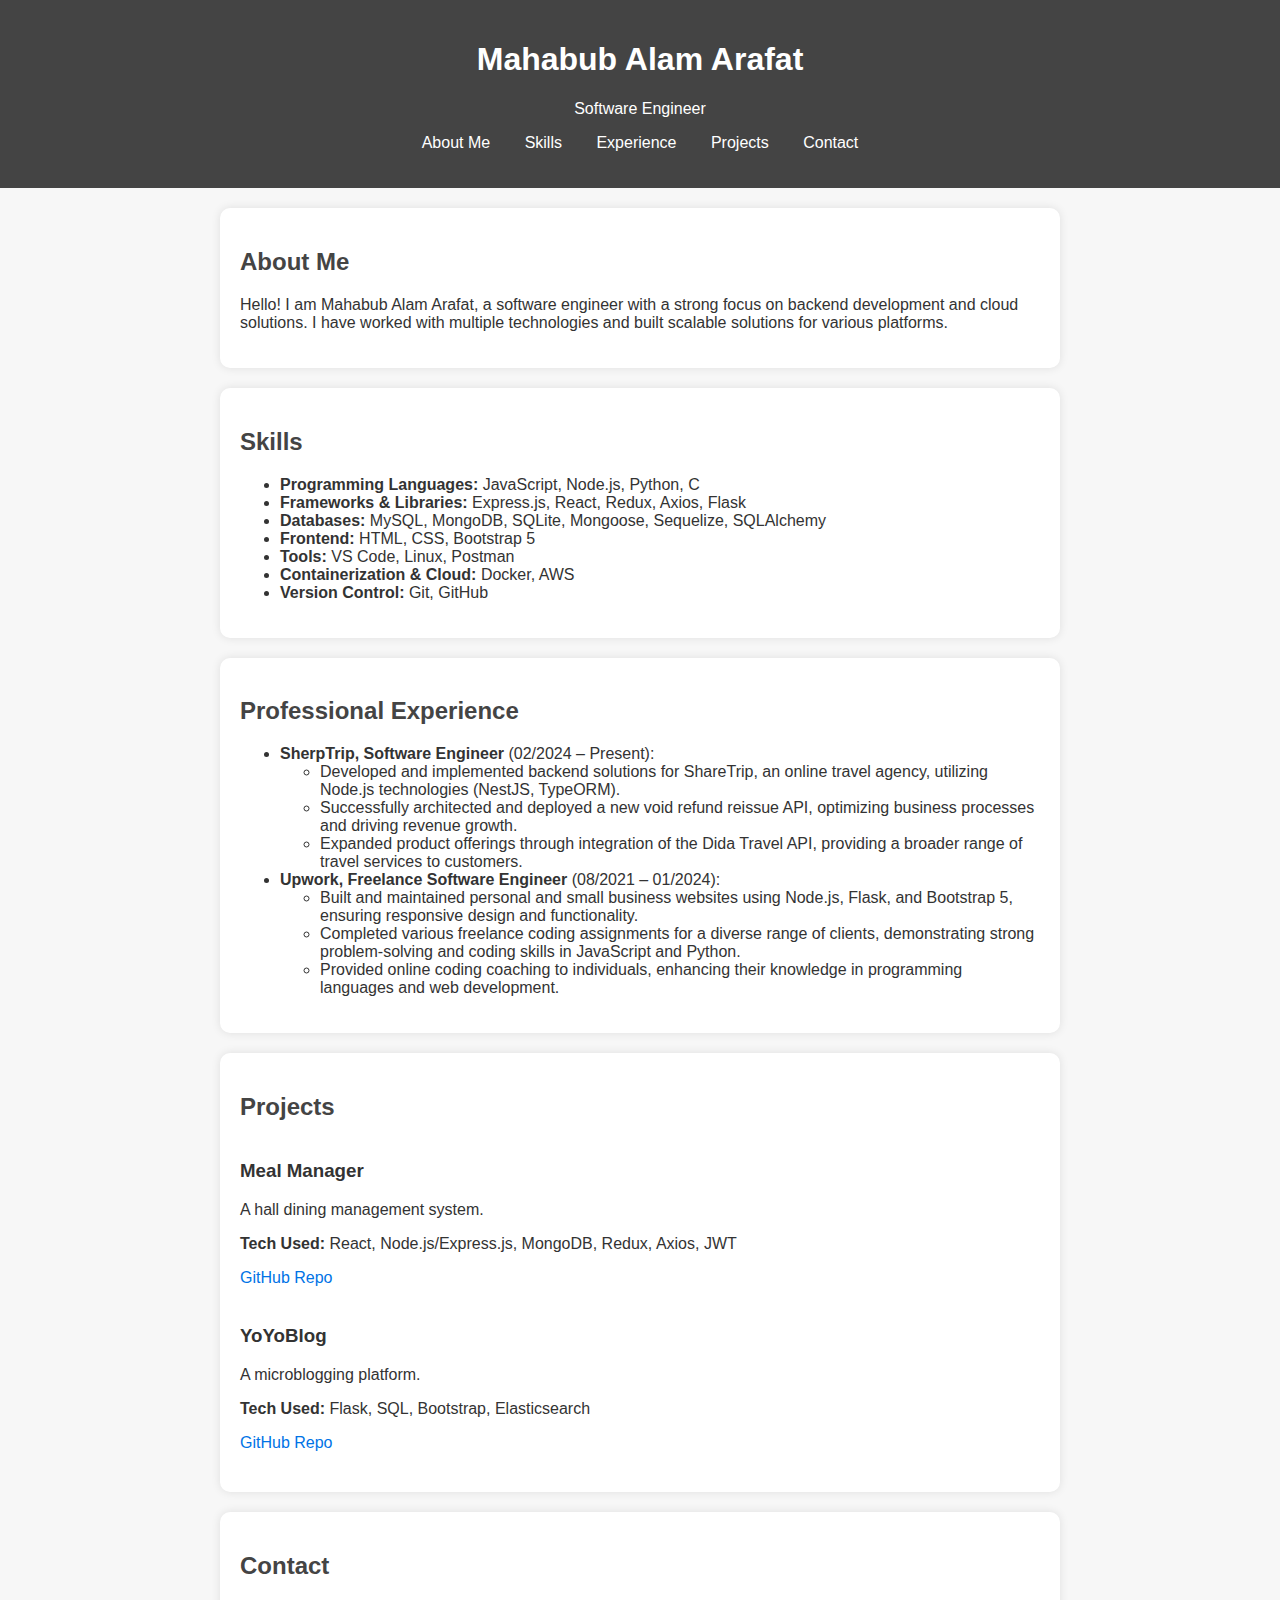
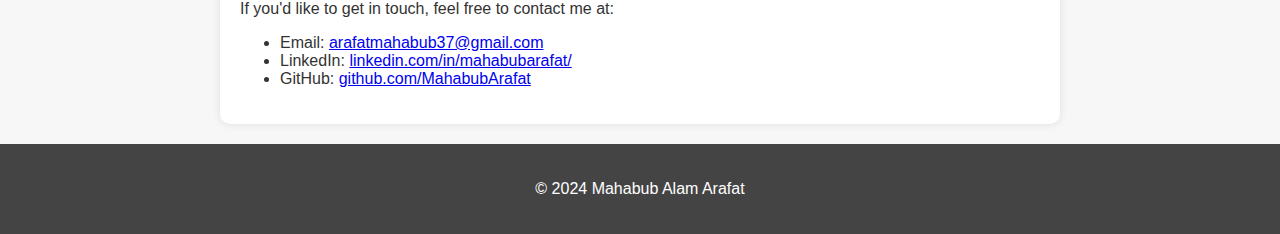
<file: index.html>
<!DOCTYPE html>
<html lang="en">
<head>
    <meta charset="UTF-8">
    <meta name="viewport" content="width=device-width, initial-scale=1.0">
    <meta name="description" content="Mahabub Alam Arafat's Portfolio">
    <title>Mahabub Alam Arafat - Portfolio</title>
    <link rel="stylesheet" href="style.css">
</head>
<body>
    <header>
        <h1>Mahabub Alam Arafat</h1>
        <p>Software Engineer</p>
        <nav>
            <ul>
                <li><a href="#about">About Me</a></li>
                <li><a href="#skills">Skills</a></li>
                <li><a href="#experience">Experience</a></li>
                <li><a href="#projects">Projects</a></li>
                <li><a href="#contact">Contact</a></li>
            </ul>
        </nav>
    </header>

    <section id="about">
        <h2>About Me</h2>
        <p>Hello! I am Mahabub Alam Arafat, a software engineer with a strong focus on backend development and cloud solutions. I have worked with multiple technologies and built scalable solutions for various platforms.</p>
    </section>

    <section id="skills">
        <h2>Skills</h2>
        <ul>
            <li><strong>Programming Languages:</strong> JavaScript, Node.js, Python, C</li>
            <li><strong>Frameworks & Libraries:</strong> Express.js, React, Redux, Axios, Flask</li>
            <li><strong>Databases:</strong> MySQL, MongoDB, SQLite, Mongoose, Sequelize, SQLAlchemy</li>
            <li><strong>Frontend:</strong> HTML, CSS, Bootstrap 5</li>
            <li><strong>Tools:</strong> VS Code, Linux, Postman</li>
            <li><strong>Containerization & Cloud:</strong> Docker, AWS</li>
            <li><strong>Version Control:</strong> Git, GitHub</li>
        </ul>
    </section>

    <!-- <section id="experience">
        <h2>Professional Experience</h2>
        <ul>
            <li><strong>SherpTrip</strong> (02/2024 – Present): Developed and deployed backend solutions, including a void refund API using Node.js, NestJS, and TypeORM.</li>
            <li><strong>Upwork</strong> (08/2021 – 01/2024): Freelanced, building websites and offering coding services using Node.js, Flask, and Bootstrap 5.</li>
        </ul>
    </section> -->
    <section id="experience">
        <h2>Professional Experience</h2>
        <ul>
            <li>
                <strong>SherpTrip, Software Engineer</strong> (02/2024 – Present):
                <ul>
                    <li>Developed and implemented backend solutions for ShareTrip, an online travel agency, utilizing Node.js technologies (NestJS, TypeORM).</li>
                    <li>Successfully architected and deployed a new void refund reissue API, optimizing business processes and driving revenue growth.</li>
                    <li>Expanded product offerings through integration of the Dida Travel API, providing a broader range of travel services to customers.</li>
                </ul>
            </li>
            <li>
                <strong>Upwork, Freelance Software Engineer</strong> (08/2021 – 01/2024):
                <ul>
                    <li>Built and maintained personal and small business websites using Node.js, Flask, and Bootstrap 5, ensuring responsive design and functionality.</li>
                    <li>Completed various freelance coding assignments for a diverse range of clients, demonstrating strong problem-solving and coding skills in JavaScript and Python.</li>
                    <li>Provided online coding coaching to individuals, enhancing their knowledge in programming languages and web development.</li>
                </ul>
            </li>
        </ul>
    </section>
    

    <section id="projects">
        <h2>Projects</h2>
        <div class="project-list">
            <div class="project">
                <h3>Meal Manager</h3>
                <p>A hall dining management system.</p>
                <p><strong>Tech Used:</strong> React, Node.js/Express.js, MongoDB, Redux, Axios, JWT</p>
                <a href="https://github.com/MahabubArafat/meal_manager" target="_blank">GitHub Repo</a>
                <!-- Add project image or more details here later -->
            </div>
            <div class="project">
                <h3>YoYoBlog</h3>
                <p>A microblogging platform.</p>
                <p><strong>Tech Used:</strong> Flask, SQL, Bootstrap, Elasticsearch</p>
                <a href="https://github.com/MahabubArafat/YoYoBlog" target="_blank">GitHub Repo</a>
                <!-- Add project image or more details here later -->
            </div>
            <!-- Additional projects can be added here -->
        </div>
    </section>

    <section id="contact">
        <h2>Contact</h2>
        <p>If you'd like to get in touch, feel free to contact me at:</p>
        <ul>
            <li>Email: <a href="mailto:arafatmahabub37@gmail.com">arafatmahabub37@gmail.com</a></li>
            <li>LinkedIn: <a href="https://www.linkedin.com/in/mahabubarafat/" target="_blank">linkedin.com/in/mahabubarafat/</a></li>
            <li>GitHub: <a href="https://github.com/MahabubArafat" target="_blank">github.com/MahabubArafat</a></li>
        </ul>
    </section>

    <footer>
        <p>© 2024 Mahabub Alam Arafat</p>
    </footer>
</body>
</html>
</file>
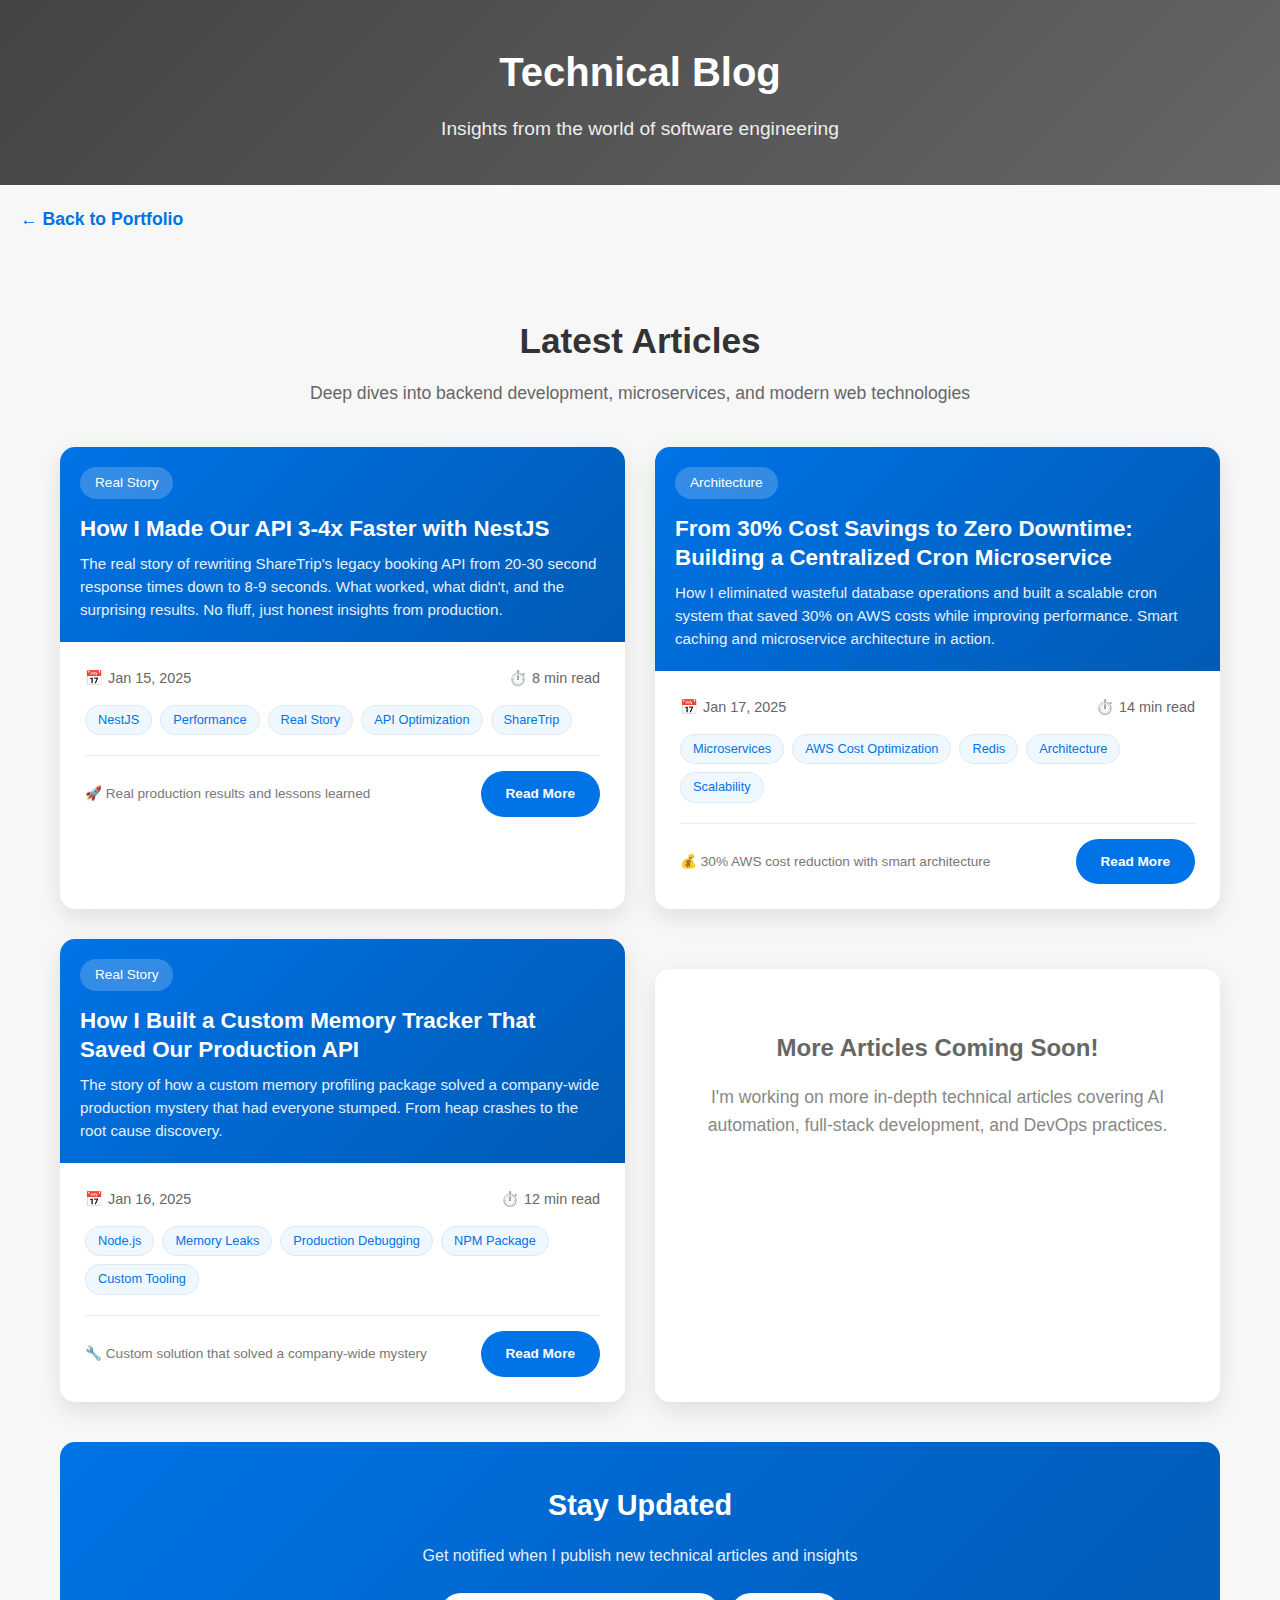
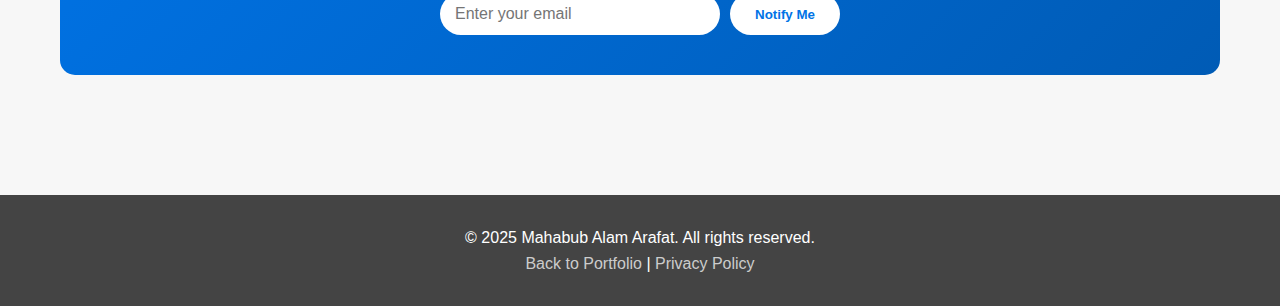
<file: blog/index.html>
<!DOCTYPE html>
<html lang="en">
<head>
    <meta charset="UTF-8">
    <meta name="viewport" content="width=device-width, initial-scale=1.0">
    <meta name="description" content="Technical blog by Mahabub Alam Arafat - Software Engineer. Deep dives into backend development, microservices, NestJS, Python, and modern web technologies.">
    <meta name="keywords" content="Mahabub Arafat blog, software engineering blog, backend development, NestJS, TypeScript, microservices, Python, Node.js">
    <meta name="author" content="Mahabub Alam Arafat">
    <meta name="robots" content="index, follow">
    
    <!-- Open Graph Meta Tags -->
    <meta property="og:title" content="Technical Blog | Mahabub Alam Arafat">
    <meta property="og:description" content="Technical blog covering backend development, microservices, and modern web technologies by Software Engineer Mahabub Alam Arafat.">
    <meta property="og:type" content="website">
    <meta property="og:url" content="https://mahabubarafat.online/blog/">
    <meta property="og:site_name" content="Mahabub Alam Arafat - Portfolio">
    
    <!-- Twitter Card Meta Tags -->
    <meta name="twitter:card" content="summary_large_image">
    <meta name="twitter:title" content="Technical Blog | Mahabub Alam Arafat">
    <meta name="twitter:description" content="Technical blog covering backend development, microservices, and modern web technologies.">
    
    <!-- Structured Data -->
    <script type="application/ld+json">
    {
      "@context": "https://schema.org",
      "@type": "Blog",
      "name": "Mahabub Alam Arafat's Technical Blog",
      "description": "Technical blog covering backend development, microservices, and modern web technologies",
      "url": "https://mahabubarafat.online/blog/",
      "author": {
        "@type": "Person",
        "name": "Mahabub Alam Arafat",
        "url": "https://mahabubarafat.online",
        "jobTitle": "Software Engineer",
        "worksFor": {
          "@type": "Organization",
          "name": "ShareTrip"
        }
      },
      "publisher": {
        "@type": "Person",
        "name": "Mahabub Alam Arafat"
      }
    }
    </script>
    
    <title>Technical Blog | Mahabub Alam Arafat - Software Engineer</title>
    <link rel="canonical" href="https://mahabubarafat.online/blog/">
    
    <!-- Google AdSense Code -->
    <meta name="google-adsense-account" content="ca-pub-6705222517983610">
    <script async src="https://pagead2.googlesyndication.com/pagead/js/adsbygoogle.js?client=ca-pub-6705222517983610"
            crossorigin="anonymous"></script>
    
    <link rel="stylesheet" href="blog_styling.css">
    

</head>
<body>
    <header>
        <div class="header-content">
            <h1>Technical Blog</h1>
            <p>Insights from the world of software engineering</p>
        </div>
    </header>

    <a href="../index.html#blog" class="back-link">← Back to Portfolio</a>

    <div class="container">
        <div class="section-title">
            <h2>Latest Articles</h2>
            <p>Deep dives into backend development, microservices, and modern web technologies</p>
        </div>

        <!-- Display Ad - Above Blog Articles -->
        <div style="text-align: center; margin: 30px 0;">
            <ins class="adsbygoogle"
                 style="display:block"
                 data-ad-client="ca-pub-6705222517983610"
                 data-ad-slot="3215730742"
                 data-ad-format="auto"
                 data-full-width-responsive="true"></ins>
            <script>
                 (adsbygoogle = window.adsbygoogle || []).push({});
            </script>
        </div>

        <div class="blog-grid">
            <!-- NestJS Performance Story -->
            <article class="blog-card" onclick="location.href='nestjs-performance-story.html'">
                <div class="blog-card-header">
                    <div class="blog-category">Real Story</div>
                    <h2>How I Made Our API 3-4x Faster with NestJS</h2>
                    <p class="blog-excerpt">The real story of rewriting ShareTrip's legacy booking API from 20-30 second response times down to 8-9 seconds. What worked, what didn't, and the surprising results. No fluff, just honest insights from production.</p>
                </div>
                <div class="blog-card-body">
                    <div class="blog-meta">
                        <div class="blog-date">
                            <span>📅</span>
                            <time datetime="2025-01-15">Jan 15, 2025</time>
                        </div>
                        <div class="read-time">
                            <span>⏱️</span>
                            <span>8 min read</span>
                        </div>
                    </div>
                    
                    <div class="blog-tags">
                        <span class="tag">NestJS</span>
                        <span class="tag">Performance</span>
                        <span class="tag">Real Story</span>
                        <span class="tag">API Optimization</span>
                        <span class="tag">ShareTrip</span>
                    </div>
                    
                    <div class="blog-stats">
                        <span>🚀 Real production results and lessons learned</span>
                        <a href="nestjs-performance-story.html" class="read-more-btn">Read More</a>
                    </div>
                </div>
            </article>

            <!-- Cron Microservice Story -->
            <article class="blog-card" onclick="location.href='cron-microservice-cost-optimization.html'">
                <div class="blog-card-header">
                    <div class="blog-category">Architecture</div>
                    <h2>From 30% Cost Savings to Zero Downtime: Building a Centralized Cron Microservice</h2>
                    <p class="blog-excerpt">How I eliminated wasteful database operations and built a scalable cron system that saved 30% on AWS costs while improving performance. Smart caching and microservice architecture in action.</p>
                </div>
                <div class="blog-card-body">
                    <div class="blog-meta">
                        <div class="blog-date">
                            <span>📅</span>
                            <time datetime="2025-01-17">Jan 17, 2025</time>
                        </div>
                        <div class="read-time">
                            <span>⏱️</span>
                            <span>14 min read</span>
                        </div>
                    </div>
                    
                    <div class="blog-tags">
                        <span class="tag">Microservices</span>
                        <span class="tag">AWS Cost Optimization</span>
                        <span class="tag">Redis</span>
                        <span class="tag">Architecture</span>
                        <span class="tag">Scalability</span>
                    </div>
                    
                    <div class="blog-stats">
                        <span>💰 30% AWS cost reduction with smart architecture</span>
                        <a href="cron-microservice-cost-optimization.html" class="read-more-btn">Read More</a>
                    </div>
                </div>
            </article>

            <!-- Memory Tracker Story -->
            <article class="blog-card" onclick="location.href='memory-tracker-production-story.html'">
                <div class="blog-card-header">
                    <div class="blog-category">Real Story</div>
                    <h2>How I Built a Custom Memory Tracker That Saved Our Production API</h2>
                    <p class="blog-excerpt">The story of how a custom memory profiling package solved a company-wide production mystery that had everyone stumped. From heap crashes to the root cause discovery.</p>
                </div>
                <div class="blog-card-body">
                    <div class="blog-meta">
                        <div class="blog-date">
                            <span>📅</span>
                            <time datetime="2025-01-16">Jan 16, 2025</time>
                        </div>
                        <div class="read-time">
                            <span>⏱️</span>
                            <span>12 min read</span>
                        </div>
                    </div>
                    
                    <div class="blog-tags">
                        <span class="tag">Node.js</span>
                        <span class="tag">Memory Leaks</span>
                        <span class="tag">Production Debugging</span>
                        <span class="tag">NPM Package</span>
                        <span class="tag">Custom Tooling</span>
                    </div>
                    
                    <div class="blog-stats">
                        <span>🔧 Custom solution that solved a company-wide mystery</span>
                        <a href="memory-tracker-production-story.html" class="read-more-btn">Read More</a>
                    </div>
                </div>
            </article>

            <!-- Placeholder for upcoming articles -->
            <div class="coming-soon">
                <h3>More Articles Coming Soon!</h3>
                <p>I'm working on more in-depth technical articles covering AI automation, full-stack development, and DevOps practices.</p>
            </div>
        </div>

        <div class="newsletter-signup">
            <h3>Stay Updated</h3>
            <p>Get notified when I publish new technical articles and insights</p>
            <form class="newsletter-form" onsubmit="handleNewsletterSignup(event)">
                <input type="email" class="newsletter-input" placeholder="Enter your email" required>
                <button type="submit" class="newsletter-btn">Notify Me</button>
            </form>
        </div>
    </div>

    <footer>
        <p>© 2025 Mahabub Alam Arafat. All rights reserved.</p>
        <p><a href="../index.html" style="color: #ccc;">Back to Portfolio</a> | <a href="../privacy-policy.html" style="color: #ccc;">Privacy Policy</a></p>
    </footer>

    <script>
        function handleNewsletterSignup(event) {
            event.preventDefault();
            const email = event.target.querySelector('input[type="email"]').value;
            
            // For now, just show an alert. In production, you'd integrate with a newsletter service
            alert(`Thanks for your interest! I'll notify you at ${email} when new articles are published. For now, feel free to connect with me on LinkedIn or follow my GitHub for updates.`);
            
            // Reset form
            event.target.reset();
        }

        // Add some interactivity for better UX
        document.addEventListener('DOMContentLoaded', function() {
            // Add smooth scrolling
            document.querySelectorAll('a[href^="#"]').forEach(anchor => {
                anchor.addEventListener('click', function (e) {
                    e.preventDefault();
                    document.querySelector(this.getAttribute('href')).scrollIntoView({
                        behavior: 'smooth'
                    });
                });
            });

            // Add loading animation for blog cards
            const blogCards = document.querySelectorAll('.blog-card');
            blogCards.forEach((card, index) => {
                card.style.opacity = '0';
                card.style.transform = 'translateY(20px)';
                
                setTimeout(() => {
                    card.style.transition = 'opacity 0.6s ease, transform 0.6s ease';
                    card.style.opacity = '1';
                    card.style.transform = 'translateY(0)';
                }, index * 200);
            });
        });
    </script>
</body>
</html>
</file>
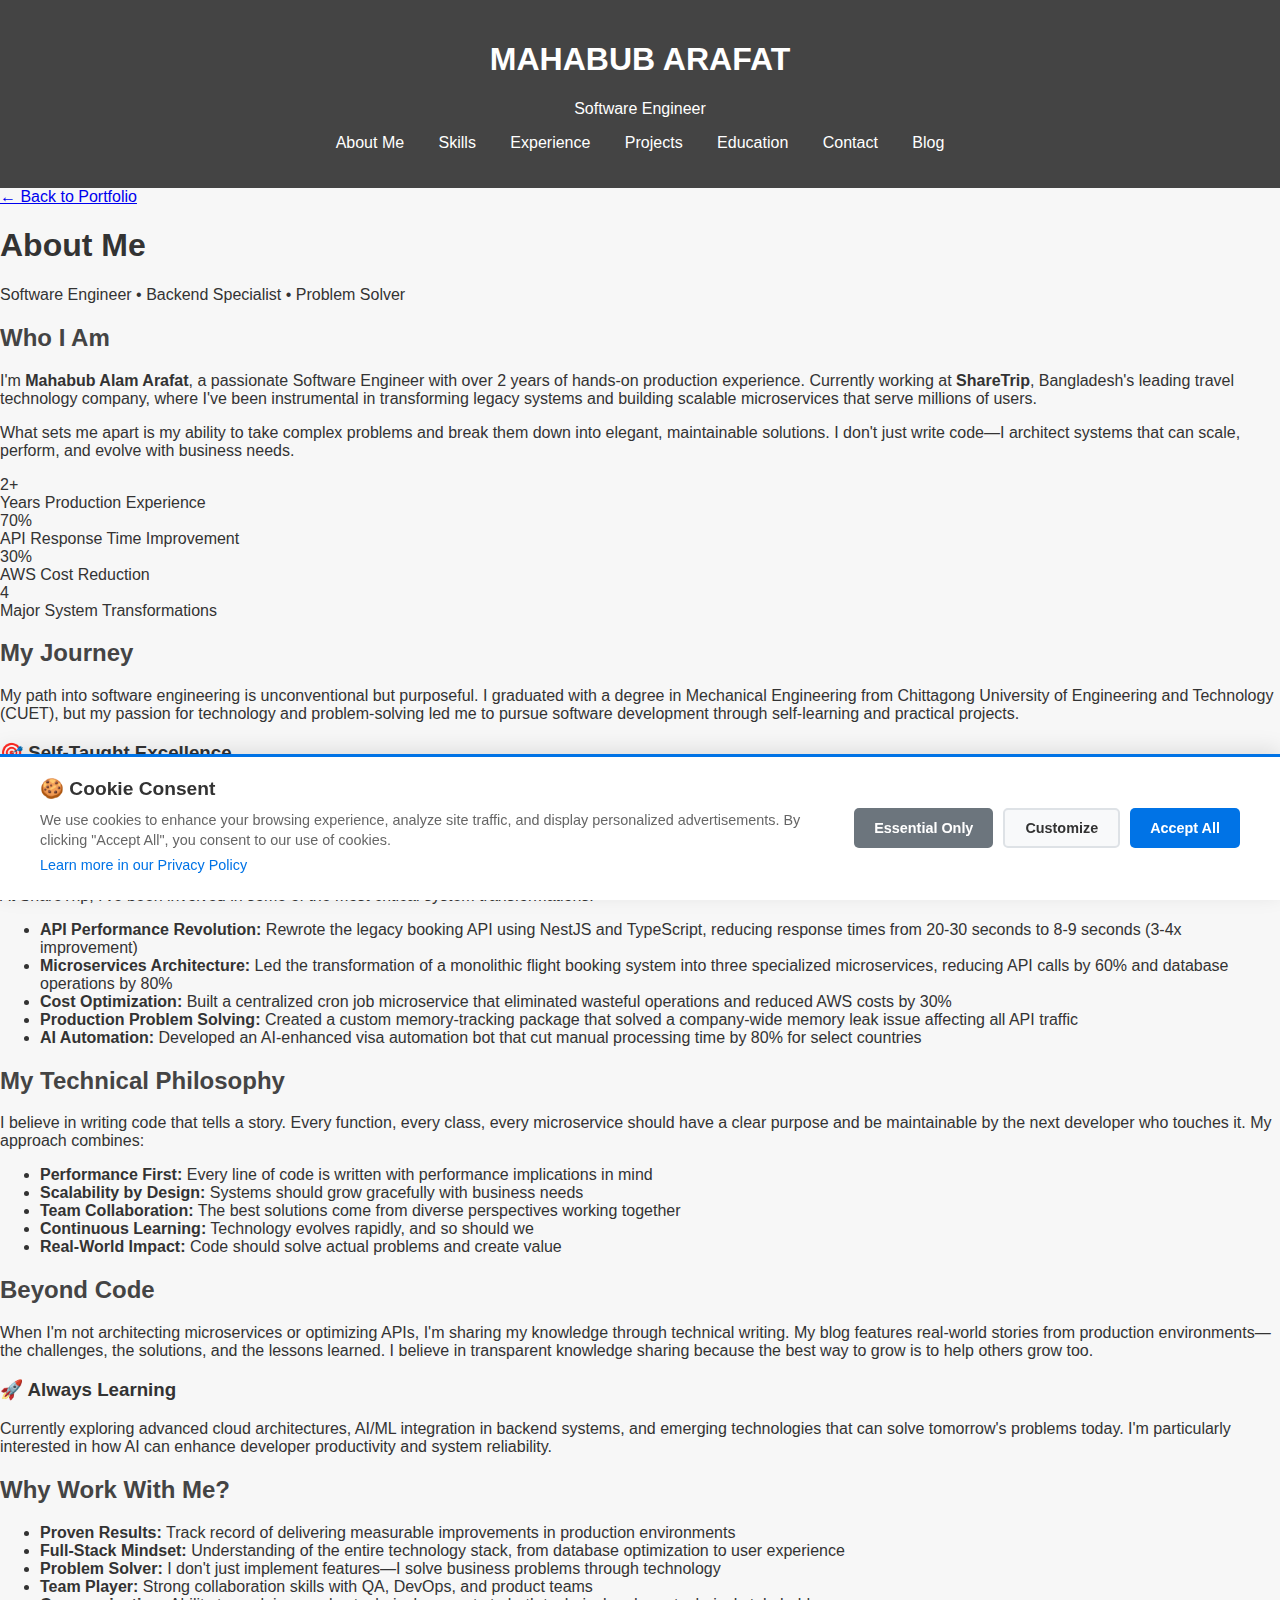
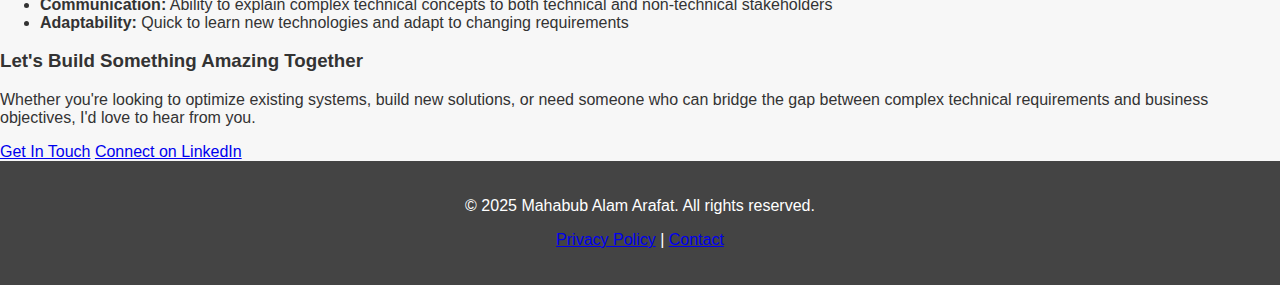
<file: about.html>
<!DOCTYPE html>
<html lang="en">
<head>
    <meta charset="UTF-8">
    <meta name="viewport" content="width=device-width, initial-scale=1.0">
    <meta name="description" content="About Mahabub Alam Arafat - Software Engineer with 2+ years of production experience at ShareTrip. Learn about my journey, expertise, and passion for backend development.">
    <meta name="keywords" content="About Mahabub Arafat, Software Engineer, Backend Developer, ShareTrip, NestJS expert, Full Stack Developer, Dhaka Bangladesh">
    <meta name="author" content="Mahabub Alam Arafat">
    <meta name="robots" content="index, follow">
    
    <!-- Open Graph Meta Tags -->
    <meta property="og:title" content="About Mahabub Alam Arafat - Software Engineer">
    <meta property="og:description" content="Learn about Mahabub Alam Arafat, Software Engineer with 2+ years of production experience specializing in backend development and microservices.">
    <meta property="og:type" content="website">
    <meta property="og:url" content="https://mahabubarafat.online/about.html">
    <meta property="og:site_name" content="Mahabub Alam Arafat - Portfolio">
    
    <title>About Me | Mahabub Alam Arafat - Software Engineer</title>
    <link rel="canonical" href="https://mahabubarafat.online/about.html">
    
    <!-- Google AdSense Code -->
    <meta name="google-adsense-account" content="ca-pub-6705222517983610">
    <script async src="https://pagead2.googlesyndication.com/pagead/js/adsbygoogle.js?client=ca-pub-6705222517983610"
            crossorigin="anonymous"></script>
    
    <link rel="stylesheet" href="style.css">
    

</head>
<body>
    <header role="banner">
        <h1>MAHABUB ARAFAT</h1>
        <p>Software Engineer</p>
        <nav role="navigation" aria-label="Main navigation">
            <ul>                
                <li><a href="index.html#about" aria-label="About Mahabub Alam Arafat">About Me</a></li>
                <li><a href="index.html#skills" aria-label="Technical skills and expertise">Skills</a></li>
                <li><a href="index.html#experience" aria-label="Professional work experience">Experience</a></li>
                <li><a href="index.html#projects" aria-label="Portfolio projects">Projects</a></li>
                <li><a href="index.html#education" aria-label="Educational background">Education</a></li>
                <li><a href="contact.html" aria-label="Contact information">Contact</a></li>
                <li><a href="blog/" aria-label="Technical blog posts">Blog</a></li>
            </ul>
        </nav>
    </header>

    <main role="main">
        <div class="page-container">
            <a href="index.html" class="back-link">← Back to Portfolio</a>
            
            <div class="page-header">
                <h1>About Me</h1>
                <p class="subtitle">Software Engineer • Backend Specialist • Problem Solver</p>
            </div>

            <div class="page-content">
                <h2>Who I Am</h2>
                <p>I'm <strong>Mahabub Alam Arafat</strong>, a passionate Software Engineer with over 2 years of hands-on production experience. Currently working at <strong>ShareTrip</strong>, Bangladesh's leading travel technology company, where I've been instrumental in transforming legacy systems and building scalable microservices that serve millions of users.</p>

                <p>What sets me apart is my ability to take complex problems and break them down into elegant, maintainable solutions. I don't just write code—I architect systems that can scale, perform, and evolve with business needs.</p>

                <div class="stats-grid">
                    <div class="stat-item">
                        <div class="stat-number">2+</div>
                        <div class="stat-label">Years Production Experience</div>
                    </div>
                    <div class="stat-item">
                        <div class="stat-number">70%</div>
                        <div class="stat-label">API Response Time Improvement</div>
                    </div>
                    <div class="stat-item">
                        <div class="stat-number">30%</div>
                        <div class="stat-label">AWS Cost Reduction</div>
                    </div>
                    <div class="stat-item">
                        <div class="stat-number">4</div>
                        <div class="stat-label">Major System Transformations</div>
                    </div>
                </div>

                <h2>My Journey</h2>
                <p>My path into software engineering is unconventional but purposeful. I graduated with a degree in Mechanical Engineering from Chittagong University of Engineering and Technology (CUET), but my passion for technology and problem-solving led me to pursue software development through self-learning and practical projects.</p>

                <div class="highlight-box">
                    <h3>🎯 Self-Taught Excellence</h3>
                    <p>I believe in learning by doing. Every skill I've acquired, from NestJS to microservices architecture, came from diving deep into real-world problems and building solutions that matter. This approach has given me a unique perspective on software development—I understand not just the "how" but the "why" behind every technical decision.</p>
                </div>

                <h2>What I Do</h2>
                <p>At ShareTrip, I've been involved in some of the most critical system transformations:</p>

                <ul>
                    <li><strong>API Performance Revolution:</strong> Rewrote the legacy booking API using NestJS and TypeScript, reducing response times from 20-30 seconds to 8-9 seconds (3-4x improvement)</li>
                    <li><strong>Microservices Architecture:</strong> Led the transformation of a monolithic flight booking system into three specialized microservices, reducing API calls by 60% and database operations by 80%</li>
                    <li><strong>Cost Optimization:</strong> Built a centralized cron job microservice that eliminated wasteful operations and reduced AWS costs by 30%</li>
                    <li><strong>Production Problem Solving:</strong> Created a custom memory-tracking package that solved a company-wide memory leak issue affecting all API traffic</li>
                    <li><strong>AI Automation:</strong> Developed an AI-enhanced visa automation bot that cut manual processing time by 80% for select countries</li>
                </ul>

                <h2>My Technical Philosophy</h2>
                <p>I believe in writing code that tells a story. Every function, every class, every microservice should have a clear purpose and be maintainable by the next developer who touches it. My approach combines:</p>

                <ul>
                    <li><strong>Performance First:</strong> Every line of code is written with performance implications in mind</li>
                    <li><strong>Scalability by Design:</strong> Systems should grow gracefully with business needs</li>
                    <li><strong>Team Collaboration:</strong> The best solutions come from diverse perspectives working together</li>
                    <li><strong>Continuous Learning:</strong> Technology evolves rapidly, and so should we</li>
                    <li><strong>Real-World Impact:</strong> Code should solve actual problems and create value</li>
                </ul>

                <h2>Beyond Code</h2>
                <p>When I'm not architecting microservices or optimizing APIs, I'm sharing my knowledge through technical writing. My blog features real-world stories from production environments—the challenges, the solutions, and the lessons learned. I believe in transparent knowledge sharing because the best way to grow is to help others grow too.</p>

                <div class="highlight-box">
                    <h3>🚀 Always Learning</h3>
                    <p>Currently exploring advanced cloud architectures, AI/ML integration in backend systems, and emerging technologies that can solve tomorrow's problems today. I'm particularly interested in how AI can enhance developer productivity and system reliability.</p>
                </div>

                <h2>Why Work With Me?</h2>
                <ul>
                    <li><strong>Proven Results:</strong> Track record of delivering measurable improvements in production environments</li>
                    <li><strong>Full-Stack Mindset:</strong> Understanding of the entire technology stack, from database optimization to user experience</li>
                    <li><strong>Problem Solver:</strong> I don't just implement features—I solve business problems through technology</li>
                    <li><strong>Team Player:</strong> Strong collaboration skills with QA, DevOps, and product teams</li>
                    <li><strong>Communication:</strong> Ability to explain complex technical concepts to both technical and non-technical stakeholders</li>
                    <li><strong>Adaptability:</strong> Quick to learn new technologies and adapt to changing requirements</li>
                </ul>

                <div class="contact-cta">
                    <h3>Let's Build Something Amazing Together</h3>
                    <p>Whether you're looking to optimize existing systems, build new solutions, or need someone who can bridge the gap between complex technical requirements and business objectives, I'd love to hear from you.</p>
                    <div class="cta-buttons">
                        <a href="contact.html" class="cta-btn primary">Get In Touch</a>
                        <a href="https://linkedin.com/in/mahabubarafat" target="_blank" class="cta-btn primary">Connect on LinkedIn</a>
                    </div>
                </div>
            </div>
        </div>
    </main>

    <footer role="contentinfo">
        <p>© 2025 Mahabub Alam Arafat. All rights reserved.</p>
        <p><a href="privacy-policy.html" class="footer-link">Privacy Policy</a> | <a href="contact.html" class="footer-link">Contact</a></p>
    </footer>

    <script src="cookie-consent.js"></script>
</body>
</html>
</file>
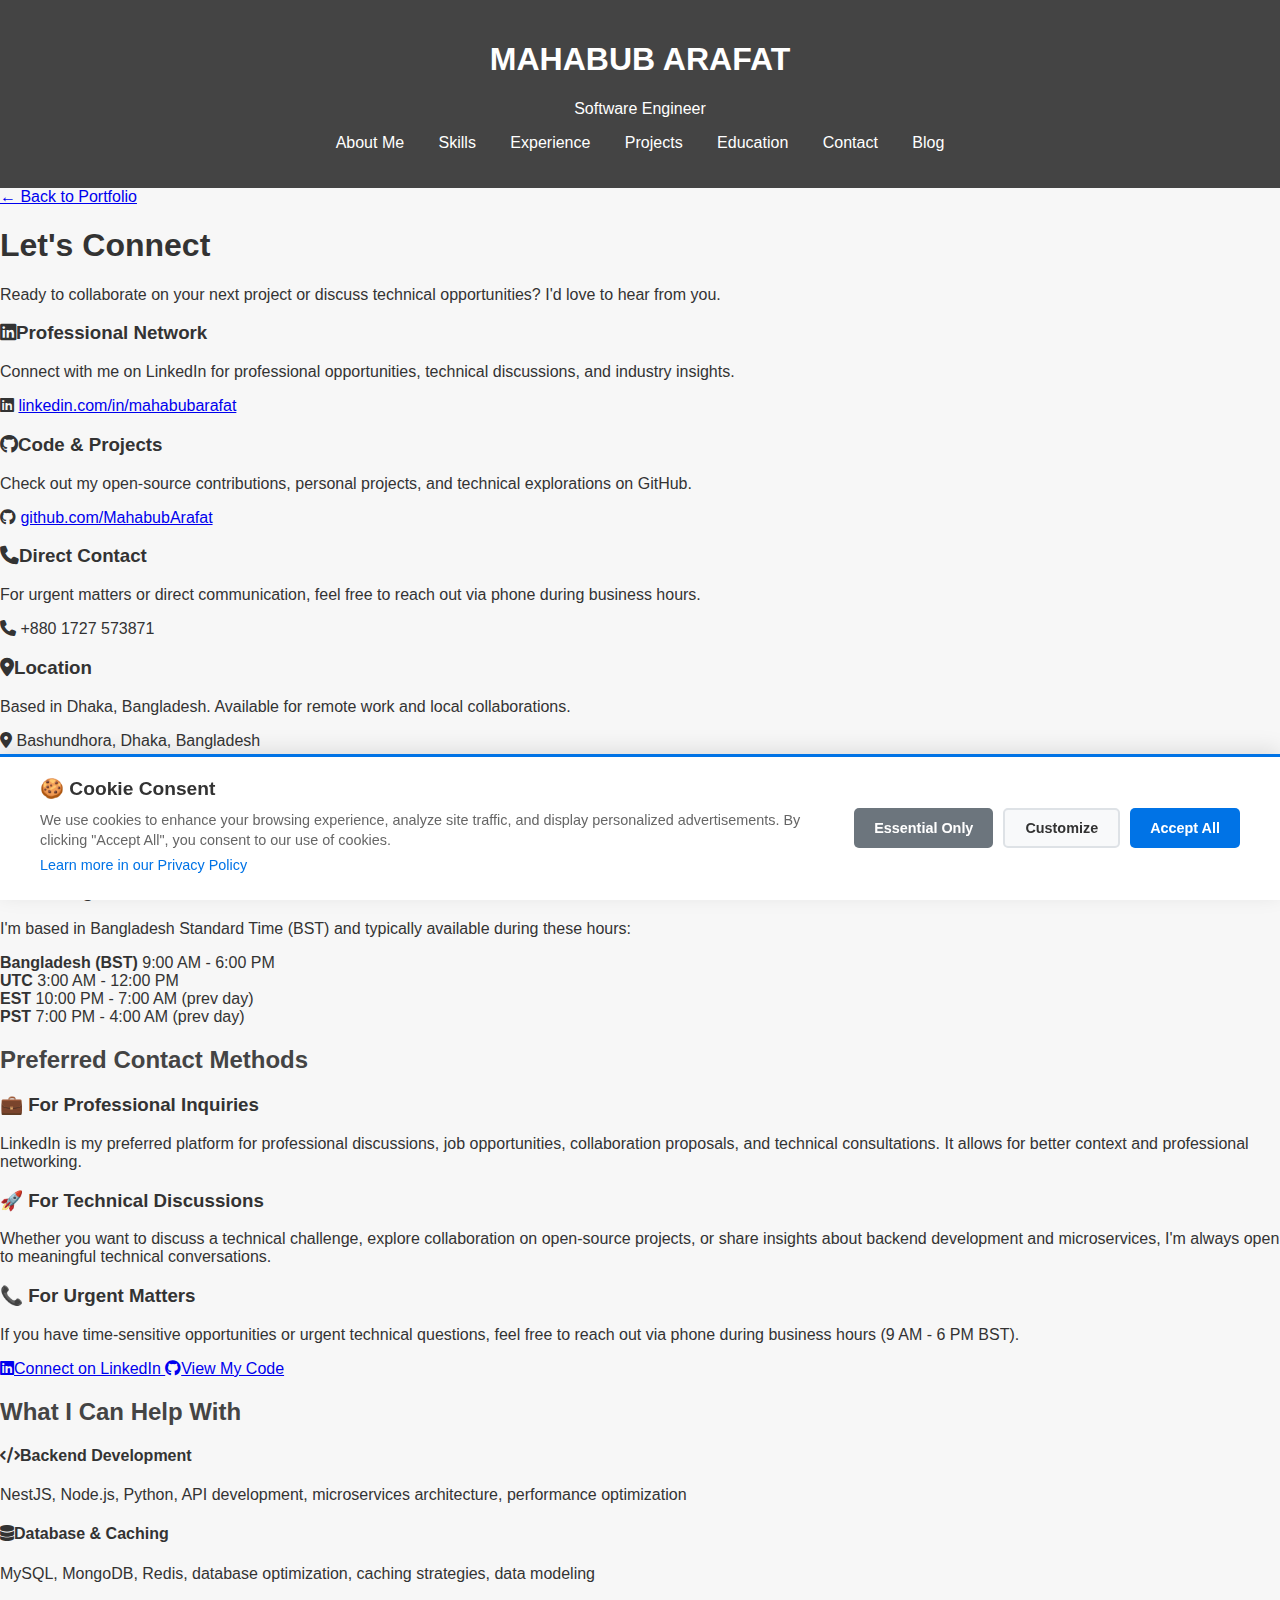
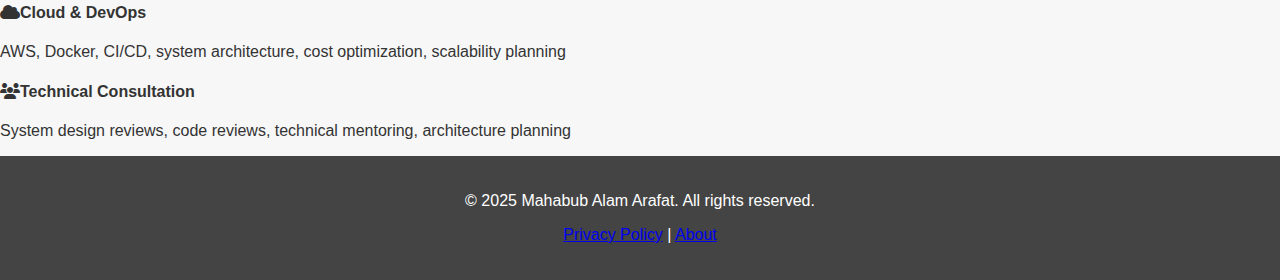
<file: contact.html>
<!DOCTYPE html>
<html lang="en">
<head>
    <meta charset="UTF-8">
    <meta name="viewport" content="width=device-width, initial-scale=1.0">
    <meta name="description" content="Contact Mahabub Alam Arafat - Software Engineer. Get in touch for collaboration opportunities, technical consultation, or professional inquiries.">
    <meta name="keywords" content="Contact Mahabub Arafat, Software Engineer contact, backend developer hire, NestJS consultant, technical consultation">
    <meta name="author" content="Mahabub Alam Arafat">
    <meta name="robots" content="index, follow">
    
    <!-- Open Graph Meta Tags -->
    <meta property="og:title" content="Contact Mahabub Alam Arafat - Software Engineer">
    <meta property="og:description" content="Get in touch with Mahabub Alam Arafat for collaboration opportunities, technical consultation, or professional inquiries.">
    <meta property="og:type" content="website">
    <meta property="og:url" content="https://mahabubarafat.online/contact.html">
    <meta property="og:site_name" content="Mahabub Alam Arafat - Portfolio">
    
    <title>Contact Me | Mahabub Alam Arafat - Software Engineer</title>
    <link rel="canonical" href="https://mahabubarafat.online/contact.html">
    
    <!-- Google AdSense Code -->
    <meta name="google-adsense-account" content="ca-pub-6705222517983610">
    <script async src="https://pagead2.googlesyndication.com/pagead/js/adsbygoogle.js?client=ca-pub-6705222517983610"
            crossorigin="anonymous"></script>
    
    <link rel="stylesheet" href="style.css">
    

    
    <!-- Font Awesome Icons -->
    <link rel="stylesheet" href="https://cdnjs.cloudflare.com/ajax/libs/font-awesome/6.5.0/css/all.min.css">
</head>
<body>
    <header role="banner">
        <h1>MAHABUB ARAFAT</h1>
        <p>Software Engineer</p>
        <nav role="navigation" aria-label="Main navigation">
            <ul>                
                <li><a href="index.html#about" aria-label="About Mahabub Alam Arafat">About Me</a></li>
                <li><a href="index.html#skills" aria-label="Technical skills and expertise">Skills</a></li>
                <li><a href="index.html#experience" aria-label="Professional work experience">Experience</a></li>
                <li><a href="index.html#projects" aria-label="Portfolio projects">Projects</a></li>
                <li><a href="index.html#education" aria-label="Educational background">Education</a></li>
                <li><a href="contact.html" aria-label="Contact information">Contact</a></li>
                <li><a href="blog/" aria-label="Technical blog posts">Blog</a></li>
            </ul>
        </nav>
    </header>

    <main role="main">
        <div class="page-container">
            <a href="index.html" class="back-link">← Back to Portfolio</a>
            
            <div class="page-header">
                <h1>Let's Connect</h1>
                <p class="subtitle">Ready to collaborate on your next project or discuss technical opportunities? I'd love to hear from you.</p>
            </div>

            <div class="contact-grid">
                <div class="contact-card">
                    <h3><i class="fab fa-linkedin icon-linkedin icon-margin"></i>Professional Network</h3>
                    <p>Connect with me on LinkedIn for professional opportunities, technical discussions, and industry insights.</p>
                    
                    <div class="contact-method">
                        <i class="fab fa-linkedin"></i>
                        <a href="https://linkedin.com/in/mahabubarafat" target="_blank">linkedin.com/in/mahabubarafat</a>
                    </div>
                </div>

                <div class="contact-card">
                    <h3><i class="fab fa-github icon-github icon-margin"></i>Code & Projects</h3>
                    <p>Check out my open-source contributions, personal projects, and technical explorations on GitHub.</p>
                    
                    <div class="contact-method">
                        <i class="fab fa-github"></i>
                        <a href="https://github.com/MahabubArafat" target="_blank">github.com/MahabubArafat</a>
                    </div>
                </div>

                <div class="contact-card">
                    <h3><i class="fas fa-phone icon-phone icon-margin"></i>Direct Contact</h3>
                    <p>For urgent matters or direct communication, feel free to reach out via phone during business hours.</p>
                    
                    <div class="contact-method">
                        <i class="fas fa-phone"></i>
                        <span>+880 1727 573871</span>
                    </div>
                </div>

                <div class="contact-card">
                    <h3><i class="fas fa-map-marker-alt icon-location icon-margin"></i>Location</h3>
                    <p>Based in Dhaka, Bangladesh. Available for remote work and local collaborations.</p>
                    
                    <div class="contact-method">
                        <i class="fas fa-map-marker-alt"></i>
                        <span>Bashundhora, Dhaka, Bangladesh</span>
                    </div>
                </div>

                <div class="contact-card availability-card">
                    <h3><i class="fas fa-clock icon-margin"></i>Availability Status</h3>
                    
                    <div class="availability-status">
                        <div class="status-dot"></div>
                        <span>Currently Available for New Opportunities</span>
                    </div>
                    
                    <div class="response-time">
                        <p><strong>Response Time:</strong> I typically respond to professional inquiries within 24-48 hours during weekdays.</p>
                    </div>
                </div>
            </div>

            <div class="location-info">
                <h3><i class="fas fa-globe icon-globe icon-margin"></i>Working Hours & Time Zone</h3>
                <p>I'm based in Bangladesh Standard Time (BST) and typically available during these hours:</p>
                
                <div class="timezone-info">
                    <div class="timezone-item">
                        <strong>Bangladesh (BST)</strong>
                        <span>9:00 AM - 6:00 PM</span>
                    </div>
                    <div class="timezone-item">
                        <strong>UTC</strong>
                        <span>3:00 AM - 12:00 PM</span>
                    </div>
                    <div class="timezone-item">
                        <strong>EST</strong>
                        <span>10:00 PM - 7:00 AM (prev day)</span>
                    </div>
                    <div class="timezone-item">
                        <strong>PST</strong>
                        <span>7:00 PM - 4:00 AM (prev day)</span>
                    </div>
                </div>
            </div>

            <div class="page-content">
                <h2>Preferred Contact Methods</h2>
                
                <div class="highlight-box">
                    <h3>💼 For Professional Inquiries</h3>
                    <p>LinkedIn is my preferred platform for professional discussions, job opportunities, collaboration proposals, and technical consultations. It allows for better context and professional networking.</p>
                    
                    <h3>🚀 For Technical Discussions</h3>
                    <p>Whether you want to discuss a technical challenge, explore collaboration on open-source projects, or share insights about backend development and microservices, I'm always open to meaningful technical conversations.</p>
                    
                    <h3>📞 For Urgent Matters</h3>
                    <p>If you have time-sensitive opportunities or urgent technical questions, feel free to reach out via phone during business hours (9 AM - 6 PM BST).</p>
                </div>

                <div class="cta-buttons">
                    <a href="https://linkedin.com/in/mahabubarafat" target="_blank" class="contact-btn primary">
                        <i class="fab fa-linkedin icon-margin-small"></i>Connect on LinkedIn
                    </a>
                    <a href="https://github.com/MahabubArafat" target="_blank" class="contact-btn secondary">
                        <i class="fab fa-github icon-margin-small"></i>View My Code
                    </a>
                </div>
            </div>

            <!-- Display Ad -->
            <div class="ad-container">
                <ins class="adsbygoogle"
                     style="display:block"
                     data-ad-client="ca-pub-6705222517983610"
                     data-ad-slot="3215730742"
                     data-ad-format="auto"
                     data-full-width-responsive="true"></ins>
                <script>
                     (adsbygoogle = window.adsbygoogle || []).push({});
                </script>
            </div>

            <div class="page-content">
                <h2>What I Can Help With</h2>
                
                <div class="stats-grid">
                    <div class="stat-item">
                        <h4 class="icon-code"><i class="fas fa-code icon-margin-small"></i>Backend Development</h4>
                        <p>NestJS, Node.js, Python, API development, microservices architecture, performance optimization</p>
                    </div>
                    
                    <div class="stat-item">
                        <h4 class="icon-database"><i class="fas fa-database icon-margin-small"></i>Database & Caching</h4>
                        <p>MySQL, MongoDB, Redis, database optimization, caching strategies, data modeling</p>
                    </div>
                    
                    <div class="stat-item">
                        <h4 class="icon-cloud"><i class="fas fa-cloud icon-margin-small"></i>Cloud & DevOps</h4>
                        <p>AWS, Docker, CI/CD, system architecture, cost optimization, scalability planning</p>
                    </div>
                    
                    <div class="stat-item">
                        <h4 class="icon-users"><i class="fas fa-users icon-margin-small"></i>Technical Consultation</h4>
                        <p>System design reviews, code reviews, technical mentoring, architecture planning</p>
                    </div>
                </div>
            </div>
        </div>
    </main>

    <footer role="contentinfo">
        <p>© 2025 Mahabub Alam Arafat. All rights reserved.</p>
        <p><a href="privacy-policy.html" class="footer-link">Privacy Policy</a> | <a href="about.html" class="footer-link">About</a></p>
    </footer>

    <script src="cookie-consent.js"></script>
</body>
</html>
</file>
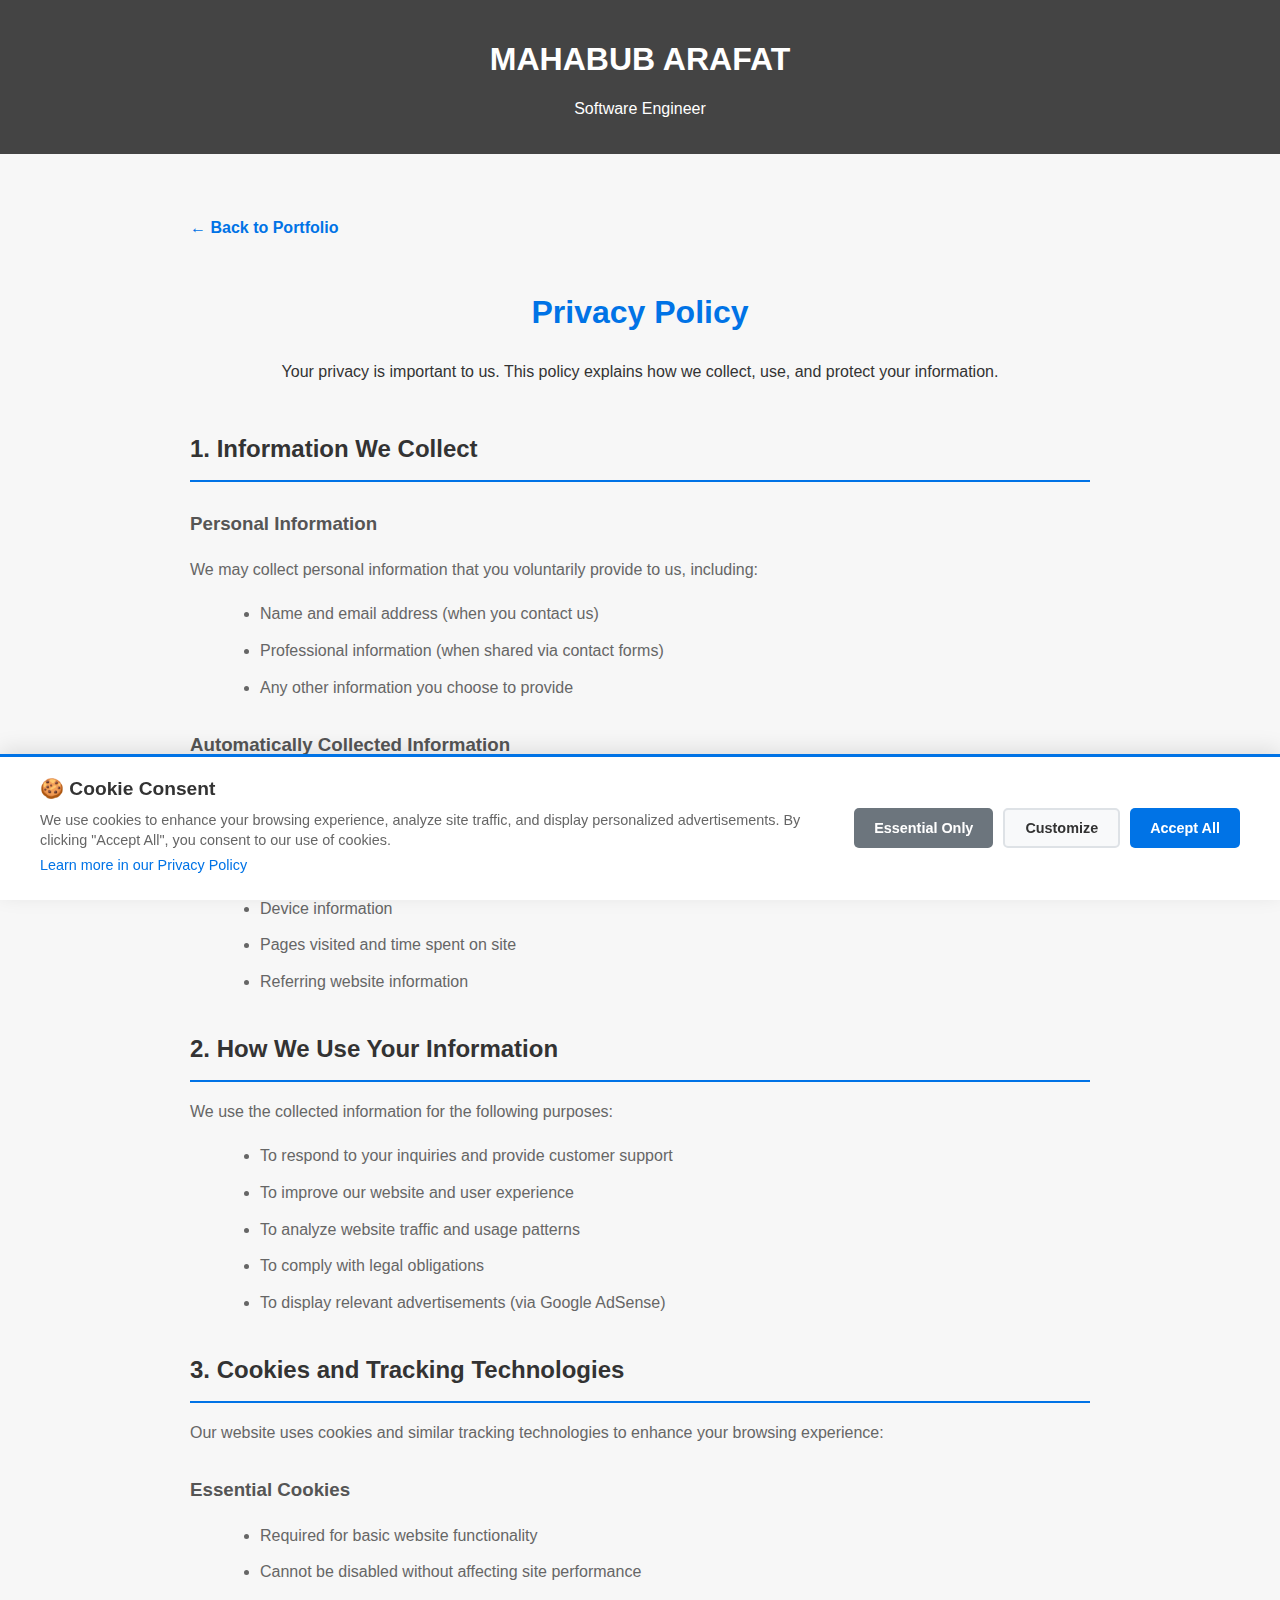
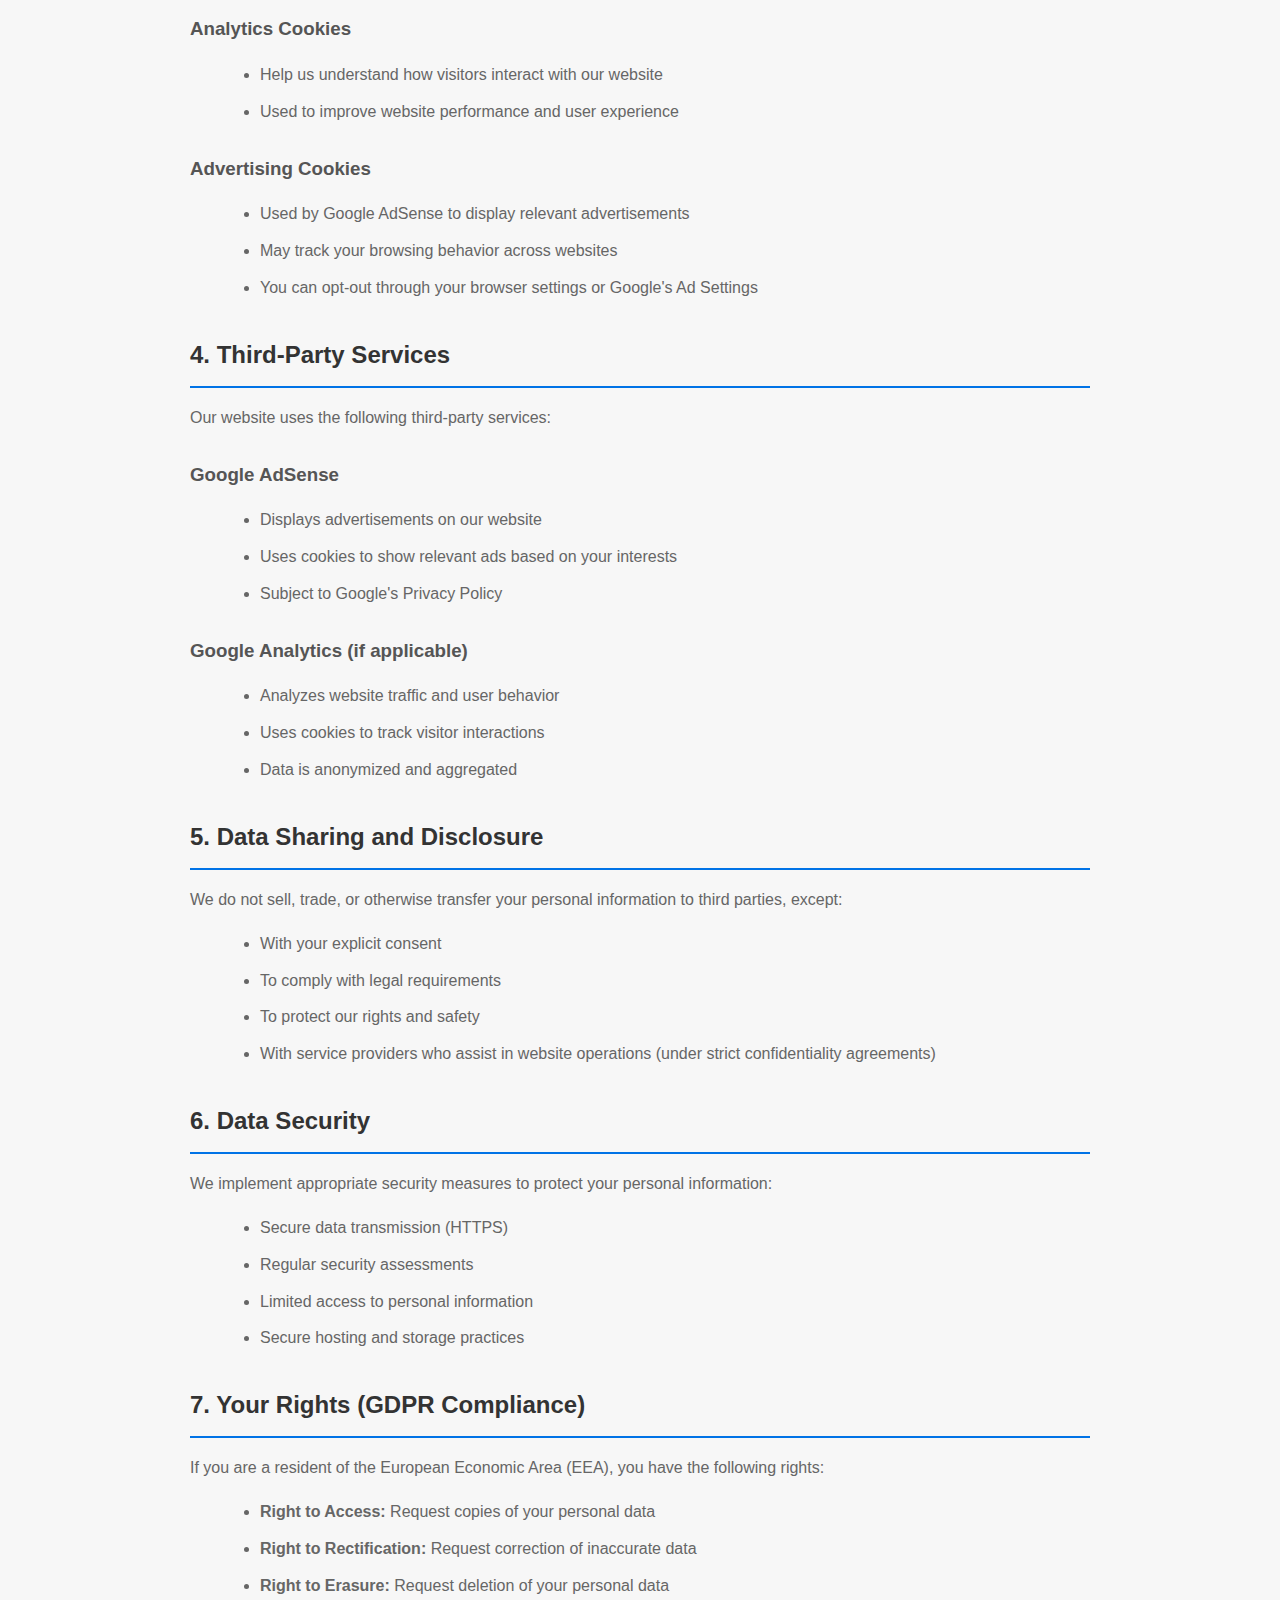
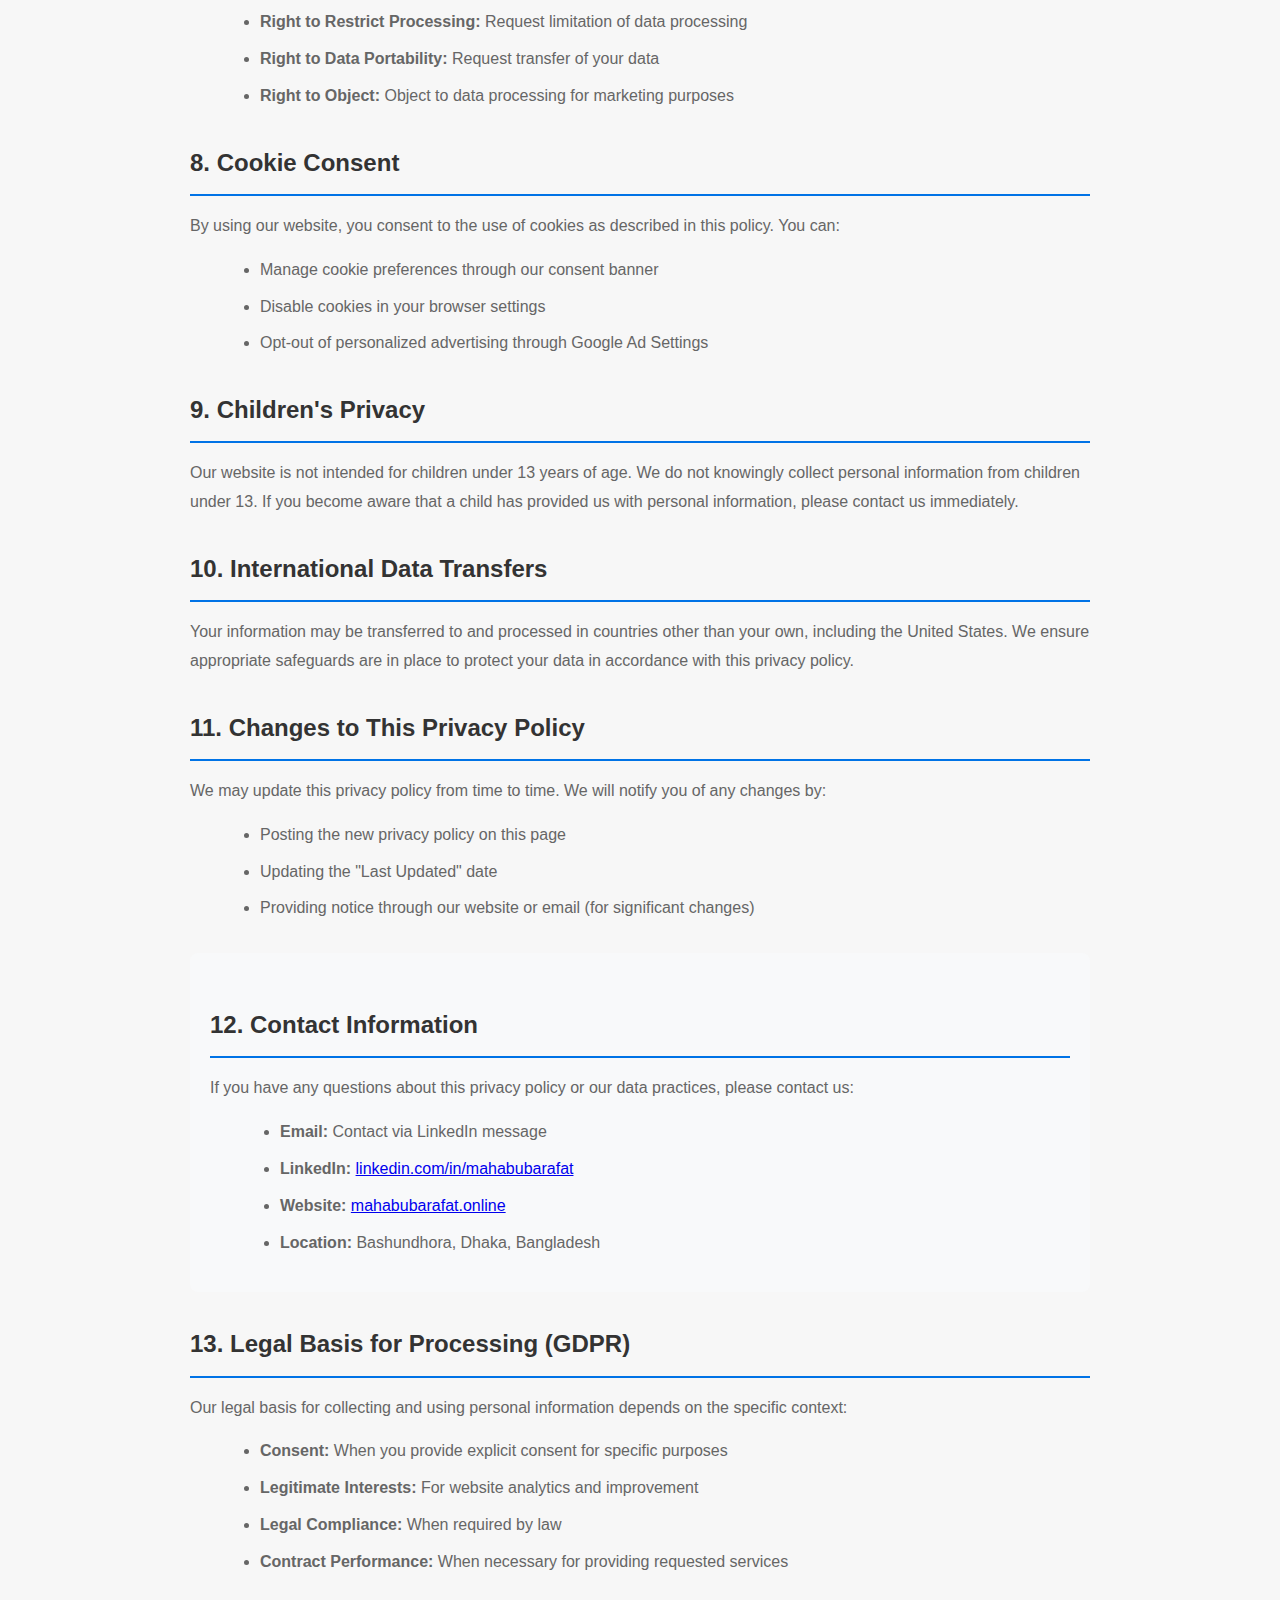
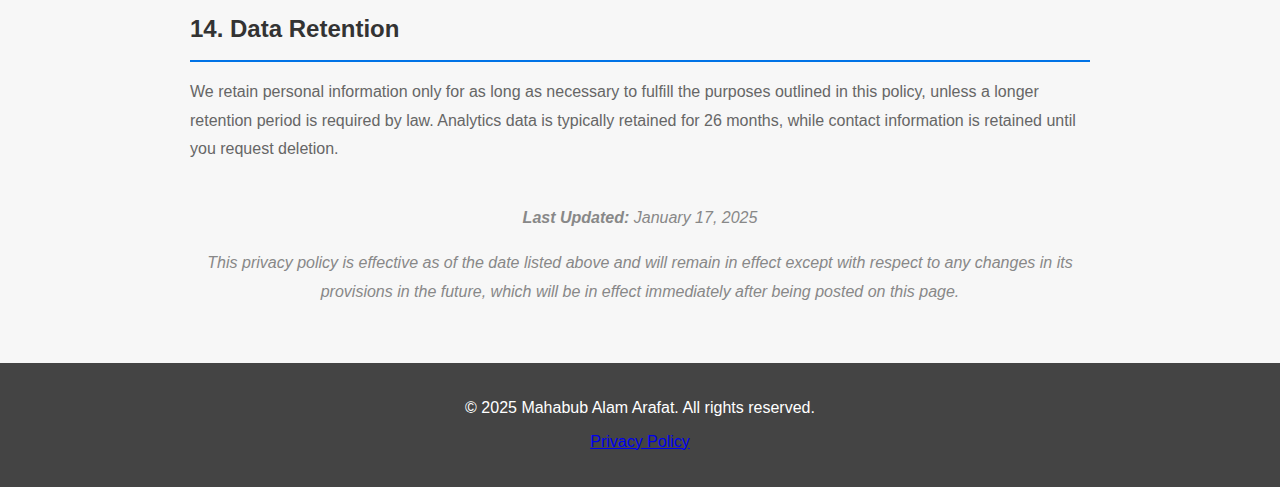
<file: privacy-policy.html>
<!DOCTYPE html>
<html lang="en">
<head>
    <meta charset="UTF-8">
    <meta name="viewport" content="width=device-width, initial-scale=1.0">
    <meta name="description" content="Privacy Policy for Mahabub Alam Arafat's portfolio website. Learn how we collect, use, and protect your personal information.">
    <meta name="keywords" content="privacy policy, data protection, cookies, GDPR, personal information">
    <meta name="author" content="Mahabub Alam Arafat">
    <meta name="robots" content="index, follow">
    
    <!-- Open Graph Meta Tags -->
    <meta property="og:title" content="Privacy Policy | Mahabub Alam Arafat">
    <meta property="og:description" content="Privacy Policy for Mahabub Alam Arafat's portfolio website.">
    <meta property="og:type" content="website">
    <meta property="og:url" content="https://mahabubarafat.online/privacy-policy.html">
    <meta property="og:site_name" content="Mahabub Alam Arafat - Portfolio">
    
    <title>Privacy Policy | Mahabub Alam Arafat</title>
    <link rel="canonical" href="https://mahabubarafat.online/privacy-policy.html">
    
    <!-- Google AdSense Code -->
    <meta name="google-adsense-account" content="ca-pub-6705222517983610">
    <script async src="https://pagead2.googlesyndication.com/pagead/js/adsbygoogle.js?client=ca-pub-6705222517983610"
            crossorigin="anonymous"></script>
    
    <link rel="stylesheet" href="style.css">
    
    <style>
        .privacy-container {
            max-width: 900px;
            margin: 0 auto;
            padding: 40px 20px;
            line-height: 1.8;
        }
        
        .privacy-header {
            text-align: center;
            margin-bottom: 40px;
        }
        
        .privacy-header h1 {
            color: #0073e6;
            margin-bottom: 10px;
        }
        
        .privacy-content h2 {
            color: #333;
            margin: 30px 0 15px 0;
            padding-bottom: 10px;
            border-bottom: 2px solid #0073e6;
        }
        
        .privacy-content h3 {
            color: #555;
            margin: 25px 0 10px 0;
        }
        
        .privacy-content p {
            margin-bottom: 15px;
            color: #666;
        }
        
        .privacy-content ul {
            margin: 15px 0 15px 30px;
        }
        
        .privacy-content li {
            margin-bottom: 8px;
            color: #666;
        }
        
        .contact-info {
            background: #f8f9fa;
            padding: 20px;
            border-radius: 8px;
            margin: 30px 0;
        }
        
        .last-updated {
            font-style: italic;
            color: #888;
            text-align: center;
            margin-top: 40px;
        }
        
        .back-link {
            display: inline-block;
            margin: 20px 0;
            color: #0073e6;
            text-decoration: none;
            font-weight: bold;
        }
        
        .back-link:hover {
            text-decoration: underline;
        }
    </style>
</head>
<body>
    <header role="banner">
        <h1>MAHABUB ARAFAT</h1>
        <p>Software Engineer</p>
    </header>

    <main role="main">
        <div class="privacy-container">
            <a href="index.html" class="back-link">← Back to Portfolio</a>
            
            <div class="privacy-header">
                <h1>Privacy Policy</h1>
                <p>Your privacy is important to us. This policy explains how we collect, use, and protect your information.</p>
            </div>

            <div class="privacy-content">
                <h2>1. Information We Collect</h2>
                
                <h3>Personal Information</h3>
                <p>We may collect personal information that you voluntarily provide to us, including:</p>
                <ul>
                    <li>Name and email address (when you contact us)</li>
                    <li>Professional information (when shared via contact forms)</li>
                    <li>Any other information you choose to provide</li>
                </ul>

                <h3>Automatically Collected Information</h3>
                <p>When you visit our website, we automatically collect certain information, including:</p>
                <ul>
                    <li>IP address and location data</li>
                    <li>Browser type and version</li>
                    <li>Device information</li>
                    <li>Pages visited and time spent on site</li>
                    <li>Referring website information</li>
                </ul>

                <h2>2. How We Use Your Information</h2>
                <p>We use the collected information for the following purposes:</p>
                <ul>
                    <li>To respond to your inquiries and provide customer support</li>
                    <li>To improve our website and user experience</li>
                    <li>To analyze website traffic and usage patterns</li>
                    <li>To comply with legal obligations</li>
                    <li>To display relevant advertisements (via Google AdSense)</li>
                </ul>

                <h2>3. Cookies and Tracking Technologies</h2>
                <p>Our website uses cookies and similar tracking technologies to enhance your browsing experience:</p>
                
                <h3>Essential Cookies</h3>
                <ul>
                    <li>Required for basic website functionality</li>
                    <li>Cannot be disabled without affecting site performance</li>
                </ul>

                <h3>Analytics Cookies</h3>
                <ul>
                    <li>Help us understand how visitors interact with our website</li>
                    <li>Used to improve website performance and user experience</li>
                </ul>

                <h3>Advertising Cookies</h3>
                <ul>
                    <li>Used by Google AdSense to display relevant advertisements</li>
                    <li>May track your browsing behavior across websites</li>
                    <li>You can opt-out through your browser settings or Google's Ad Settings</li>
                </ul>

                <h2>4. Third-Party Services</h2>
                <p>Our website uses the following third-party services:</p>

                <h3>Google AdSense</h3>
                <ul>
                    <li>Displays advertisements on our website</li>
                    <li>Uses cookies to show relevant ads based on your interests</li>
                    <li>Subject to Google's Privacy Policy</li>
                </ul>

                <h3>Google Analytics (if applicable)</h3>
                <ul>
                    <li>Analyzes website traffic and user behavior</li>
                    <li>Uses cookies to track visitor interactions</li>
                    <li>Data is anonymized and aggregated</li>
                </ul>

                <h2>5. Data Sharing and Disclosure</h2>
                <p>We do not sell, trade, or otherwise transfer your personal information to third parties, except:</p>
                <ul>
                    <li>With your explicit consent</li>
                    <li>To comply with legal requirements</li>
                    <li>To protect our rights and safety</li>
                    <li>With service providers who assist in website operations (under strict confidentiality agreements)</li>
                </ul>

                <h2>6. Data Security</h2>
                <p>We implement appropriate security measures to protect your personal information:</p>
                <ul>
                    <li>Secure data transmission (HTTPS)</li>
                    <li>Regular security assessments</li>
                    <li>Limited access to personal information</li>
                    <li>Secure hosting and storage practices</li>
                </ul>

                <h2>7. Your Rights (GDPR Compliance)</h2>
                <p>If you are a resident of the European Economic Area (EEA), you have the following rights:</p>
                <ul>
                    <li><strong>Right to Access:</strong> Request copies of your personal data</li>
                    <li><strong>Right to Rectification:</strong> Request correction of inaccurate data</li>
                    <li><strong>Right to Erasure:</strong> Request deletion of your personal data</li>
                    <li><strong>Right to Restrict Processing:</strong> Request limitation of data processing</li>
                    <li><strong>Right to Data Portability:</strong> Request transfer of your data</li>
                    <li><strong>Right to Object:</strong> Object to data processing for marketing purposes</li>
                </ul>

                <h2>8. Cookie Consent</h2>
                <p>By using our website, you consent to the use of cookies as described in this policy. You can:</p>
                <ul>
                    <li>Manage cookie preferences through our consent banner</li>
                    <li>Disable cookies in your browser settings</li>
                    <li>Opt-out of personalized advertising through Google Ad Settings</li>
                </ul>

                <h2>9. Children's Privacy</h2>
                <p>Our website is not intended for children under 13 years of age. We do not knowingly collect personal information from children under 13. If you become aware that a child has provided us with personal information, please contact us immediately.</p>

                <h2>10. International Data Transfers</h2>
                <p>Your information may be transferred to and processed in countries other than your own, including the United States. We ensure appropriate safeguards are in place to protect your data in accordance with this privacy policy.</p>

                <h2>11. Changes to This Privacy Policy</h2>
                <p>We may update this privacy policy from time to time. We will notify you of any changes by:</p>
                <ul>
                    <li>Posting the new privacy policy on this page</li>
                    <li>Updating the "Last Updated" date</li>
                    <li>Providing notice through our website or email (for significant changes)</li>
                </ul>

                <div class="contact-info">
                    <h2>12. Contact Information</h2>
                    <p>If you have any questions about this privacy policy or our data practices, please contact us:</p>
                    <ul>
                        <li><strong>Email:</strong> Contact via LinkedIn message</li>
                        <li><strong>LinkedIn:</strong> <a href="https://linkedin.com/in/mahabubarafat" target="_blank">linkedin.com/in/mahabubarafat</a></li>
                        <li><strong>Website:</strong> <a href="https://mahabubarafat.online">mahabubarafat.online</a></li>
                        <li><strong>Location:</strong> Bashundhora, Dhaka, Bangladesh</li>
                    </ul>
                </div>

                <h2>13. Legal Basis for Processing (GDPR)</h2>
                <p>Our legal basis for collecting and using personal information depends on the specific context:</p>
                <ul>
                    <li><strong>Consent:</strong> When you provide explicit consent for specific purposes</li>
                    <li><strong>Legitimate Interests:</strong> For website analytics and improvement</li>
                    <li><strong>Legal Compliance:</strong> When required by law</li>
                    <li><strong>Contract Performance:</strong> When necessary for providing requested services</li>
                </ul>

                <h2>14. Data Retention</h2>
                <p>We retain personal information only for as long as necessary to fulfill the purposes outlined in this policy, unless a longer retention period is required by law. Analytics data is typically retained for 26 months, while contact information is retained until you request deletion.</p>
            </div>

            <div class="last-updated">
                <p><strong>Last Updated:</strong> January 17, 2025</p>
                <p>This privacy policy is effective as of the date listed above and will remain in effect except with respect to any changes in its provisions in the future, which will be in effect immediately after being posted on this page.</p>
            </div>
        </div>
    </main>

    <footer role="contentinfo">
        <p>© 2025 Mahabub Alam Arafat. All rights reserved.</p>
        <p><a href="privacy-policy.html" class="footer-link">Privacy Policy</a></p>
    </footer>
    <script src="cookie-consent.js"></script>
</body>
</html>
</file>
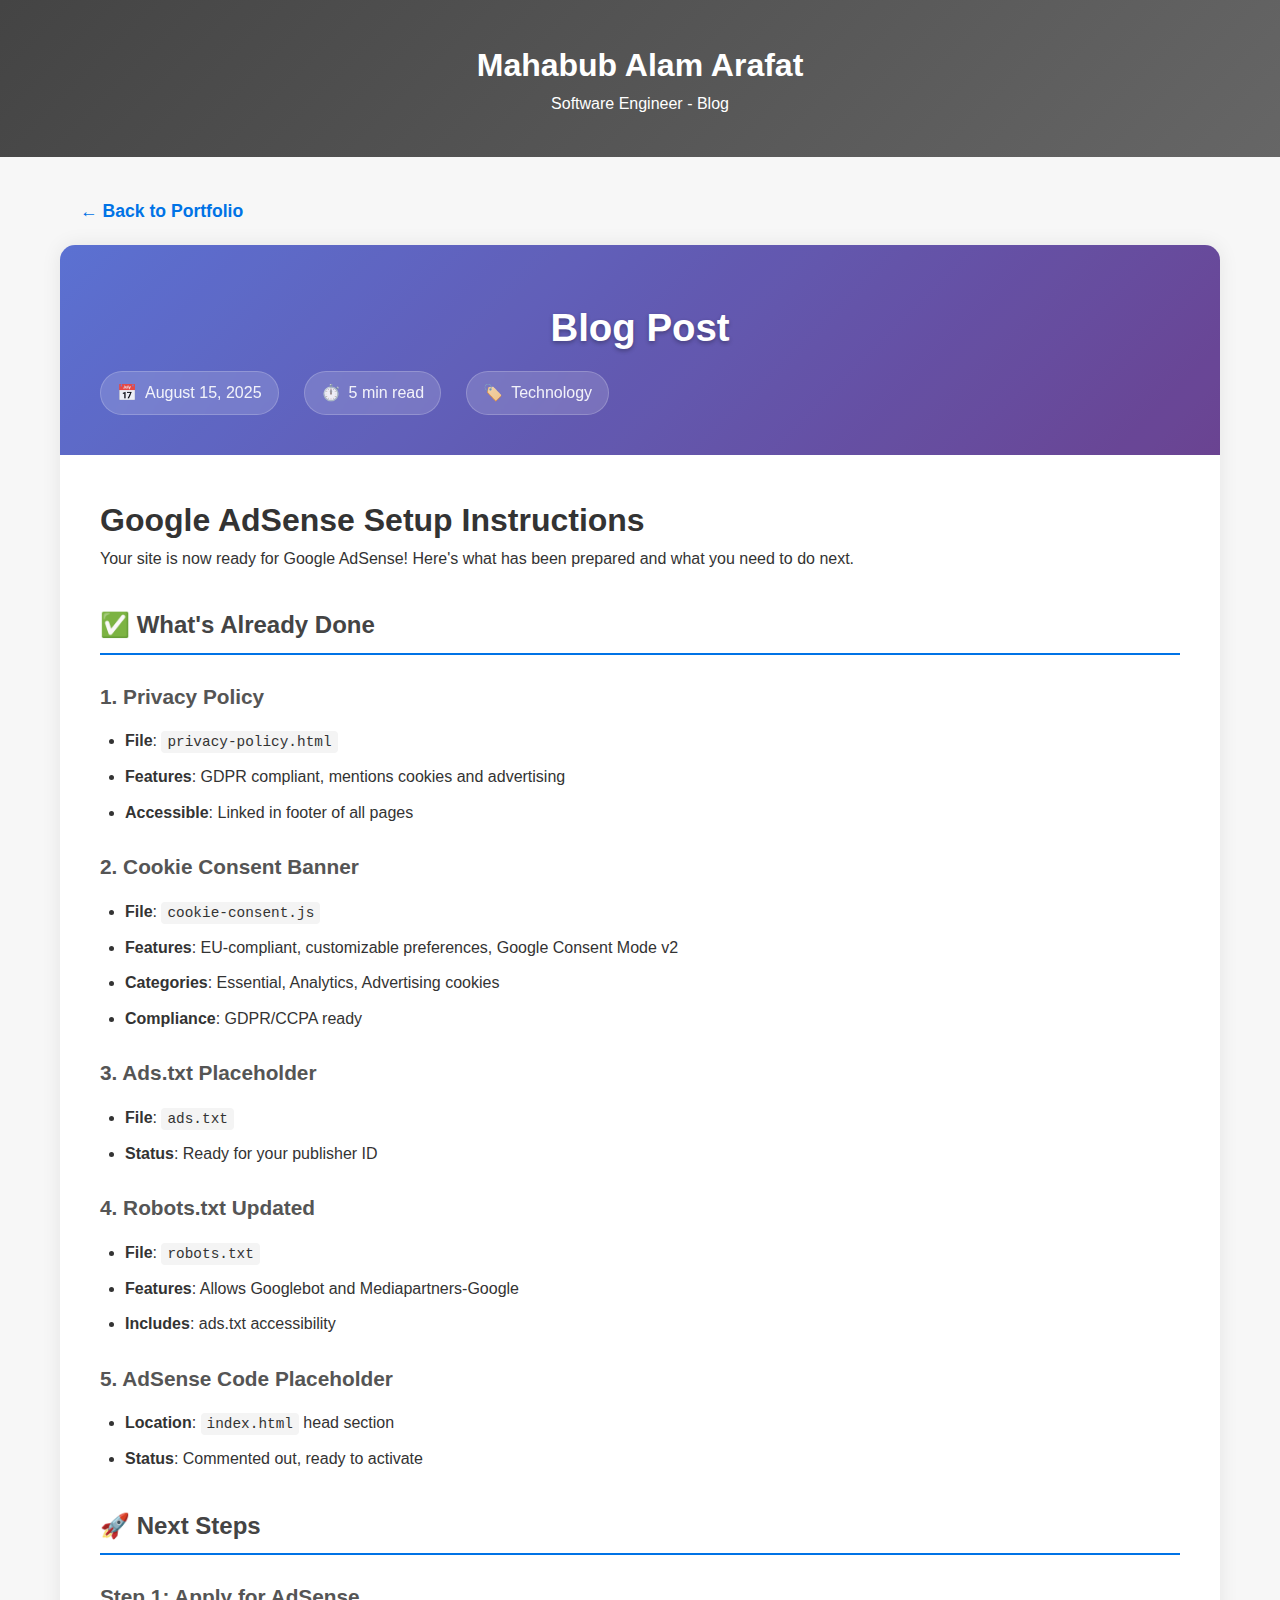
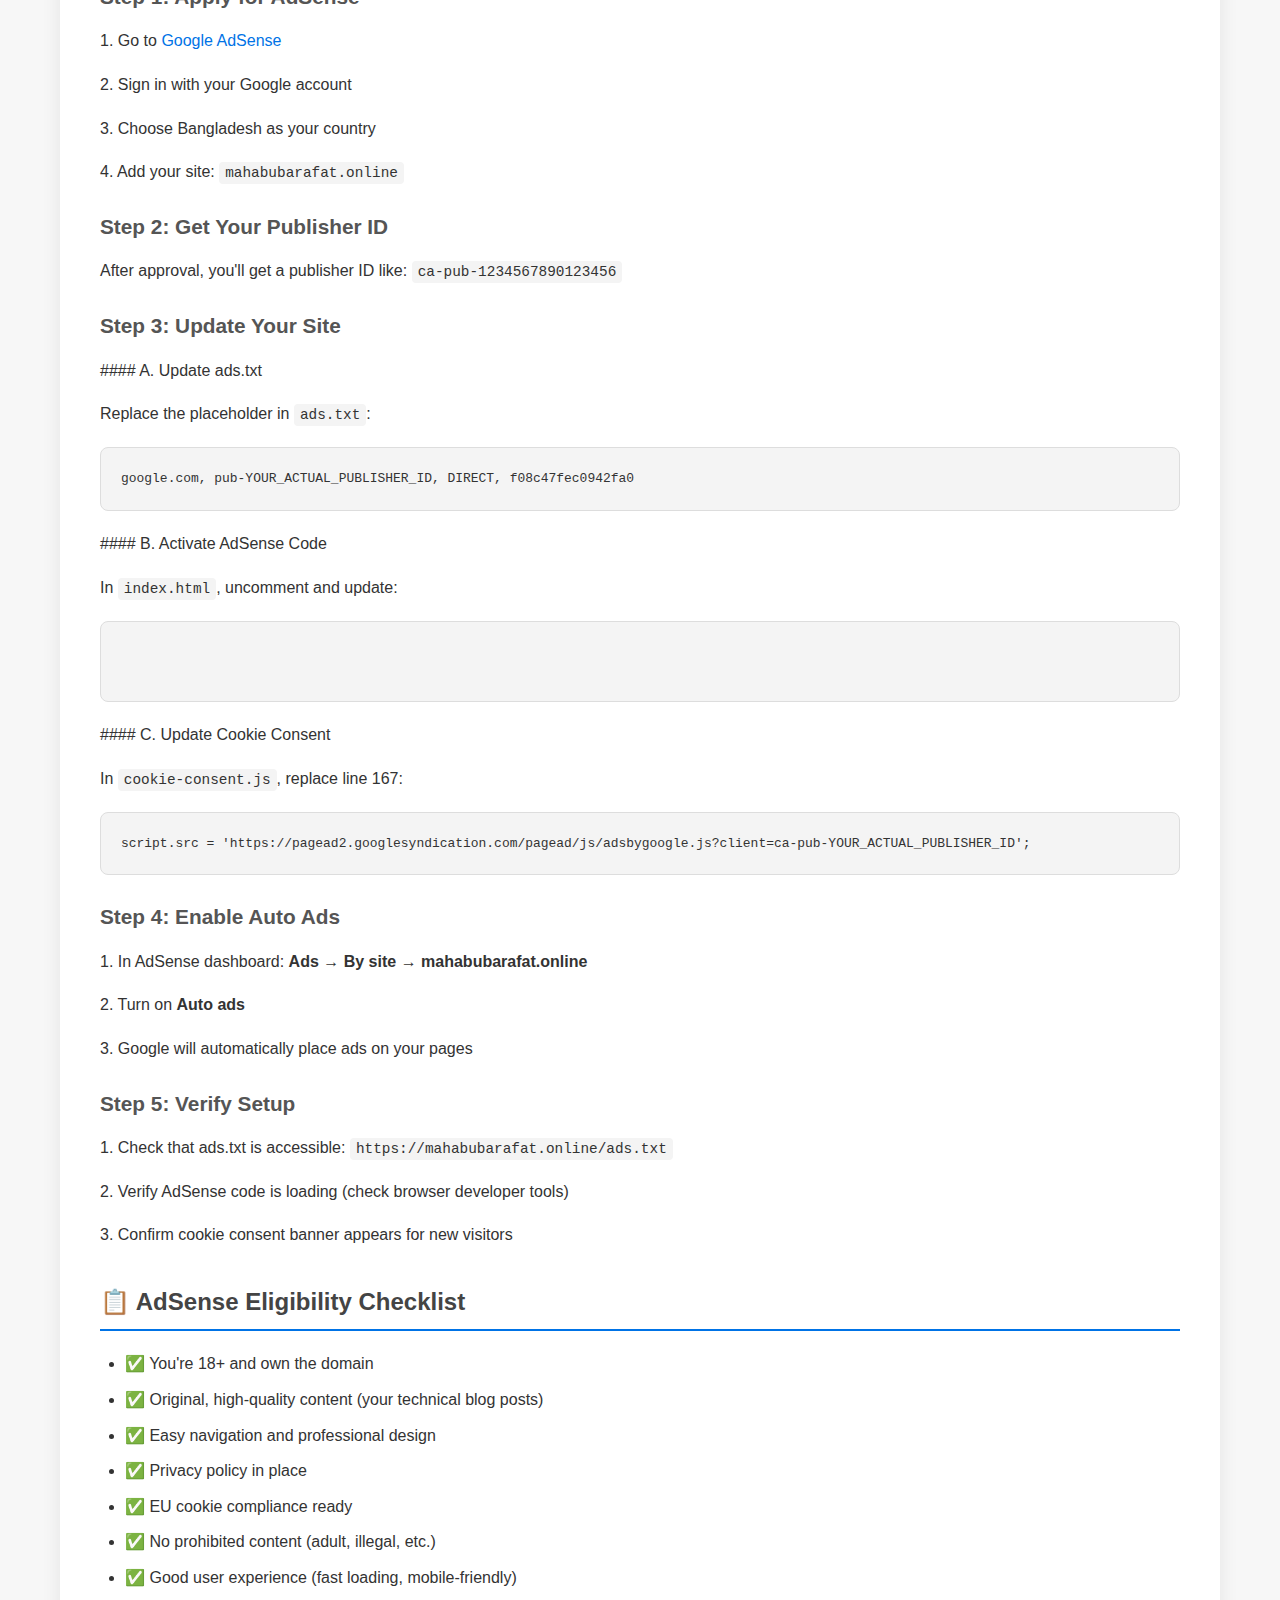
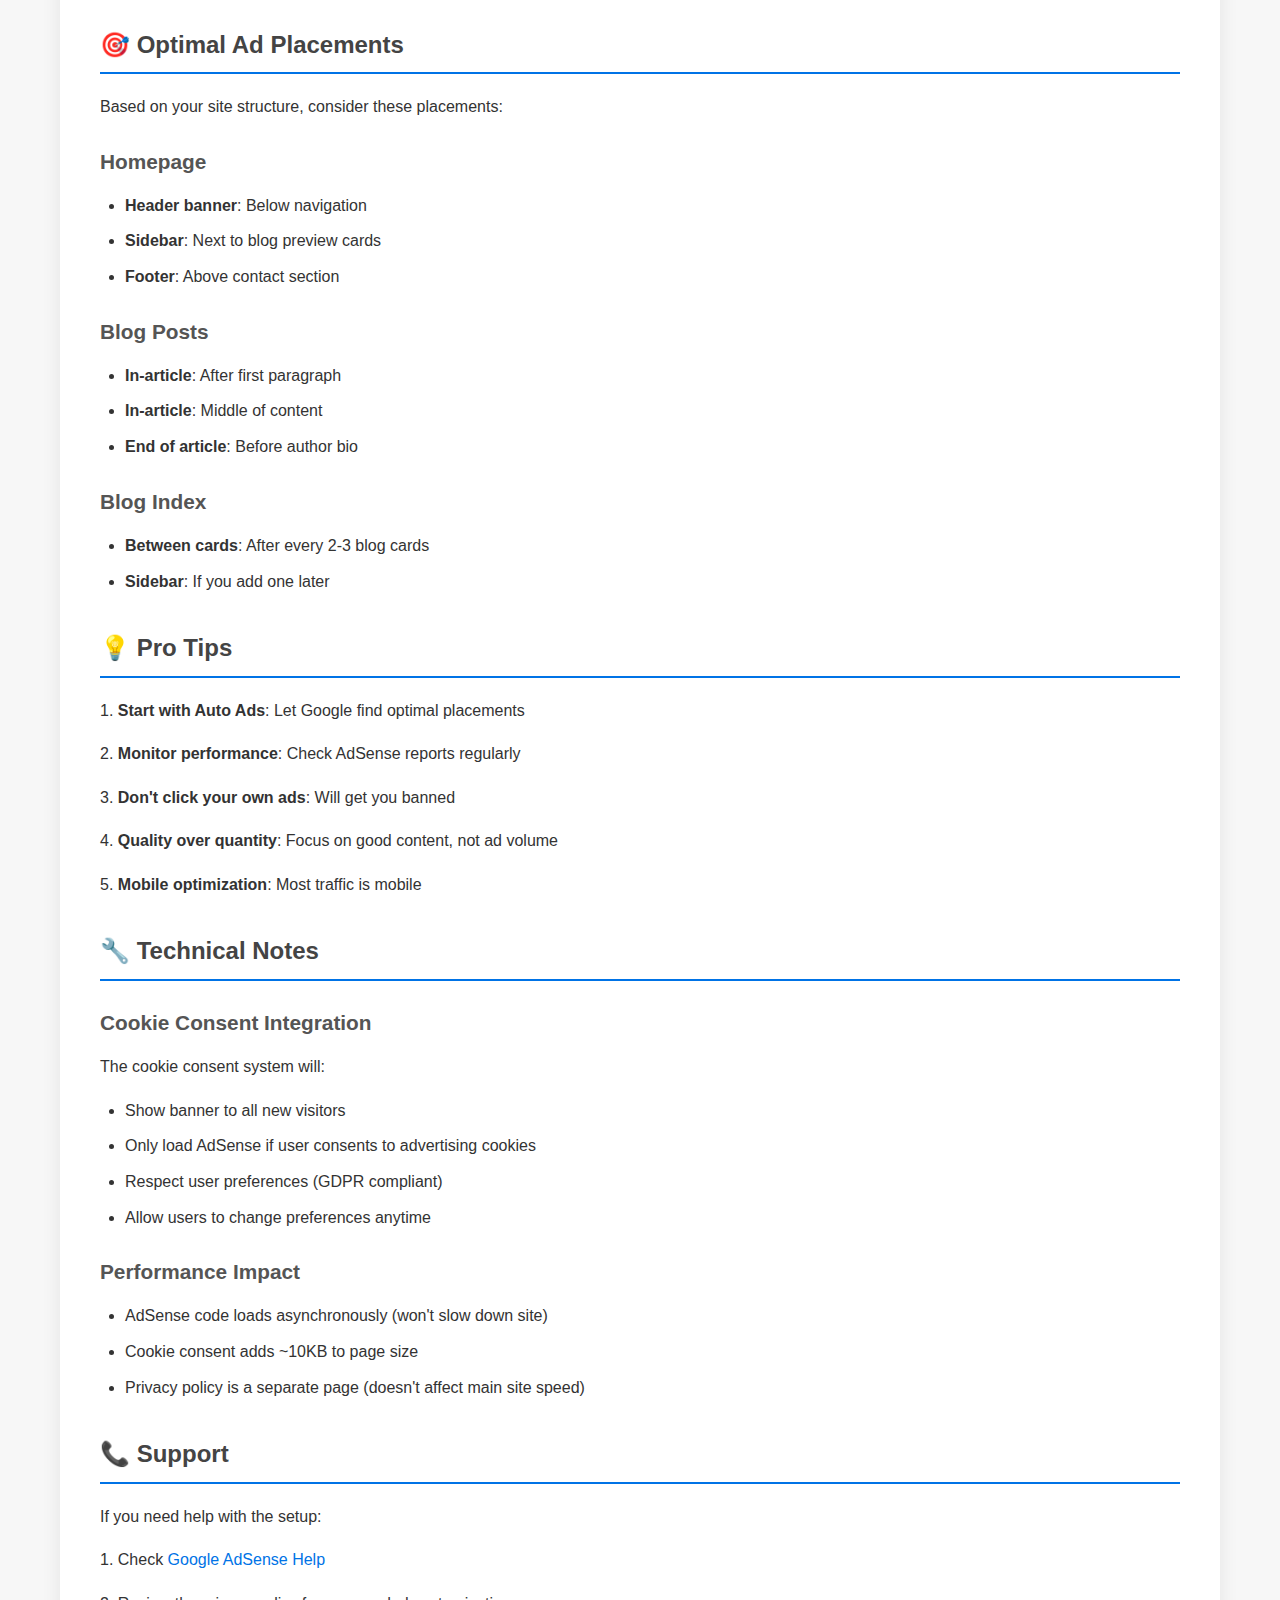
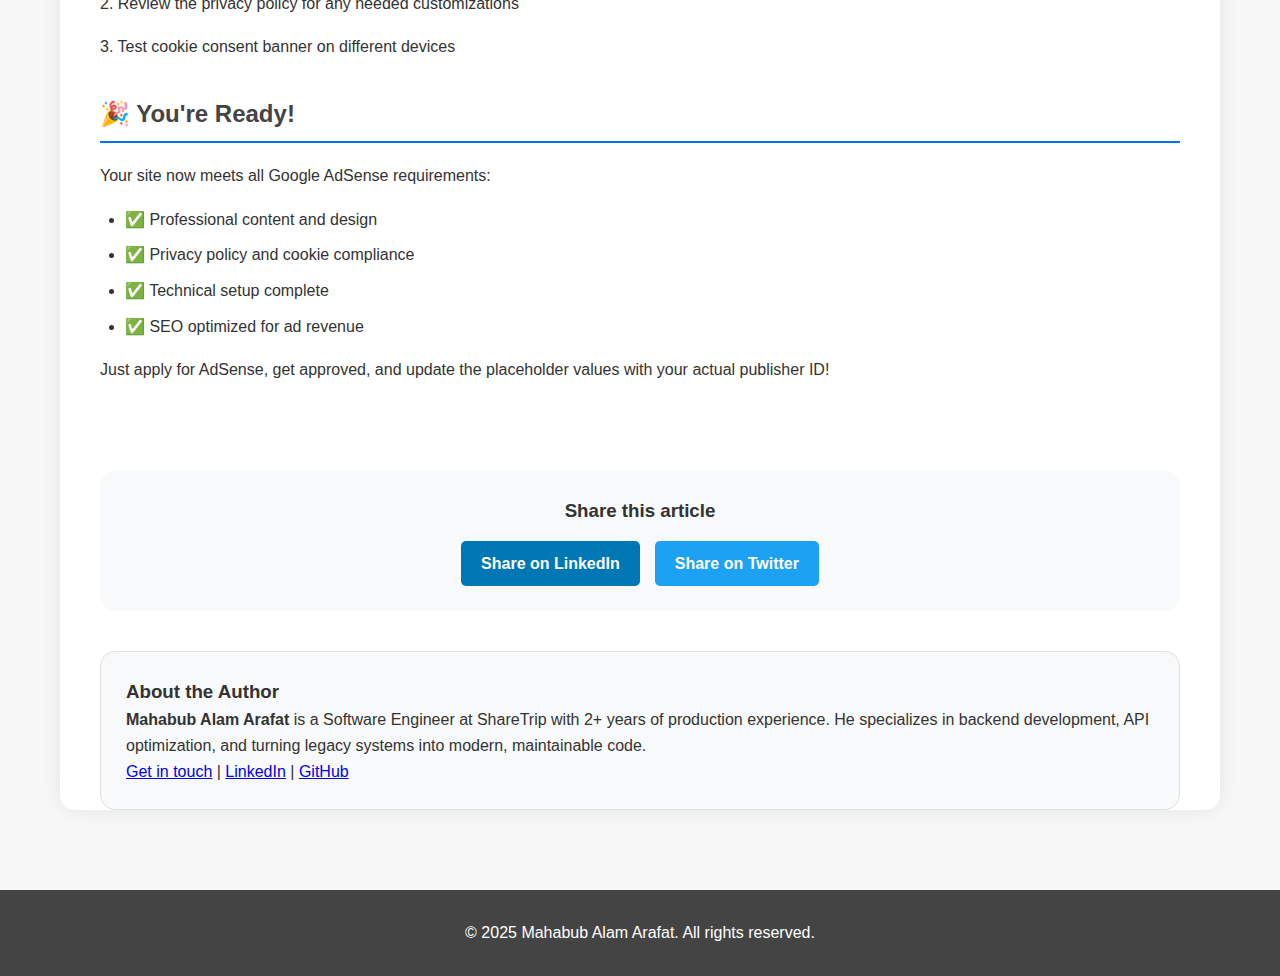
<file: blog/ADSENSE_SETUP.html>
<!DOCTYPE html>
<html lang="en">
<head>
    <meta charset="UTF-8">
    <meta name="viewport" content="width=device-width, initial-scale=1.0">
    <meta name="description" content="A blog post by Mahabub Alam Arafat">
    <meta name="keywords" content="">
    <meta name="author" content="Mahabub Alam Arafat">
    <meta name="robots" content="index, follow, max-snippet:-1, max-image-preview:large, max-video-preview:-1">
    
    <!-- Open Graph Meta Tags -->
    <meta property="og:title" content="Blog Post">
    <meta property="og:description" content="A blog post by Mahabub Alam Arafat">
    <meta property="og:type" content="article">
    <meta property="og:url" content="https://mahabubarafat.online/blog/blog-post.html">
    <meta property="og:site_name" content="Mahabub Alam Arafat - Portfolio">
    
    <!-- Twitter Card Meta Tags -->
    <meta name="twitter:card" content="summary_large_image">
    <meta name="twitter:title" content="Blog Post">
    <meta name="twitter:description" content="A blog post by Mahabub Alam Arafat">
    
    <!-- Structured Data -->
    <script type="application/ld+json">
    {
      "@context": "https://schema.org",
      "@type": "BlogPosting",
      "headline": "Blog Post",
      "description": "A blog post by Mahabub Alam Arafat",
      "author": {
        "@type": "Person",
        "name": "Mahabub Alam Arafat"
      },
      "datePublished": "2025-08-15",
      "dateModified": "2025-08-15",
      "publisher": {
        "@type": "Person",
        "name": "Mahabub Alam Arafat"
      },
      "mainEntityOfPage": {
        "@type": "WebPage",
        "@id": "https://mahabubarafat.online/blog/blog-post.html"
      },
      "keywords": []
    }
    </script>
    
    <title>Blog Post | Mahabub Alam Arafat</title>
    <link rel="canonical" href="https://mahabubarafat.online/blog/blog-post.html">
    
    <!-- Google AdSense Code -->
    <meta name="google-adsense-account" content="ca-pub-6705222517983610">
    <script async src="https://pagead2.googlesyndication.com/pagead/js/adsbygoogle.js?client=ca-pub-6705222517983610"
            crossorigin="anonymous"></script>
    
    <link rel="stylesheet" href="blog_styling.css">
</head>
<body>
    <header>
        <h1>Mahabub Alam Arafat</h1>
        <p>Software Engineer - Blog</p>
    </header>

    <div class="container">
        <a href="../index.html#blog" class="back-link">← Back to Portfolio</a>
        
        <article>
            <header class="article-header">
                <h1 class="article-title">Blog Post</h1>
                <div class="article-meta">
                    <div class="meta-item">
                        <span>📅</span>
                        <time datetime="2025-08-15">August 15, 2025</time>
                    </div>
                    <div class="meta-item">
                        <span>⏱️</span>
                        <span>5 min read</span>
                    </div>
                    <div class="meta-item">
                        <span>🏷️</span>
                        <span>Technology</span>
                    </div>
                </div>
            </header>

            <div class="content">
                <h1>Google AdSense Setup Instructions</h1>

<p>Your site is now ready for Google AdSense! Here's what has been prepared and what you need to do next.</p>

<h2>✅ What's Already Done</h2>

<h3>1. Privacy Policy</h3>
<ul>
<li><strong>File</strong>: <code>privacy-policy.html</code></li>
<li><strong>Features</strong>: GDPR compliant, mentions cookies and advertising</li>
<li><strong>Accessible</strong>: Linked in footer of all pages</li>
</ul>

<h3>2. Cookie Consent Banner</h3>
<ul>
<li><strong>File</strong>: <code>cookie-consent.js</code></li>
<li><strong>Features</strong>: EU-compliant, customizable preferences, Google Consent Mode v2</li>
<li><strong>Categories</strong>: Essential, Analytics, Advertising cookies</li>
<li><strong>Compliance</strong>: GDPR/CCPA ready</li>
</ul>

<h3>3. Ads.txt Placeholder</h3>
<ul>
<li><strong>File</strong>: <code>ads.txt</code></li>
<li><strong>Status</strong>: Ready for your publisher ID</li>
</ul>

<h3>4. Robots.txt Updated</h3>
<ul>
<li><strong>File</strong>: <code>robots.txt</code></li>
<li><strong>Features</strong>: Allows Googlebot and Mediapartners-Google</li>
<li><strong>Includes</strong>: ads.txt accessibility</li>
</ul>

<h3>5. AdSense Code Placeholder</h3>
<ul>
<li><strong>Location</strong>: <code>index.html</code> head section</li>
<li><strong>Status</strong>: Commented out, ready to activate</li>
</ul>

<h2>🚀 Next Steps</h2>

<h3>Step 1: Apply for AdSense</h3>
<p>1. Go to <a href="https://www.google.com/adsense/">Google AdSense</a></p>
<p>2. Sign in with your Google account</p>
<p>3. Choose Bangladesh as your country</p>
<p>4. Add your site: <code>mahabubarafat.online</code></p>

<h3>Step 2: Get Your Publisher ID</h3>
<p>After approval, you'll get a publisher ID like: <code>ca-pub-1234567890123456</code></p>

<h3>Step 3: Update Your Site</h3>

<p>#### A. Update ads.txt</p>
<p>Replace the placeholder in <code>ads.txt</code>:</p>
<pre><code>google.com, pub-YOUR_ACTUAL_PUBLISHER_ID, DIRECT, f08c47fec0942fa0
</code></pre>

<p>#### B. Activate AdSense Code</p>
<p>In <code>index.html</code>, uncomment and update:</p>
<pre><code><script async src="https://pagead2.googlesyndication.com/pagead/js/adsbygoogle.js?client=ca-pub-YOUR_ACTUAL_PUBLISHER_ID"
<p>crossorigin="anonymous"></script></p>
</code></pre>

<p>#### C. Update Cookie Consent</p>
<p>In <code>cookie-consent.js</code>, replace line 167:</p>
<pre><code>script.src = 'https://pagead2.googlesyndication.com/pagead/js/adsbygoogle.js?client=ca-pub-YOUR_ACTUAL_PUBLISHER_ID';
</code></pre>

<h3>Step 4: Enable Auto Ads</h3>
<p>1. In AdSense dashboard: <strong>Ads → By site → mahabubarafat.online</strong></p>
<p>2. Turn on <strong>Auto ads</strong></p>
<p>3. Google will automatically place ads on your pages</p>

<h3>Step 5: Verify Setup</h3>
<p>1. Check that ads.txt is accessible: <code>https://mahabubarafat.online/ads.txt</code></p>
<p>2. Verify AdSense code is loading (check browser developer tools)</p>
<p>3. Confirm cookie consent banner appears for new visitors</p>

<h2>📋 AdSense Eligibility Checklist</h2>

<ul>
<li>✅ You're 18+ and own the domain</li>
<li>✅ Original, high-quality content (your technical blog posts)</li>
<li>✅ Easy navigation and professional design</li>
<li>✅ Privacy policy in place</li>
<li>✅ EU cookie compliance ready</li>
<li>✅ No prohibited content (adult, illegal, etc.)</li>
<li>✅ Good user experience (fast loading, mobile-friendly)</li>
</ul>

<h2>🎯 Optimal Ad Placements</h2>

<p>Based on your site structure, consider these placements:</p>

<h3>Homepage</h3>
<ul>
<li><strong>Header banner</strong>: Below navigation</li>
<li><strong>Sidebar</strong>: Next to blog preview cards</li>
<li><strong>Footer</strong>: Above contact section</li>
</ul>

<h3>Blog Posts</h3>
<ul>
<li><strong>In-article</strong>: After first paragraph</li>
<li><strong>In-article</strong>: Middle of content</li>
<li><strong>End of article</strong>: Before author bio</li>
</ul>

<h3>Blog Index</h3>
<ul>
<li><strong>Between cards</strong>: After every 2-3 blog cards</li>
<li><strong>Sidebar</strong>: If you add one later</li>
</ul>

<h2>💡 Pro Tips</h2>

<p>1. <strong>Start with Auto Ads</strong>: Let Google find optimal placements</p>
<p>2. <strong>Monitor performance</strong>: Check AdSense reports regularly</p>
<p>3. <strong>Don't click your own ads</strong>: Will get you banned</p>
<p>4. <strong>Quality over quantity</strong>: Focus on good content, not ad volume</p>
<p>5. <strong>Mobile optimization</strong>: Most traffic is mobile</p>

<h2>🔧 Technical Notes</h2>

<h3>Cookie Consent Integration</h3>
<p>The cookie consent system will:</p>
<ul>
<li>Show banner to all new visitors</li>
<li>Only load AdSense if user consents to advertising cookies</li>
<li>Respect user preferences (GDPR compliant)</li>
<li>Allow users to change preferences anytime</li>
</ul>

<h3>Performance Impact</h3>
<ul>
<li>AdSense code loads asynchronously (won't slow down site)</li>
<li>Cookie consent adds ~10KB to page size</li>
<li>Privacy policy is a separate page (doesn't affect main site speed)</li>
</ul>

<h2>📞 Support</h2>

<p>If you need help with the setup:</p>
<p>1. Check <a href="https://support.google.com/adsense/">Google AdSense Help</a></p>
<p>2. Review the privacy policy for any needed customizations</p>
<p>3. Test cookie consent banner on different devices</p>

<h2>🎉 You're Ready!</h2>

<p>Your site now meets all Google AdSense requirements:</p>
<ul>
<li>✅ Professional content and design</li>
<li>✅ Privacy policy and cookie compliance</li>
<li>✅ Technical setup complete</li>
<li>✅ SEO optimized for ad revenue</li>
</ul>

<p>Just apply for AdSense, get approved, and update the placeholder values with your actual publisher ID!</p>

            </div>

            <div class="social-share">
                <h3>Share this article</h3>
                <div class="share-buttons">
                    <a href="https://linkedin.com/shareArticle?mini=true&url=https://mahabubarafat.online/blog/blog-post.html&title=Blog%20Post" target="_blank" class="share-btn share-linkedin">Share on LinkedIn</a>
                    <a href="https://twitter.com/intent/tweet?url=https://mahabubarafat.online/blog/blog-post.html&text=Blog%20Post" target="_blank" class="share-btn share-twitter">Share on Twitter</a>
                </div>
            </div>

            <div class="author-bio">
                <h3>About the Author</h3>
                <p><strong>Mahabub Alam Arafat</strong> is a Software Engineer at ShareTrip with 2+ years of production experience. He specializes in backend development, API optimization, and turning legacy systems into modern, maintainable code.</p>
                <p><a href="../index.html#contact">Get in touch</a> | <a href="https://linkedin.com/in/mahabubarafat" target="_blank">LinkedIn</a> | <a href="https://github.com/MahabubArafat" target="_blank">GitHub</a></p>
            </div>
        </article>
    </div>

    <footer>
        <p>© 2025 Mahabub Alam Arafat. All rights reserved.</p>
    </footer>
</body>
</html>
</file>
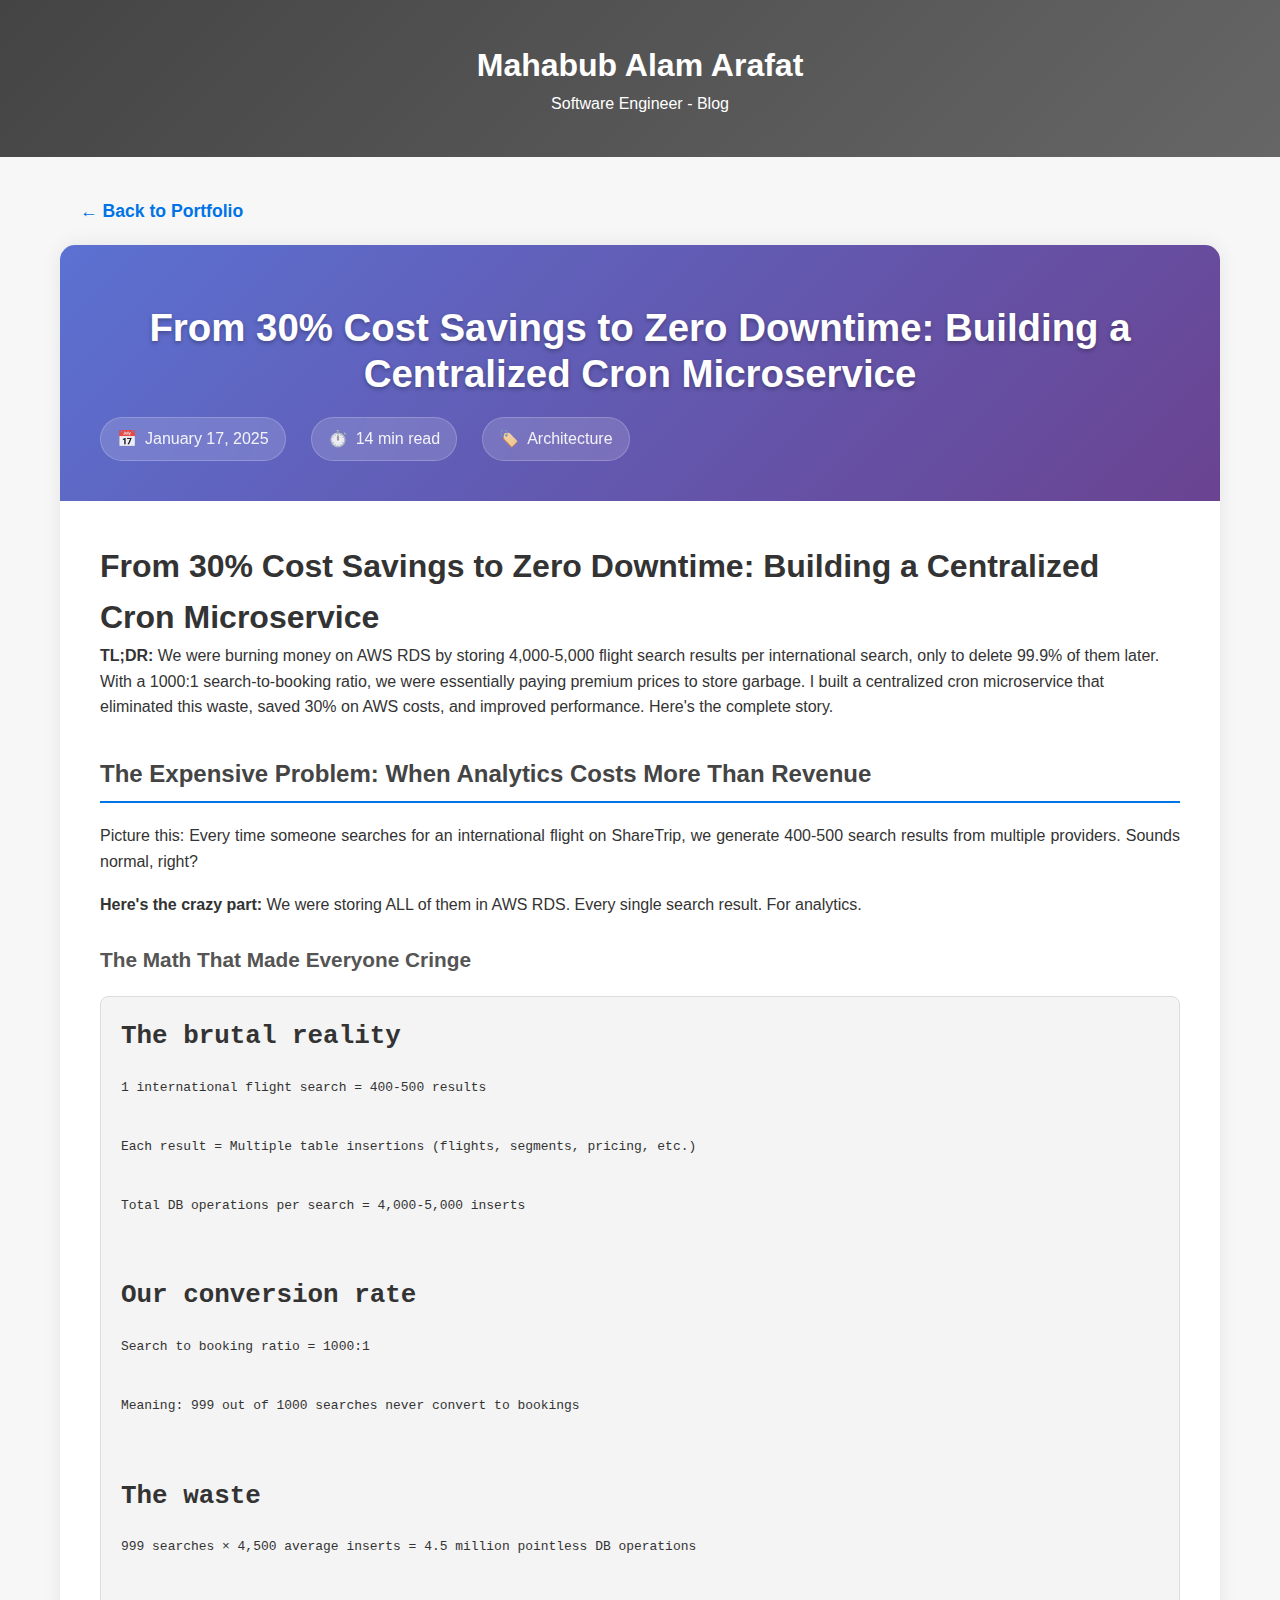
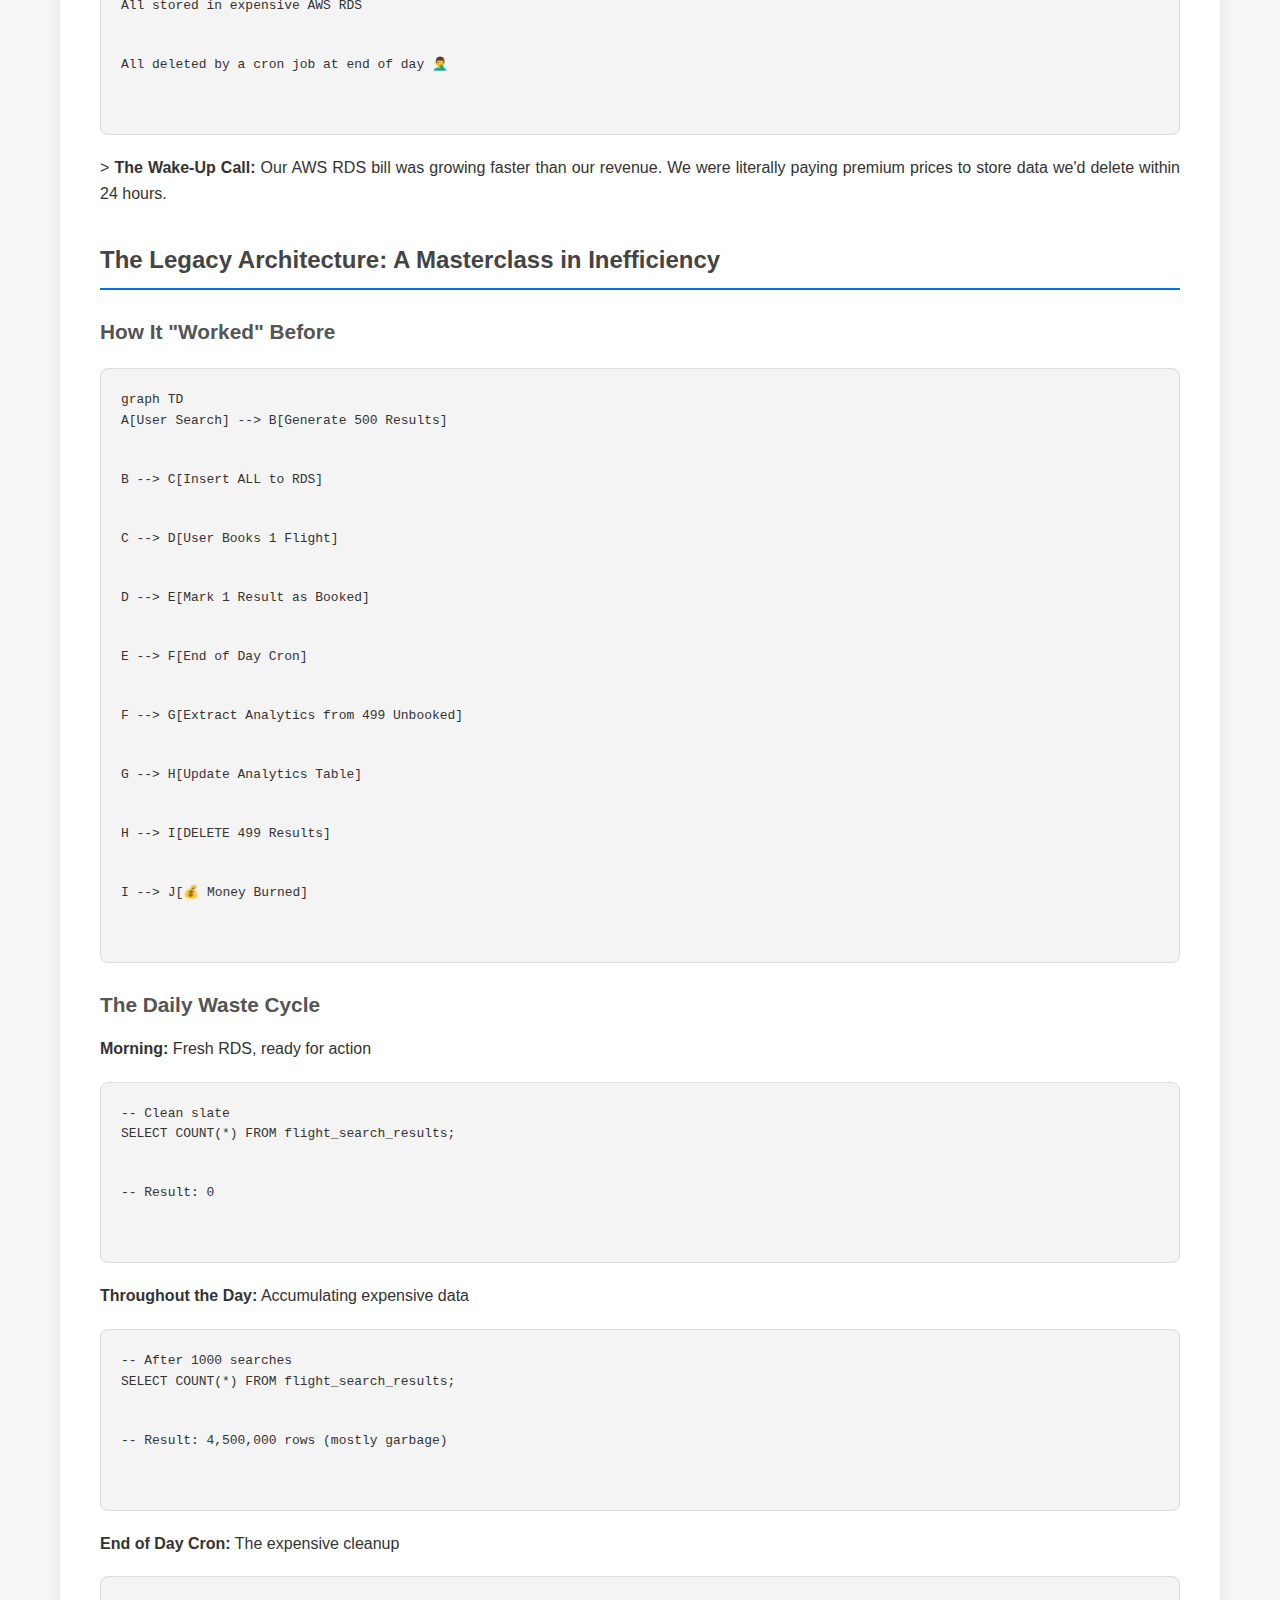
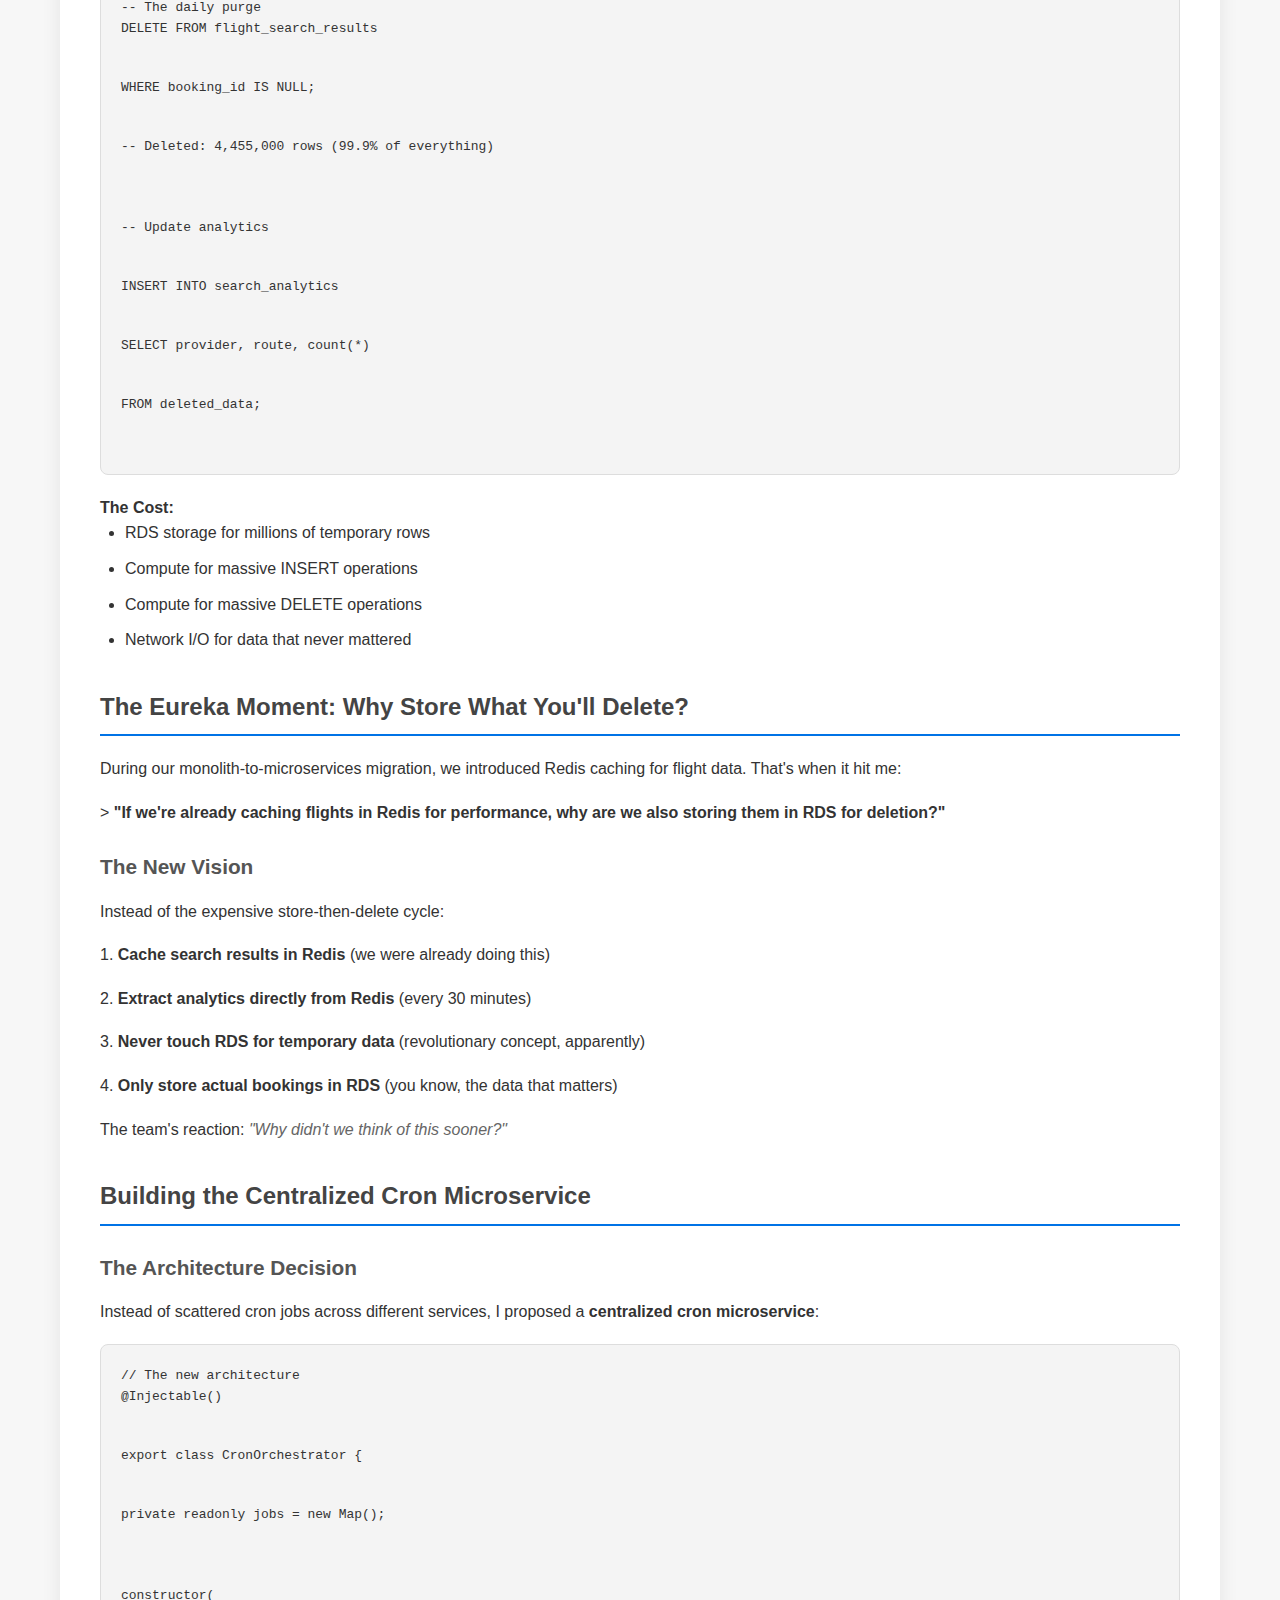
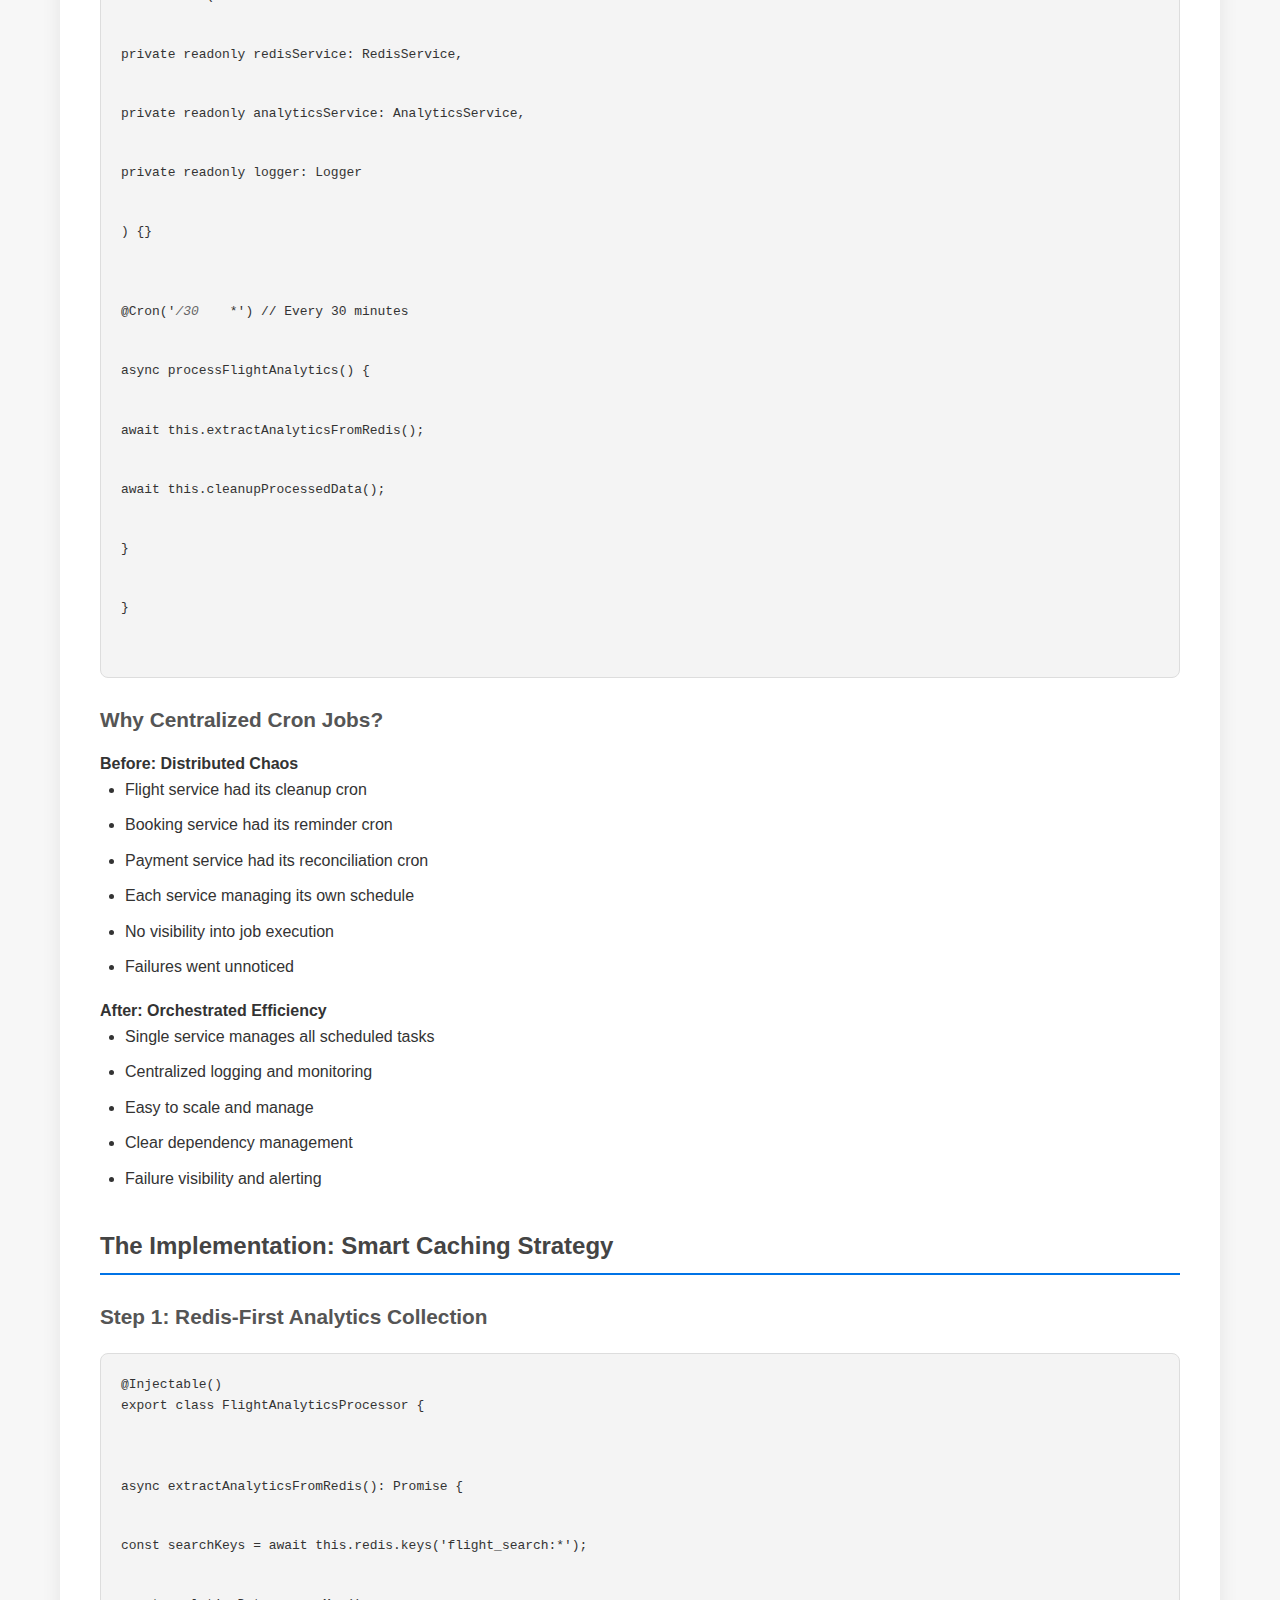
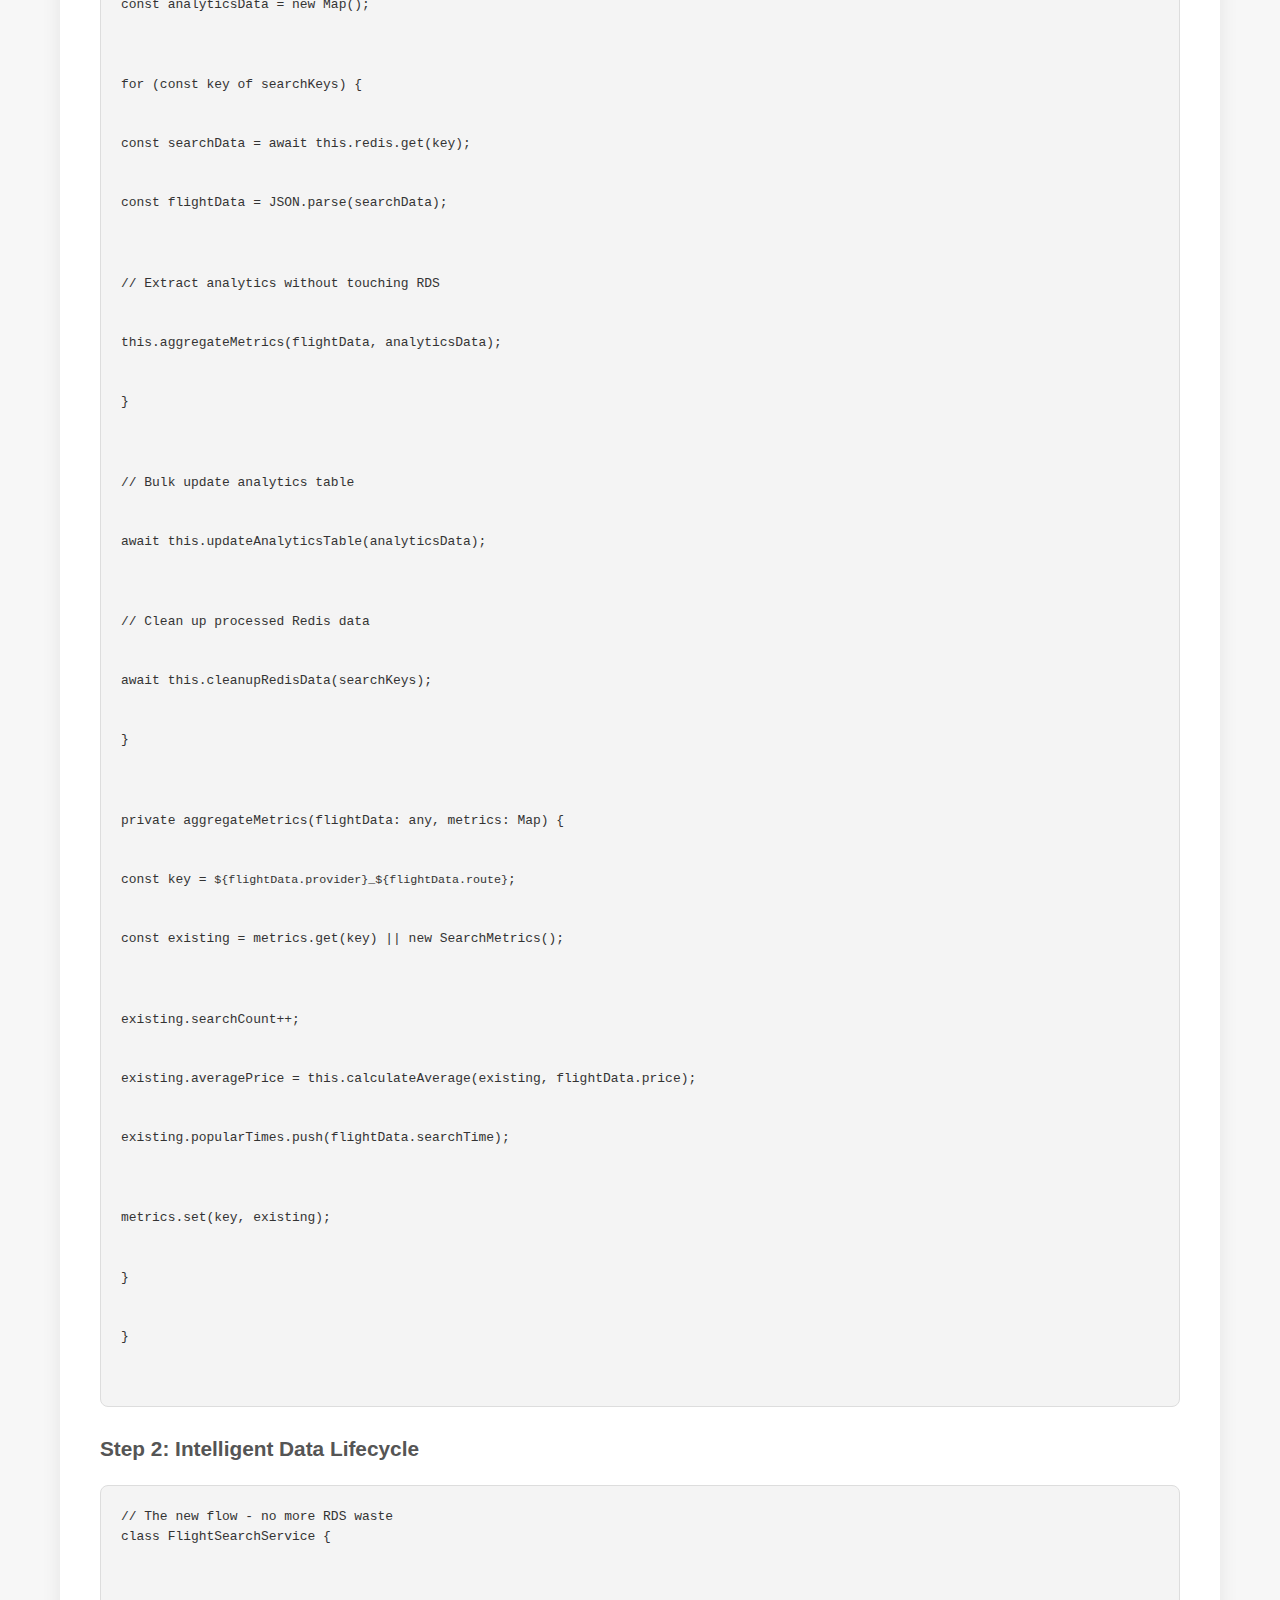
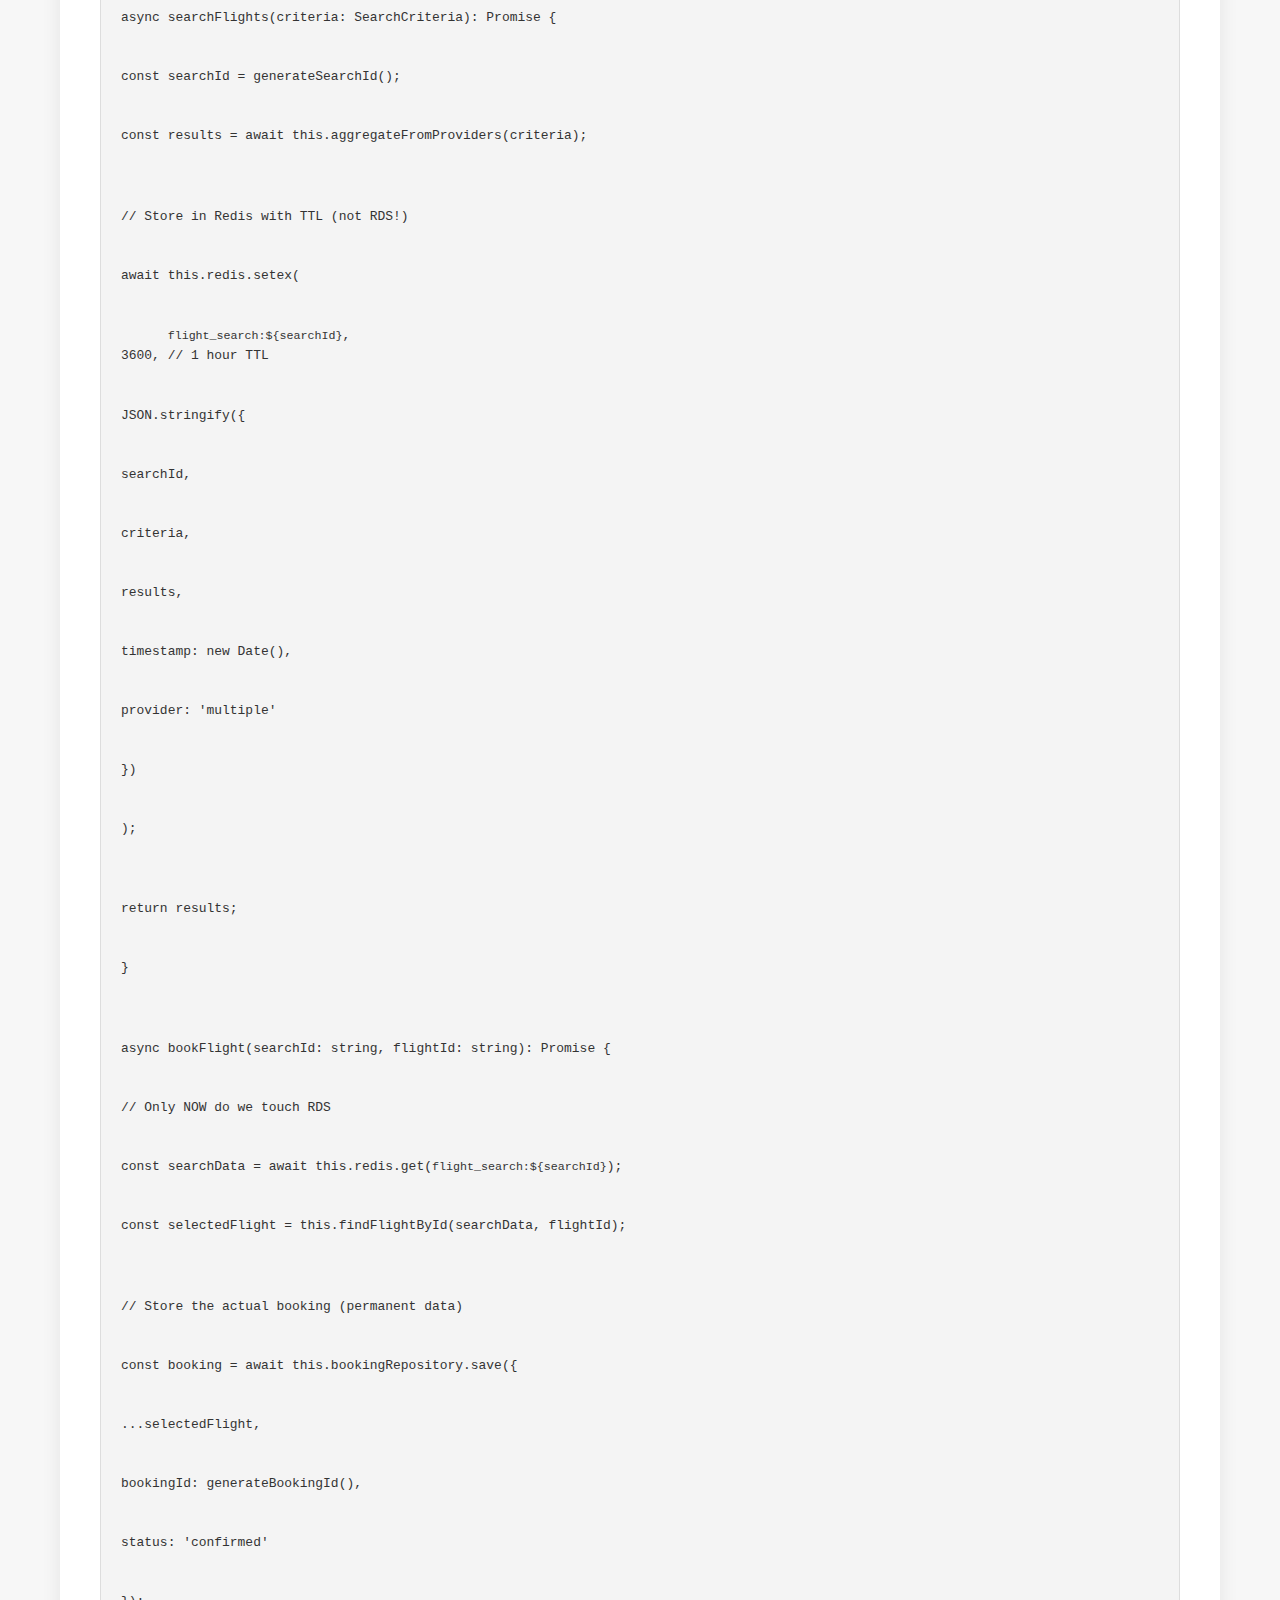
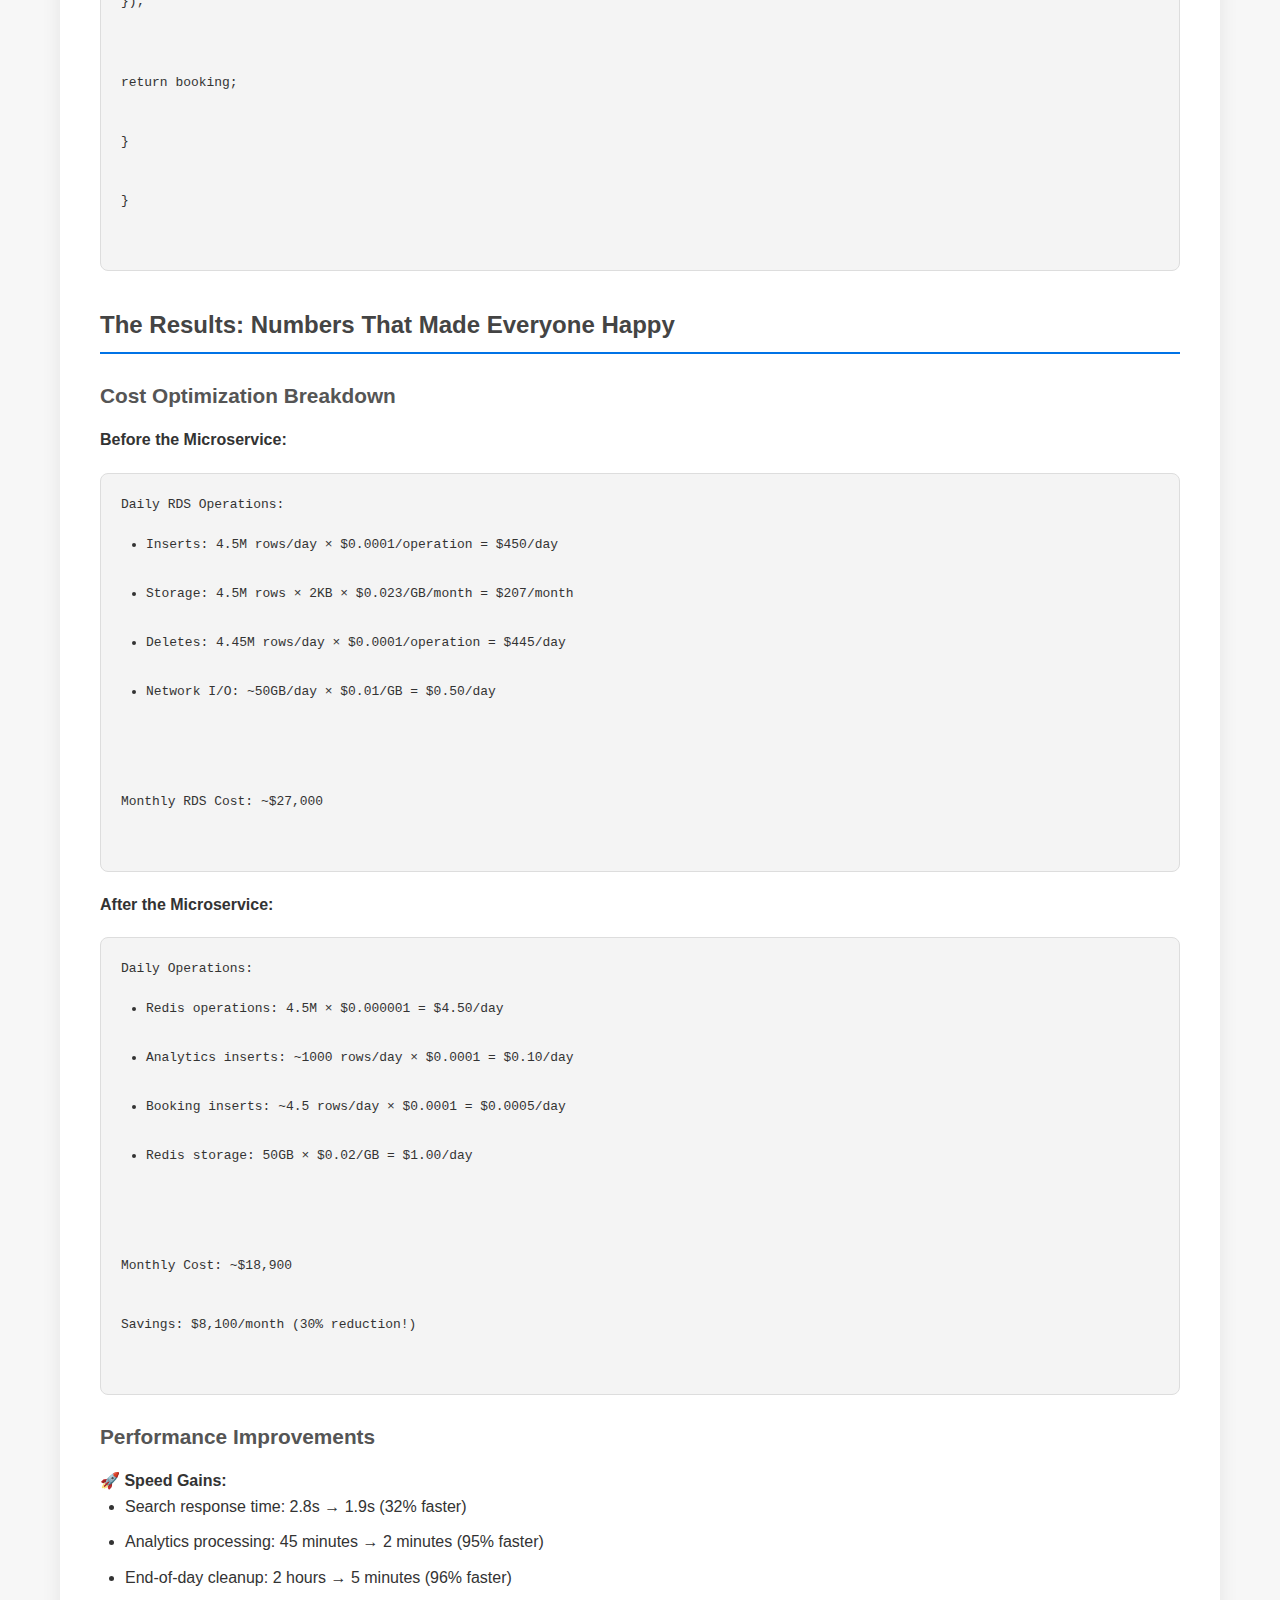
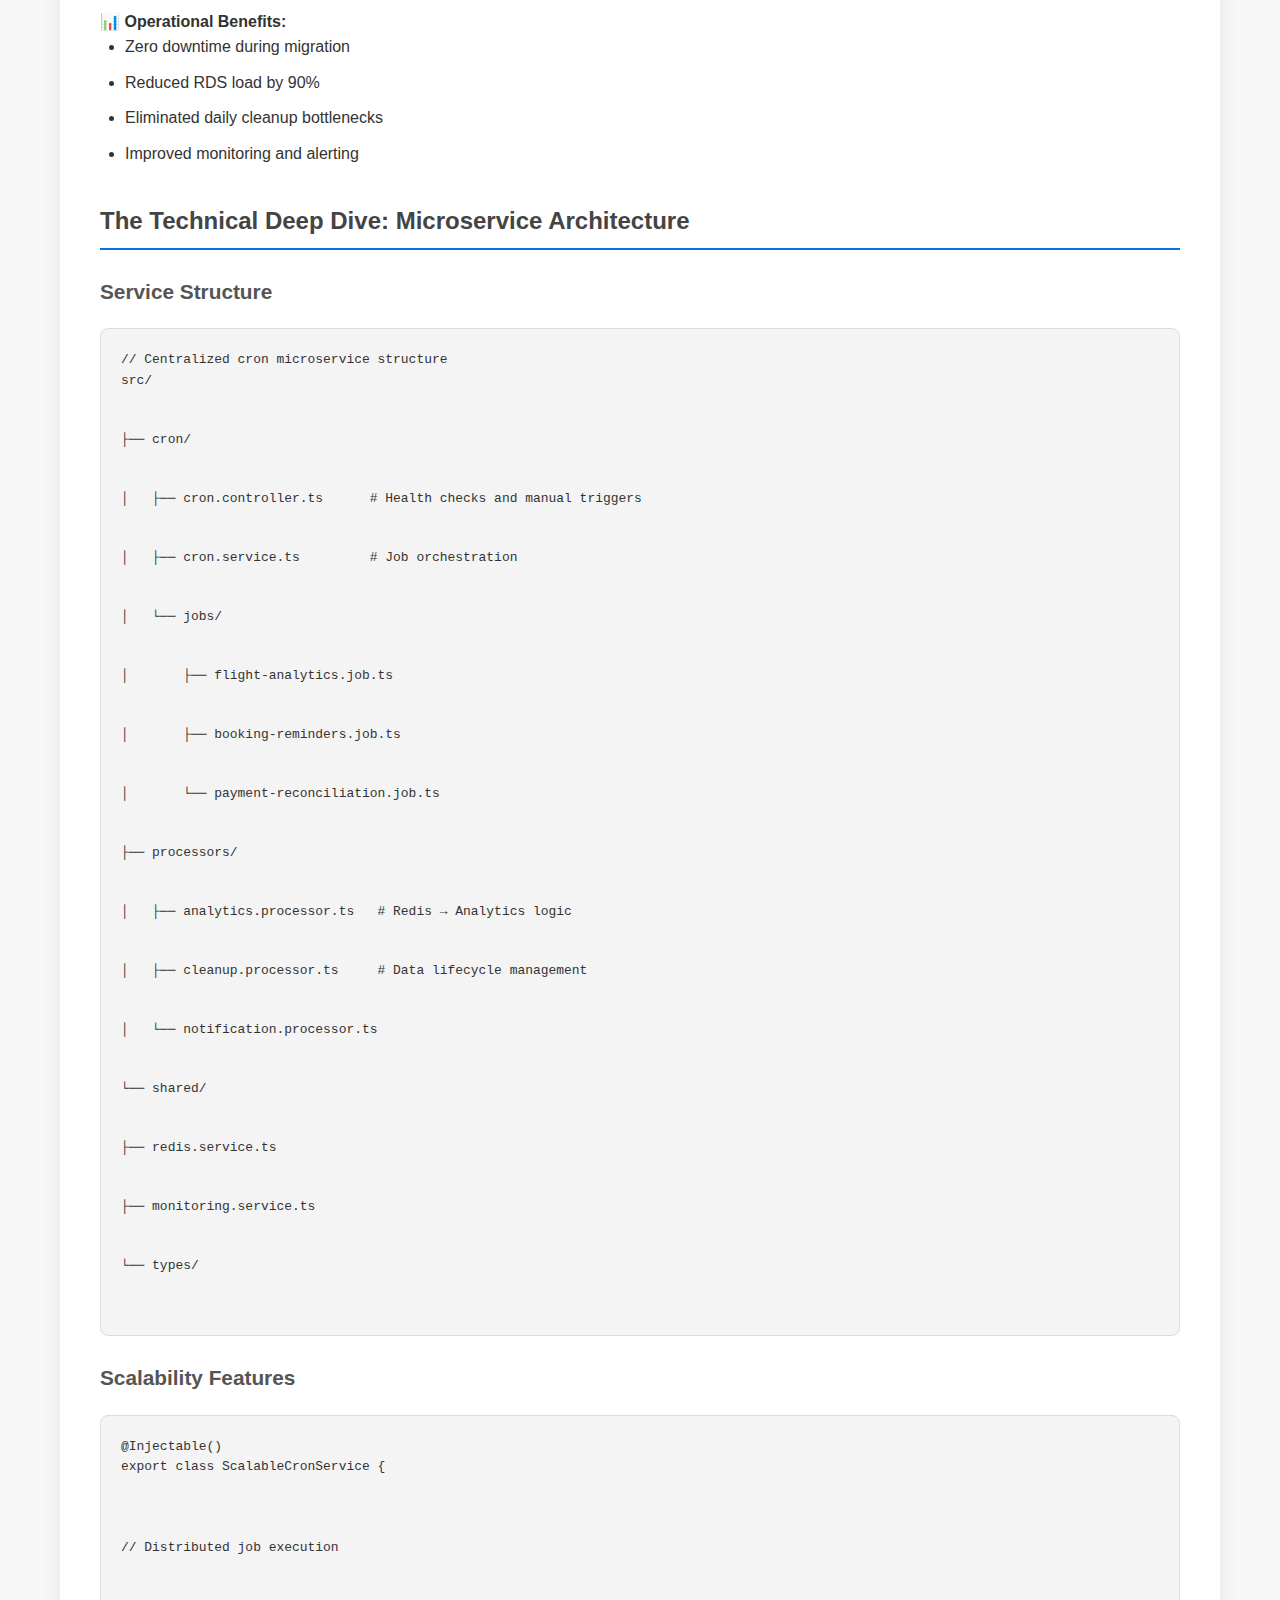
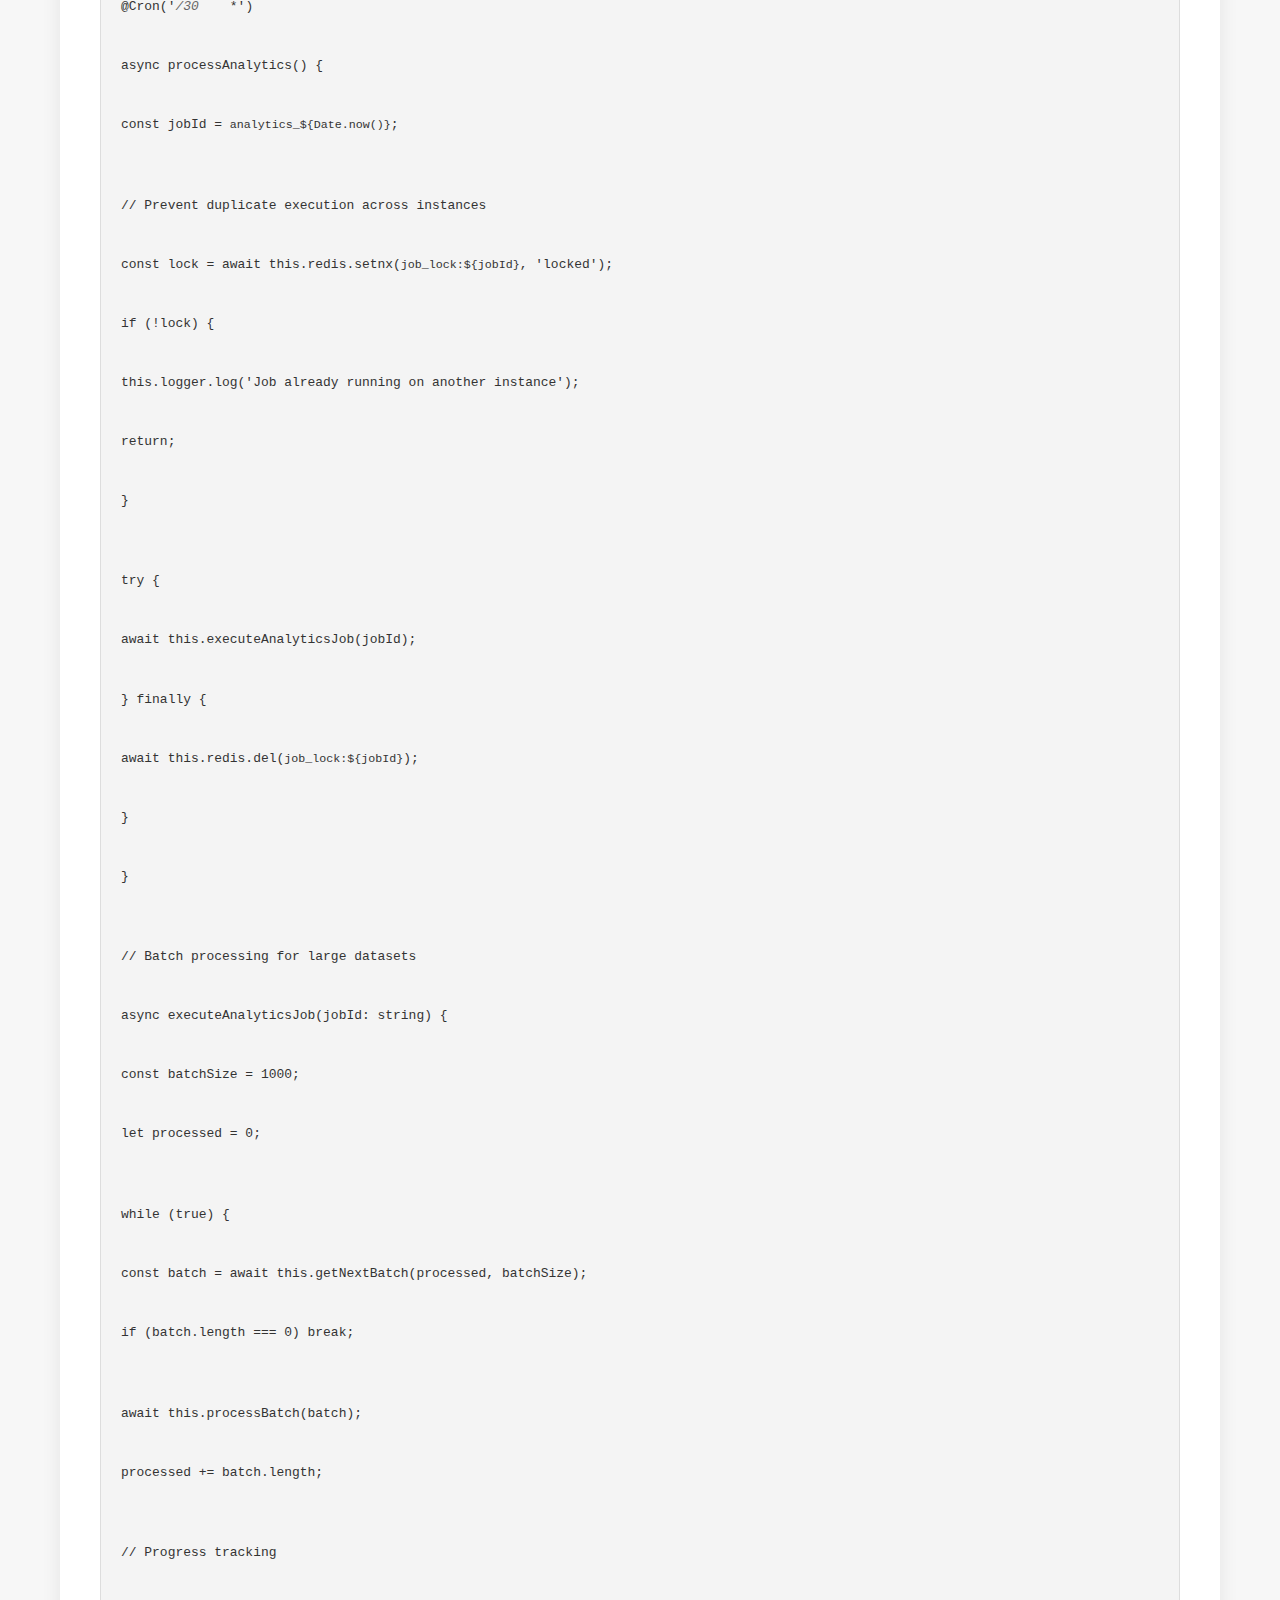
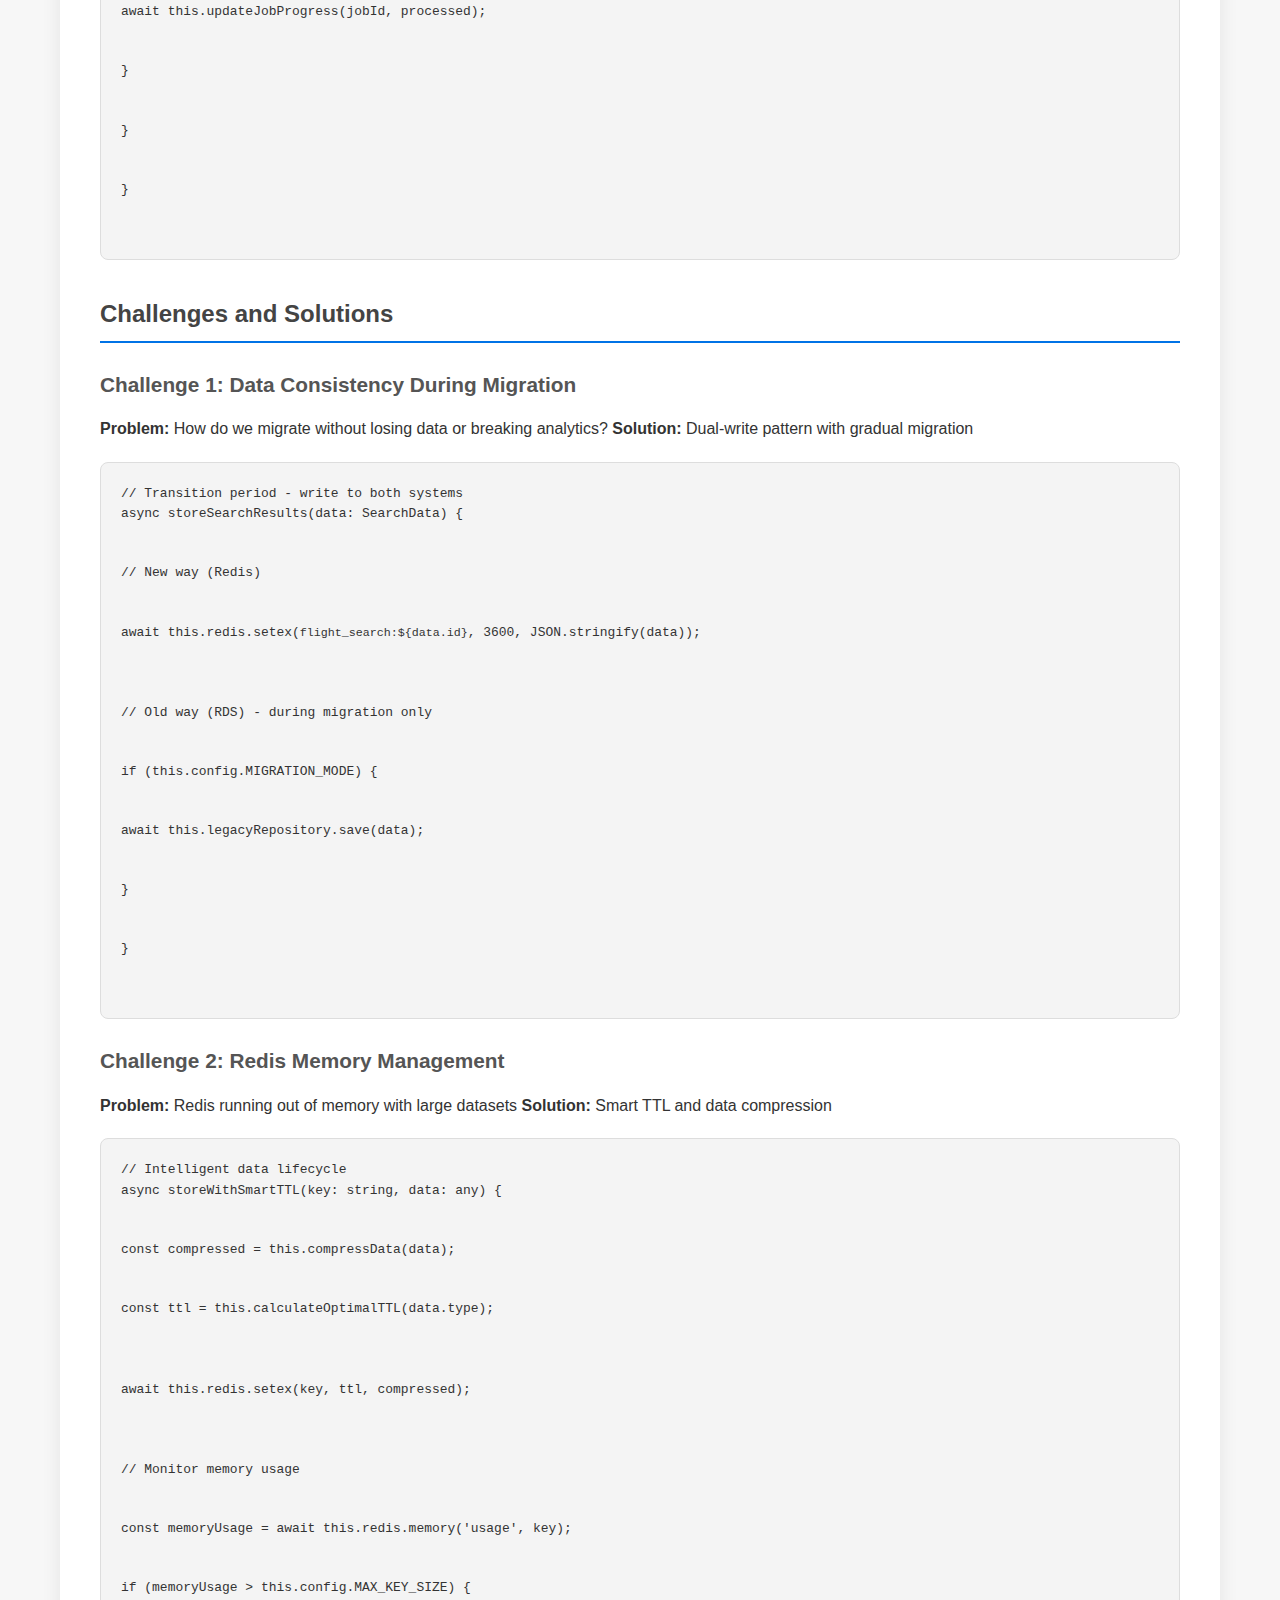
<file: blog/cron-microservice-cost-optimization.html>
<!DOCTYPE html>
<html lang="en">
<head>
    <meta charset="UTF-8">
    <meta name="viewport" content="width=device-width, initial-scale=1.0">
    <meta name="description" content="How I eliminated wasteful database operations and built a scalable cron system that saved 30% on AWS costs while improving performance. The story of smart caching and microservice architecture.">
    <meta name="keywords" content="Microservices, AWS Cost Optimization, Cron Jobs, Redis, Database Optimization, ShareTrip, Architecture, Scalability">
    <meta name="author" content="Mahabub Alam Arafat">
    <meta name="robots" content="index, follow, max-snippet:-1, max-image-preview:large, max-video-preview:-1">
    
    <!-- Open Graph Meta Tags -->
    <meta property="og:title" content="From 30% Cost Savings to Zero Downtime: Building a Centralized Cron Microservice">
    <meta property="og:description" content="How I eliminated wasteful database operations and built a scalable cron system that saved 30% on AWS costs while improving performance. The story of smart caching and microservice architecture.">
    <meta property="og:type" content="article">
    <meta property="og:url" content="https://mahabubarafat.online/blog/cron-microservice-cost-optimization.html">
    <meta property="og:site_name" content="Mahabub Alam Arafat - Portfolio">
    
    <!-- Twitter Card Meta Tags -->
    <meta name="twitter:card" content="summary_large_image">
    <meta name="twitter:title" content="From 30% Cost Savings to Zero Downtime: Building a Centralized Cron Microservice">
    <meta name="twitter:description" content="How I eliminated wasteful database operations and built a scalable cron system that saved 30% on AWS costs while improving performance. The story of smart caching and microservice architecture.">
    
    <!-- Structured Data -->
    <script type="application/ld+json">
    {
      "@context": "https://schema.org",
      "@type": "BlogPosting",
      "headline": "From 30% Cost Savings to Zero Downtime: Building a Centralized Cron Microservice",
      "description": "How I eliminated wasteful database operations and built a scalable cron system that saved 30% on AWS costs while improving performance. The story of smart caching and microservice architecture.",
      "author": {
        "@type": "Person",
        "name": "Mahabub Alam Arafat"
      },
      "datePublished": "2025-01-17",
      "dateModified": "2025-01-17",
      "publisher": {
        "@type": "Person",
        "name": "Mahabub Alam Arafat"
      },
      "mainEntityOfPage": {
        "@type": "WebPage",
        "@id": "https://mahabubarafat.online/blog/cron-microservice-cost-optimization.html"
      },
      "keywords": ["Microservices", "AWS Cost Optimization", "Cron Jobs", "Redis", "Database Optimization", "ShareTrip", "Architecture", "Scalability"]
    }
    </script>
    
    <title>From 30% Cost Savings to Zero Downtime: Building a Centralized Cron Microservice | Mahabub Alam Arafat</title>
    <link rel="canonical" href="https://mahabubarafat.online/blog/cron-microservice-cost-optimization.html">
    
    <!-- Google AdSense Code -->
    <meta name="google-adsense-account" content="ca-pub-6705222517983610">
    <script async src="https://pagead2.googlesyndication.com/pagead/js/adsbygoogle.js?client=ca-pub-6705222517983610"
            crossorigin="anonymous"></script>
    
    <link rel="stylesheet" href="blog_styling.css">
</head>
<body>
    <header>
        <h1>Mahabub Alam Arafat</h1>
        <p>Software Engineer - Blog</p>
    </header>

    <div class="container">
        <a href="../index.html#blog" class="back-link">← Back to Portfolio</a>
        
        <article>
            <header class="article-header">
                <h1 class="article-title">From 30% Cost Savings to Zero Downtime: Building a Centralized Cron Microservice</h1>
                <div class="article-meta">
                    <div class="meta-item">
                        <span>📅</span>
                        <time datetime="2025-01-17">January 17, 2025</time>
                    </div>
                    <div class="meta-item">
                        <span>⏱️</span>
                        <span>14 min read</span>
                    </div>
                    <div class="meta-item">
                        <span>🏷️</span>
                        <span>Architecture</span>
                    </div>
                </div>
            </header>

            <div class="content">
                
<h1>From 30% Cost Savings to Zero Downtime: Building a Centralized Cron Microservice</h1>

<strong>TL;DR:</strong> We were burning money on AWS RDS by storing 4,000-5,000 flight search results per international search, only to delete 99.9% of them later. With a 1000:1 search-to-booking ratio, we were essentially paying premium prices to store garbage. I built a centralized cron microservice that eliminated this waste, saved 30% on AWS costs, and improved performance. Here's the complete story.

<h2>The Expensive Problem: When Analytics Costs More Than Revenue</h2>

<p>Picture this: Every time someone searches for an international flight on ShareTrip, we generate 400-500 search results from multiple providers. Sounds normal, right?</p>

<strong>Here's the crazy part:</strong> We were storing ALL of them in AWS RDS. Every single search result. For analytics. 

<h3>The Math That Made Everyone Cringe</h3>

<pre><code><h1>The brutal reality</h1>
<p>1 international flight search = 400-500 results</p>
<p>Each result = Multiple table insertions (flights, segments, pricing, etc.)</p>
<p>Total DB operations per search = 4,000-5,000 inserts</p>

<h1>Our conversion rate</h1>
<p>Search to booking ratio = 1000:1</p>
<p>Meaning: 999 out of 1000 searches never convert to bookings</p>

<h1>The waste</h1>
<p>999 searches × 4,500 average inserts = 4.5 million pointless DB operations</p>
<p>All stored in expensive AWS RDS</p>
<p>All deleted by a cron job at end of day 🤦‍♂️</p>
</code></pre>

<p>> <strong>The Wake-Up Call:</strong> Our AWS RDS bill was growing faster than our revenue. We were literally paying premium prices to store data we'd delete within 24 hours.</p>

<h2>The Legacy Architecture: A Masterclass in Inefficiency</h2>

<h3>How It "Worked" Before</h3>

<pre><code>graph TD
<p>A[User Search] --> B[Generate 500 Results]</p>
<p>B --> C[Insert ALL to RDS]</p>
<p>C --> D[User Books 1 Flight]</p>
<p>D --> E[Mark 1 Result as Booked]</p>
<p>E --> F[End of Day Cron]</p>
<p>F --> G[Extract Analytics from 499 Unbooked]</p>
<p>G --> H[Update Analytics Table]</p>
<p>H --> I[DELETE 499 Results]</p>
<p>I --> J[💰 Money Burned]</p>
</code></pre>

<h3>The Daily Waste Cycle</h3>

<strong>Morning:</strong> Fresh RDS, ready for action
<pre><code>-- Clean slate
<p>SELECT COUNT(*) FROM flight_search_results;</p>
<p>-- Result: 0</p>
</code></pre>

<strong>Throughout the Day:</strong> Accumulating expensive data
<pre><code>-- After 1000 searches
<p>SELECT COUNT(*) FROM flight_search_results;</p>
<p>-- Result: 4,500,000 rows (mostly garbage)</p>
</code></pre>

<strong>End of Day Cron:</strong> The expensive cleanup
<pre><code>-- The daily purge
<p>DELETE FROM flight_search_results</p>
<p>WHERE booking_id IS NULL;</p>
<p>-- Deleted: 4,455,000 rows (99.9% of everything)</p>

<p>-- Update analytics</p>
<p>INSERT INTO search_analytics</p>
<p>SELECT provider, route, count(*)</p>
<p>FROM deleted_data;</p>
</code></pre>

<strong>The Cost:</strong> 
<ul>
<li>RDS storage for millions of temporary rows</li>
<li>Compute for massive INSERT operations</li>
<li>Compute for massive DELETE operations</li>
<li>Network I/O for data that never mattered</li>
</ul>

<h2>The Eureka Moment: Why Store What You'll Delete?</h2>

<p>During our monolith-to-microservices migration, we introduced Redis caching for flight data. That's when it hit me:</p>

<p>> <strong>"If we're already caching flights in Redis for performance, why are we also storing them in RDS for deletion?"</strong></p>

<h3>The New Vision</h3>

<p>Instead of the expensive store-then-delete cycle:</p>

<p>1. <strong>Cache search results in Redis</strong> (we were already doing this)</p>
<p>2. <strong>Extract analytics directly from Redis</strong> (every 30 minutes)</p>
<p>3. <strong>Never touch RDS for temporary data</strong> (revolutionary concept, apparently)</p>
<p>4. <strong>Only store actual bookings in RDS</strong> (you know, the data that matters)</p>

<p>The team's reaction: <em>"Why didn't we think of this sooner?"</em></p>

<h2>Building the Centralized Cron Microservice</h2>

<h3>The Architecture Decision</h3>

<p>Instead of scattered cron jobs across different services, I proposed a <strong>centralized cron microservice</strong>:</p>

<pre><code>// The new architecture
<p>@Injectable()</p>
<p>export class CronOrchestrator {</p>
<p>private readonly jobs = new Map<string, CronJob>();</p>
  
<p>constructor(</p>
<p>private readonly redisService: RedisService,</p>
<p>private readonly analyticsService: AnalyticsService,</p>
<p>private readonly logger: Logger</p>
<p>) {}</p>

<p>@Cron('<em>/30 </em> <em> </em> *') // Every 30 minutes</p>
<p>async processFlightAnalytics() {</p>
<p>await this.extractAnalyticsFromRedis();</p>
<p>await this.cleanupProcessedData();</p>
<p>}</p>
<p>}</p>
</code></pre>

<h3>Why Centralized Cron Jobs?</h3>

<strong>Before: Distributed Chaos</strong>
<ul>
<li>Flight service had its cleanup cron</li>
<li>Booking service had its reminder cron</li>
<li>Payment service had its reconciliation cron</li>
<li>Each service managing its own schedule</li>
<li>No visibility into job execution</li>
<li>Failures went unnoticed</li>
</ul>

<strong>After: Orchestrated Efficiency</strong>
<ul>
<li>Single service manages all scheduled tasks</li>
<li>Centralized logging and monitoring</li>
<li>Easy to scale and manage</li>
<li>Clear dependency management</li>
<li>Failure visibility and alerting</li>
</ul>

<h2>The Implementation: Smart Caching Strategy</h2>

<h3>Step 1: Redis-First Analytics Collection</h3>

<pre><code>@Injectable()
<p>export class FlightAnalyticsProcessor {</p>
  
<p>async extractAnalyticsFromRedis(): Promise<void> {</p>
<p>const searchKeys = await this.redis.keys('flight_search:*');</p>
<p>const analyticsData = new Map<string, SearchMetrics>();</p>
    
<p>for (const key of searchKeys) {</p>
<p>const searchData = await this.redis.get(key);</p>
<p>const flightData = JSON.parse(searchData);</p>
      
<p>// Extract analytics without touching RDS</p>
<p>this.aggregateMetrics(flightData, analyticsData);</p>
<p>}</p>
    
<p>// Bulk update analytics table</p>
<p>await this.updateAnalyticsTable(analyticsData);</p>
    
<p>// Clean up processed Redis data</p>
<p>await this.cleanupRedisData(searchKeys);</p>
<p>}</p>
  
<p>private aggregateMetrics(flightData: any, metrics: Map<string, SearchMetrics>) {</p>
<p>const key = <code>${flightData.provider}_${flightData.route}</code>;</p>
<p>const existing = metrics.get(key) || new SearchMetrics();</p>
    
<p>existing.searchCount++;</p>
<p>existing.averagePrice = this.calculateAverage(existing, flightData.price);</p>
<p>existing.popularTimes.push(flightData.searchTime);</p>
    
<p>metrics.set(key, existing);</p>
<p>}</p>
<p>}</p>
</code></pre>

<h3>Step 2: Intelligent Data Lifecycle</h3>

<pre><code>// The new flow - no more RDS waste
<p>class FlightSearchService {</p>
  
<p>async searchFlights(criteria: SearchCriteria): Promise<FlightResult[]> {</p>
<p>const searchId = generateSearchId();</p>
<p>const results = await this.aggregateFromProviders(criteria);</p>
    
<p>// Store in Redis with TTL (not RDS!)</p>
<p>await this.redis.setex(</p>
      <code>flight_search:${searchId}</code>, 
<p>3600, // 1 hour TTL</p>
<p>JSON.stringify({</p>
<p>searchId,</p>
<p>criteria,</p>
<p>results,</p>
<p>timestamp: new Date(),</p>
<p>provider: 'multiple'</p>
<p>})</p>
<p>);</p>
    
<p>return results;</p>
<p>}</p>
  
<p>async bookFlight(searchId: string, flightId: string): Promise<Booking> {</p>
<p>// Only NOW do we touch RDS</p>
<p>const searchData = await this.redis.get(<code>flight_search:${searchId}</code>);</p>
<p>const selectedFlight = this.findFlightById(searchData, flightId);</p>
    
<p>// Store the actual booking (permanent data)</p>
<p>const booking = await this.bookingRepository.save({</p>
<p>...selectedFlight,</p>
<p>bookingId: generateBookingId(),</p>
<p>status: 'confirmed'</p>
<p>});</p>
    
<p>return booking;</p>
<p>}</p>
<p>}</p>
</code></pre>

<h2>The Results: Numbers That Made Everyone Happy</h2>

<h3>Cost Optimization Breakdown</h3>

<strong>Before the Microservice:</strong>
<pre><code>Daily RDS Operations:
<ul>
<li>Inserts: 4.5M rows/day × $0.0001/operation = $450/day</li>
<li>Storage: 4.5M rows × 2KB × $0.023/GB/month = $207/month</li>
<li>Deletes: 4.45M rows/day × $0.0001/operation = $445/day</li>
<li>Network I/O: ~50GB/day × $0.01/GB = $0.50/day</li>
</ul>

<p>Monthly RDS Cost: ~$27,000</p>
</code></pre>

<strong>After the Microservice:</strong>
<pre><code>Daily Operations:
<ul>
<li>Redis operations: 4.5M × $0.000001 = $4.50/day</li>
<li>Analytics inserts: ~1000 rows/day × $0.0001 = $0.10/day</li>
<li>Booking inserts: ~4.5 rows/day × $0.0001 = $0.0005/day</li>
<li>Redis storage: 50GB × $0.02/GB = $1.00/day</li>
</ul>

<p>Monthly Cost: ~$18,900</p>
<p>Savings: $8,100/month (30% reduction!)</p>
</code></pre>

<h3>Performance Improvements</h3>

<strong>🚀 Speed Gains:</strong>
<ul>
<li>Search response time: 2.8s → 1.9s (32% faster)</li>
<li>Analytics processing: 45 minutes → 2 minutes (95% faster)</li>
<li>End-of-day cleanup: 2 hours → 5 minutes (96% faster)</li>
</ul>

<strong>📊 Operational Benefits:</strong>
<ul>
<li>Zero downtime during migration</li>
<li>Reduced RDS load by 90%</li>
<li>Eliminated daily cleanup bottlenecks</li>
<li>Improved monitoring and alerting</li>
</ul>

<h2>The Technical Deep Dive: Microservice Architecture</h2>

<h3>Service Structure</h3>

<pre><code>// Centralized cron microservice structure
<p>src/</p>
<p>├── cron/</p>
<p>│   ├── cron.controller.ts      # Health checks and manual triggers</p>
<p>│   ├── cron.service.ts         # Job orchestration</p>
<p>│   └── jobs/</p>
<p>│       ├── flight-analytics.job.ts</p>
<p>│       ├── booking-reminders.job.ts</p>
<p>│       └── payment-reconciliation.job.ts</p>
<p>├── processors/</p>
<p>│   ├── analytics.processor.ts   # Redis → Analytics logic</p>
<p>│   ├── cleanup.processor.ts     # Data lifecycle management</p>
<p>│   └── notification.processor.ts</p>
<p>└── shared/</p>
<p>├── redis.service.ts</p>
<p>├── monitoring.service.ts</p>
<p>└── types/</p>
</code></pre>

<h3>Scalability Features</h3>

<pre><code>@Injectable()
<p>export class ScalableCronService {</p>
  
<p>// Distributed job execution</p>
<p>@Cron('<em>/30 </em> <em> </em> *')</p>
<p>async processAnalytics() {</p>
<p>const jobId = <code>analytics_${Date.now()}</code>;</p>
    
<p>// Prevent duplicate execution across instances</p>
<p>const lock = await this.redis.setnx(<code>job_lock:${jobId}</code>, 'locked');</p>
<p>if (!lock) {</p>
<p>this.logger.log('Job already running on another instance');</p>
<p>return;</p>
<p>}</p>
    
<p>try {</p>
<p>await this.executeAnalyticsJob(jobId);</p>
<p>} finally {</p>
<p>await this.redis.del(<code>job_lock:${jobId}</code>);</p>
<p>}</p>
<p>}</p>
  
<p>// Batch processing for large datasets</p>
<p>async executeAnalyticsJob(jobId: string) {</p>
<p>const batchSize = 1000;</p>
<p>let processed = 0;</p>
    
<p>while (true) {</p>
<p>const batch = await this.getNextBatch(processed, batchSize);</p>
<p>if (batch.length === 0) break;</p>
      
<p>await this.processBatch(batch);</p>
<p>processed += batch.length;</p>
      
<p>// Progress tracking</p>
<p>await this.updateJobProgress(jobId, processed);</p>
<p>}</p>
<p>}</p>
<p>}</p>
</code></pre>

<h2>Challenges and Solutions</h2>

<h3>Challenge 1: Data Consistency During Migration</h3>

<strong>Problem:</strong> How do we migrate without losing data or breaking analytics?

<strong>Solution:</strong> Dual-write pattern with gradual migration
<pre><code>// Transition period - write to both systems
<p>async storeSearchResults(data: SearchData) {</p>
<p>// New way (Redis)</p>
<p>await this.redis.setex(<code>flight_search:${data.id}</code>, 3600, JSON.stringify(data));</p>
  
<p>// Old way (RDS) - during migration only</p>
<p>if (this.config.MIGRATION_MODE) {</p>
<p>await this.legacyRepository.save(data);</p>
<p>}</p>
<p>}</p>
</code></pre>

<h3>Challenge 2: Redis Memory Management</h3>

<strong>Problem:</strong> Redis running out of memory with large datasets

<strong>Solution:</strong> Smart TTL and data compression
<pre><code>// Intelligent data lifecycle
<p>async storeWithSmartTTL(key: string, data: any) {</p>
<p>const compressed = this.compressData(data);</p>
<p>const ttl = this.calculateOptimalTTL(data.type);</p>
  
<p>await this.redis.setex(key, ttl, compressed);</p>
  
<p>// Monitor memory usage</p>
<p>const memoryUsage = await this.redis.memory('usage', key);</p>
<p>if (memoryUsage > this.config.MAX_KEY_SIZE) {</p>
<p>await this.archiveToS3(key, data);</p>
<p>await this.redis.del(key);</p>
<p>}</p>
<p>}</p>
</code></pre>

<h3>Challenge 3: Monitoring and Observability</h3>

<strong>Problem:</strong> How do we know if cron jobs are working properly?

<strong>Solution:</strong> Comprehensive monitoring with Grafana dashboards
<pre><code>@Injectable()
<p>export class CronMonitoringService {</p>
  
<p>async recordJobExecution(jobName: string, duration: number, status: 'success' | 'failed') {</p>
<p>// Metrics for Grafana</p>
<p>this.metricsService.histogram('cron_job_duration', duration, { job: jobName });</p>
<p>this.metricsService.counter('cron_job_executions', 1, { job: jobName, status });</p>
    
<p>// Alerting</p>
<p>if (status === 'failed') {</p>
<p>await this.alertingService.sendAlert({</p>
<p>severity: 'high',</p>
<p>message: <code>Cron job ${jobName} failed</code>,</p>
<p>duration</p>
<p>});</p>
<p>}</p>
<p>}</p>
<p>}</p>
</code></pre>

<h2>The Team Impact: Beyond Cost Savings</h2>

<h3>Developer Experience Improvements</h3>

<strong>Before:</strong> 
<ul>
<li>"The analytics cron failed again" 😤</li>
<li>"Why is RDS so slow today?" 🐌</li>
<li>"We're over budget on AWS again" 💸</li>
</ul>

<strong>After:</strong>
<ul>
<li>"Analytics are updating every 30 minutes automatically" ✅</li>
<li>"RDS performance is consistently good" 🚀</li>
<li>"We're under budget with better performance" 💰</li>
</ul>

<h3>Operational Excellence</h3>

<pre><code><h1>Monitoring dashboard metrics</h1>
<p>Cron Job Success Rate: 99.8%</p>
<p>Average Job Duration: 2.3 minutes (down from 45 minutes)</p>
<p>Failed Jobs This Month: 2 (down from 45)</p>
<p>Cost per Analytics Update: $0.02 (down from $12.50)</p>
</code></pre>

<h2>Lessons Learned: Architecture Wisdom</h2>

<h3>1. Question the Status Quo</h3>
<p>Just because "we've always done it this way" doesn't mean it's right. Sometimes the biggest improvements come from asking "why are we doing this?"</p>

<h3>2. Cache-First Thinking</h3>
<p>If you're already caching data for performance, consider using that cache for other purposes too. Don't duplicate storage unnecessarily.</p>

<h3>3. Centralized vs Distributed</h3>
<p>Centralized cron management provides better visibility and control than scattered job scheduling across services.</p>

<h3>4. Measure Everything</h3>
<p>Without metrics, you can't prove improvements. Track costs, performance, and reliability before and after changes.</p>

<h3>5. Migration Strategy Matters</h3>
<p>Dual-write patterns and gradual migration reduce risk when changing critical data flows.</p>

<h2>What's Next: Future Improvements</h2>

<p>I'm working on v2 of the cron microservice with:</p>

<ul>
<li><strong>AI-powered job scheduling</strong> - Optimize timing based on system load</li>
<li><strong>Cross-region job distribution</strong> - Better resilience and performance</li>
<li><strong>Dynamic scaling</strong> - Auto-scale based on workload</li>
<li><strong>Advanced analytics</strong> - Predictive insights on data patterns</li>
<li><strong>Integration with Kubernetes CronJobs</strong> - Cloud-native scheduling</li>
</ul>

<h2>The Technical Takeaway</h2>

<p>This wasn't just about saving money - it was about building smarter systems. The key insights:</p>

<p>1. <strong>Data lifecycle thinking</strong> - Not all data needs permanent storage</p>
<p>2. <strong>Cache optimization</strong> - Use Redis for more than just performance</p>
<p>3. <strong>Centralized orchestration</strong> - Better than distributed chaos</p>
<p>4. <strong>Cost-conscious architecture</strong> - Every database operation has a price</p>
<p>5. <strong>Monitoring-first design</strong> - Observability isn't optional</p>

<h2>Try This Approach</h2>

<p>If you're dealing with:</p>
<ul>
<li>High AWS RDS costs from temporary data</li>
<li>Scattered cron jobs across services</li>
<li>Analytics processing bottlenecks</li>
<li>Poor visibility into scheduled tasks</li>
</ul>

<p>Consider the centralized cron microservice pattern. Start small:</p>

<p>1. <strong>Audit your current cron jobs</strong> - What's running where?</p>
<p>2. <strong>Identify wasteful data patterns</strong> - What gets stored then deleted?</p>
<p>3. <strong>Leverage existing caches</strong> - Can Redis do double duty?</p>
<p>4. <strong>Build monitoring first</strong> - You need visibility</p>
<p>5. <strong>Migrate gradually</strong> - Dual-write during transition</p>

<p>---</p>

<strong>The Bottom Line:</strong> Sometimes the best optimization isn't making things faster - it's eliminating unnecessary work entirely. We saved 30% on AWS costs not by optimizing database queries, but by questioning why we were using the database at all.

<em>Building cost-effective architectures? I'd love to hear about your optimization strategies. Connect with me on <a href="https://linkedin.com/in/mahabubarafat">LinkedIn</a> - let's discuss smart architecture patterns and cost optimization techniques.</em>

            </div>

            <div class="social-share">
                <h3>Share this article</h3>
                <div class="share-buttons">
                    <a href="https://linkedin.com/shareArticle?mini=true&url=https://mahabubarafat.online/blog/cron-microservice-cost-optimization.html&title=From%2030%%20Cost%20Savings%20to%20Zero%20Downtime:%20Building%20a%20Centralized%20Cron%20Microservice" target="_blank" class="share-btn share-linkedin">Share on LinkedIn</a>
                    <a href="https://twitter.com/intent/tweet?url=https://mahabubarafat.online/blog/cron-microservice-cost-optimization.html&text=From%2030%%20Cost%20Savings%20to%20Zero%20Downtime:%20Building%20a%20Centralized%20Cron%20Microservice" target="_blank" class="share-btn share-twitter">Share on Twitter</a>
                </div>
            </div>

            <div class="author-bio">
                <h3>About the Author</h3>
                <p><strong>Mahabub Alam Arafat</strong> is a Software Engineer at ShareTrip with 2+ years of production experience. He specializes in backend development, API optimization, and turning legacy systems into modern, maintainable code.</p>
                <p><a href="../index.html#contact">Get in touch</a> | <a href="https://linkedin.com/in/mahabubarafat" target="_blank">LinkedIn</a> | <a href="https://github.com/MahabubArafat" target="_blank">GitHub</a></p>
            </div>
        </article>
    </div>

    <footer>
        <p>© 2025 Mahabub Alam Arafat. All rights reserved.</p>
    </footer>
</body>
</html>
</file>
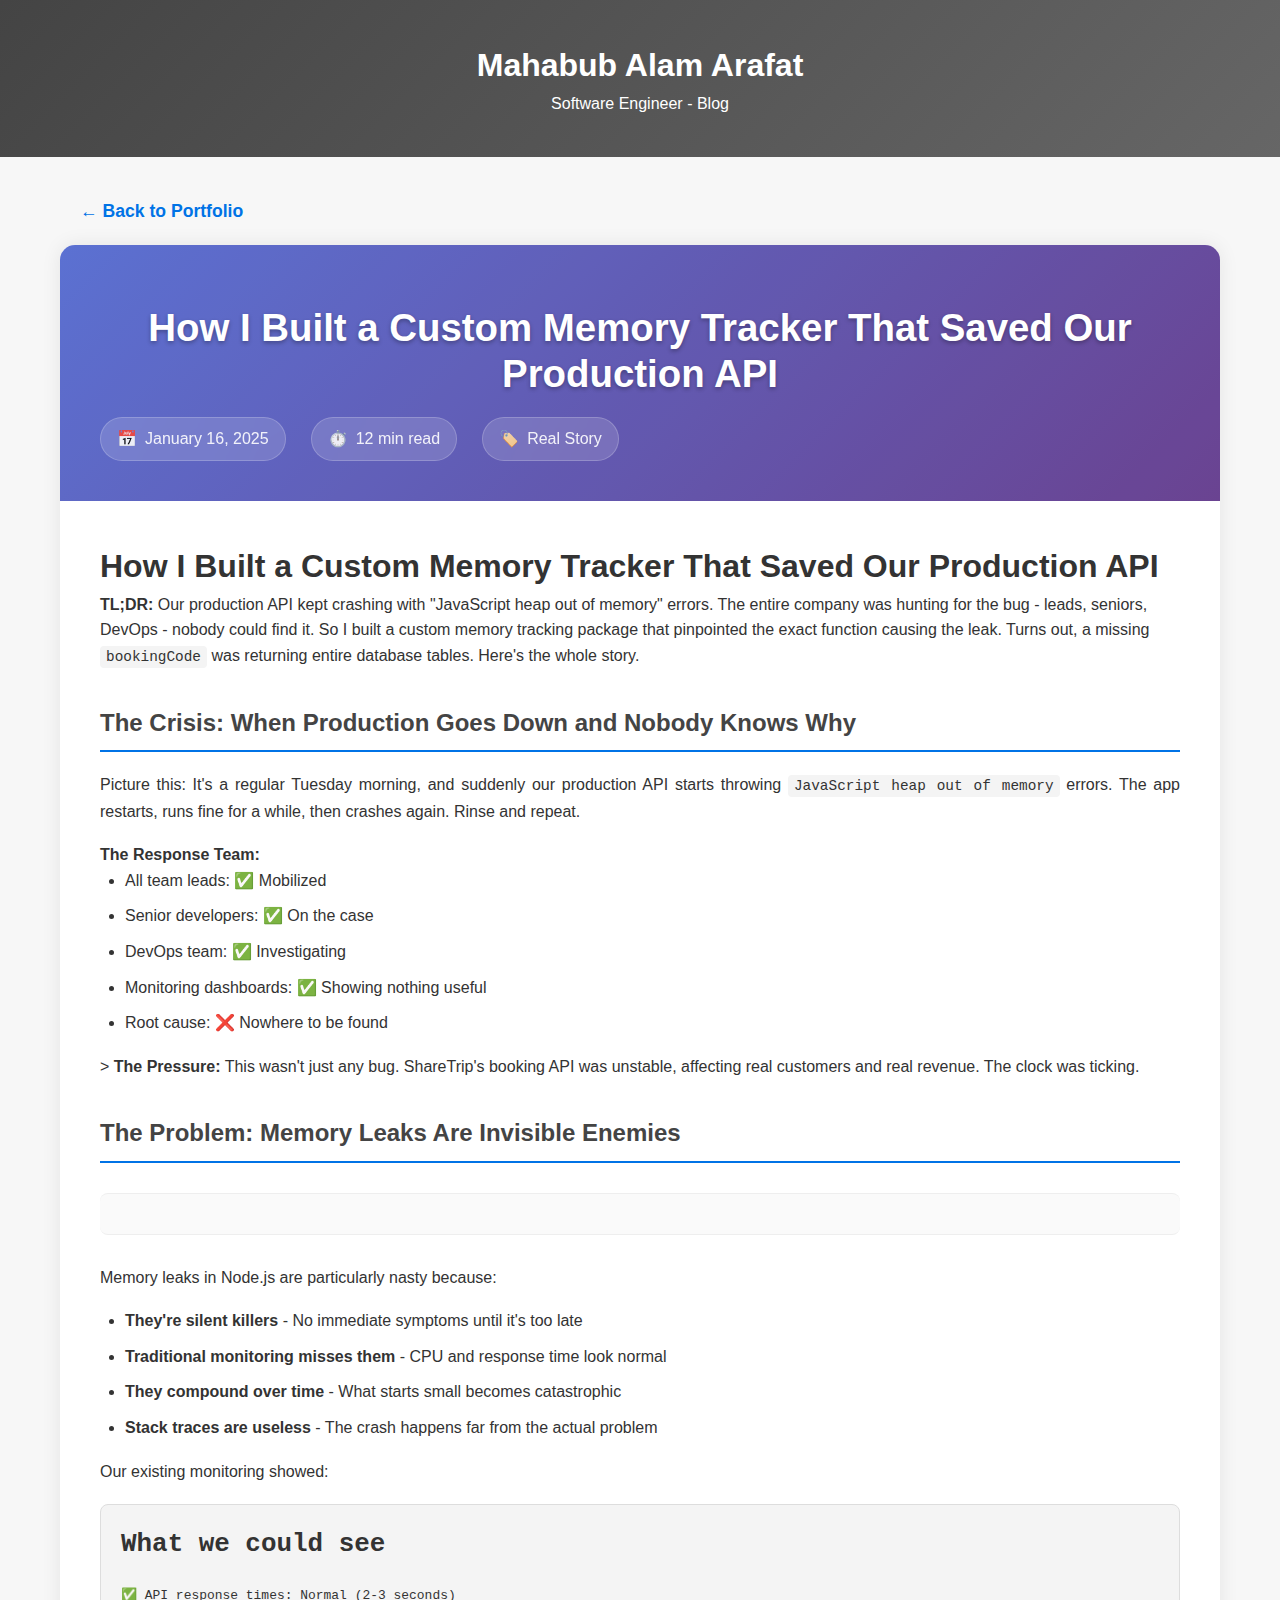
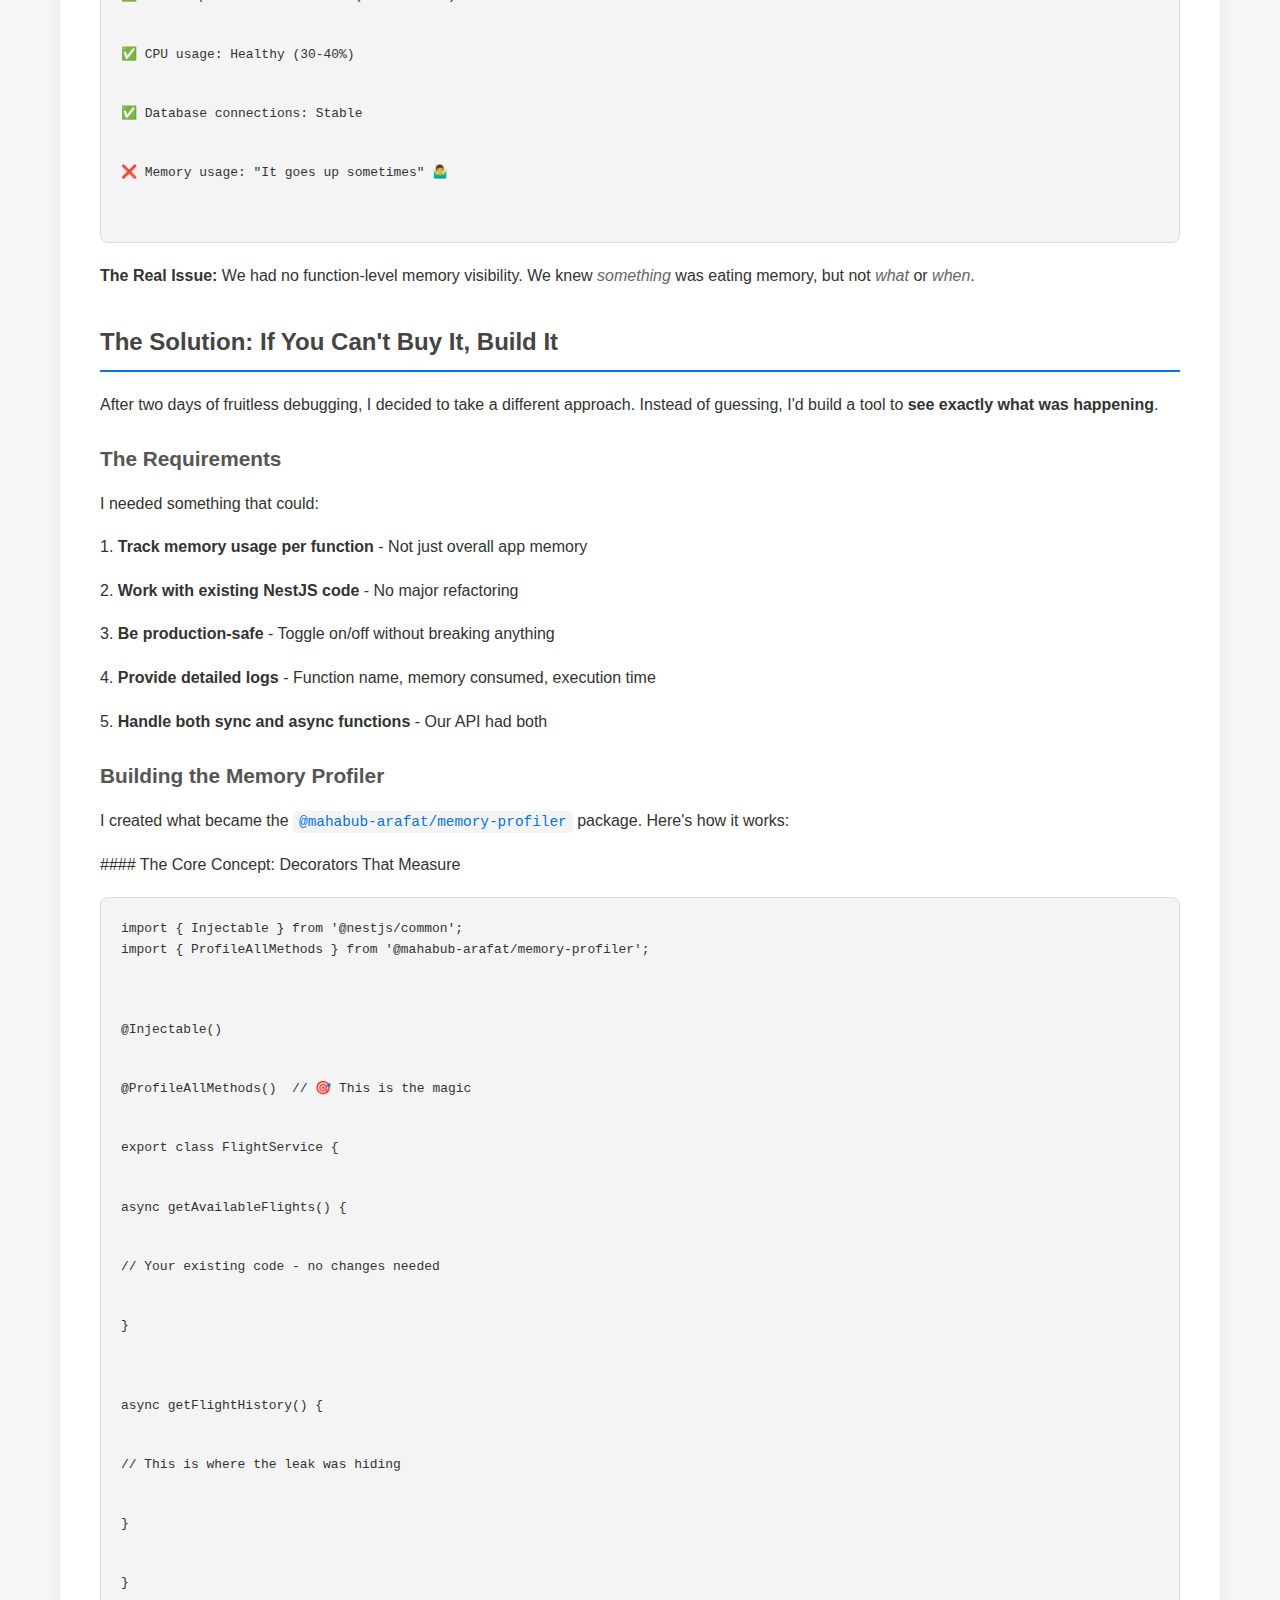
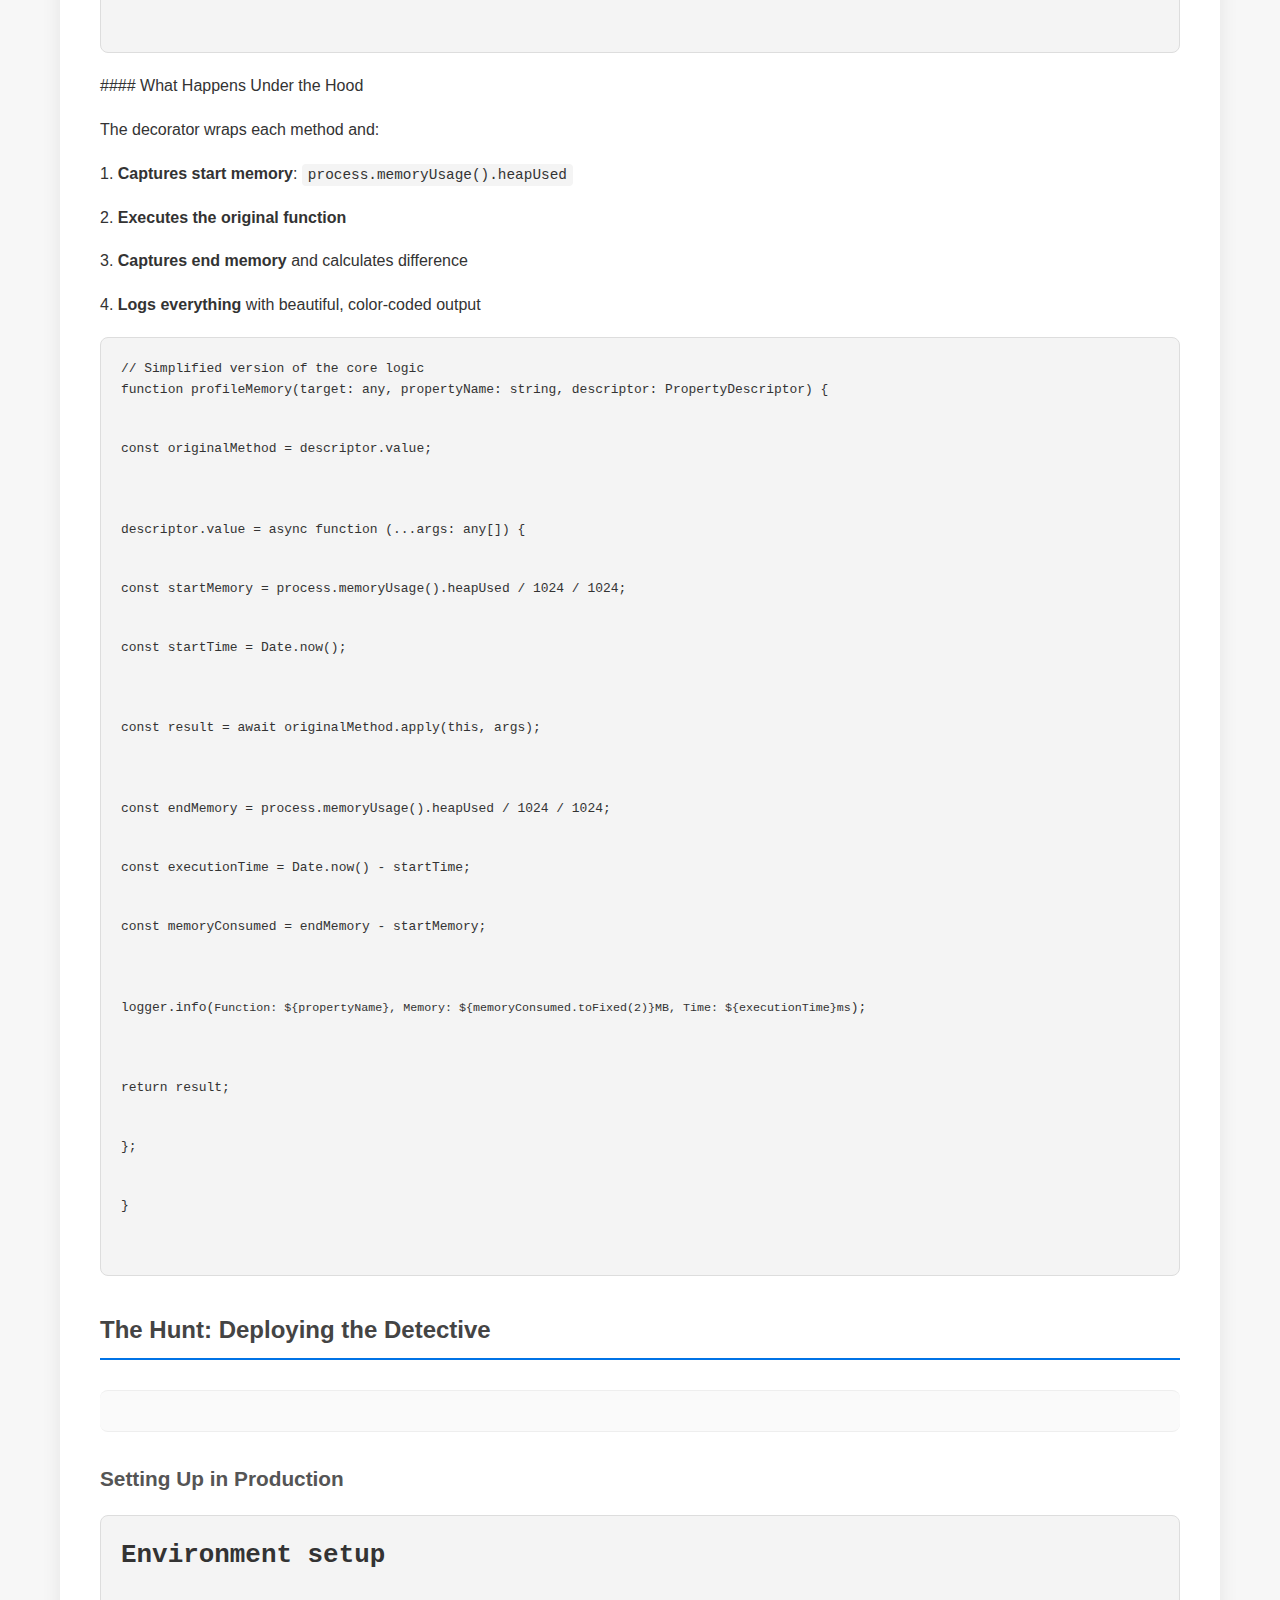
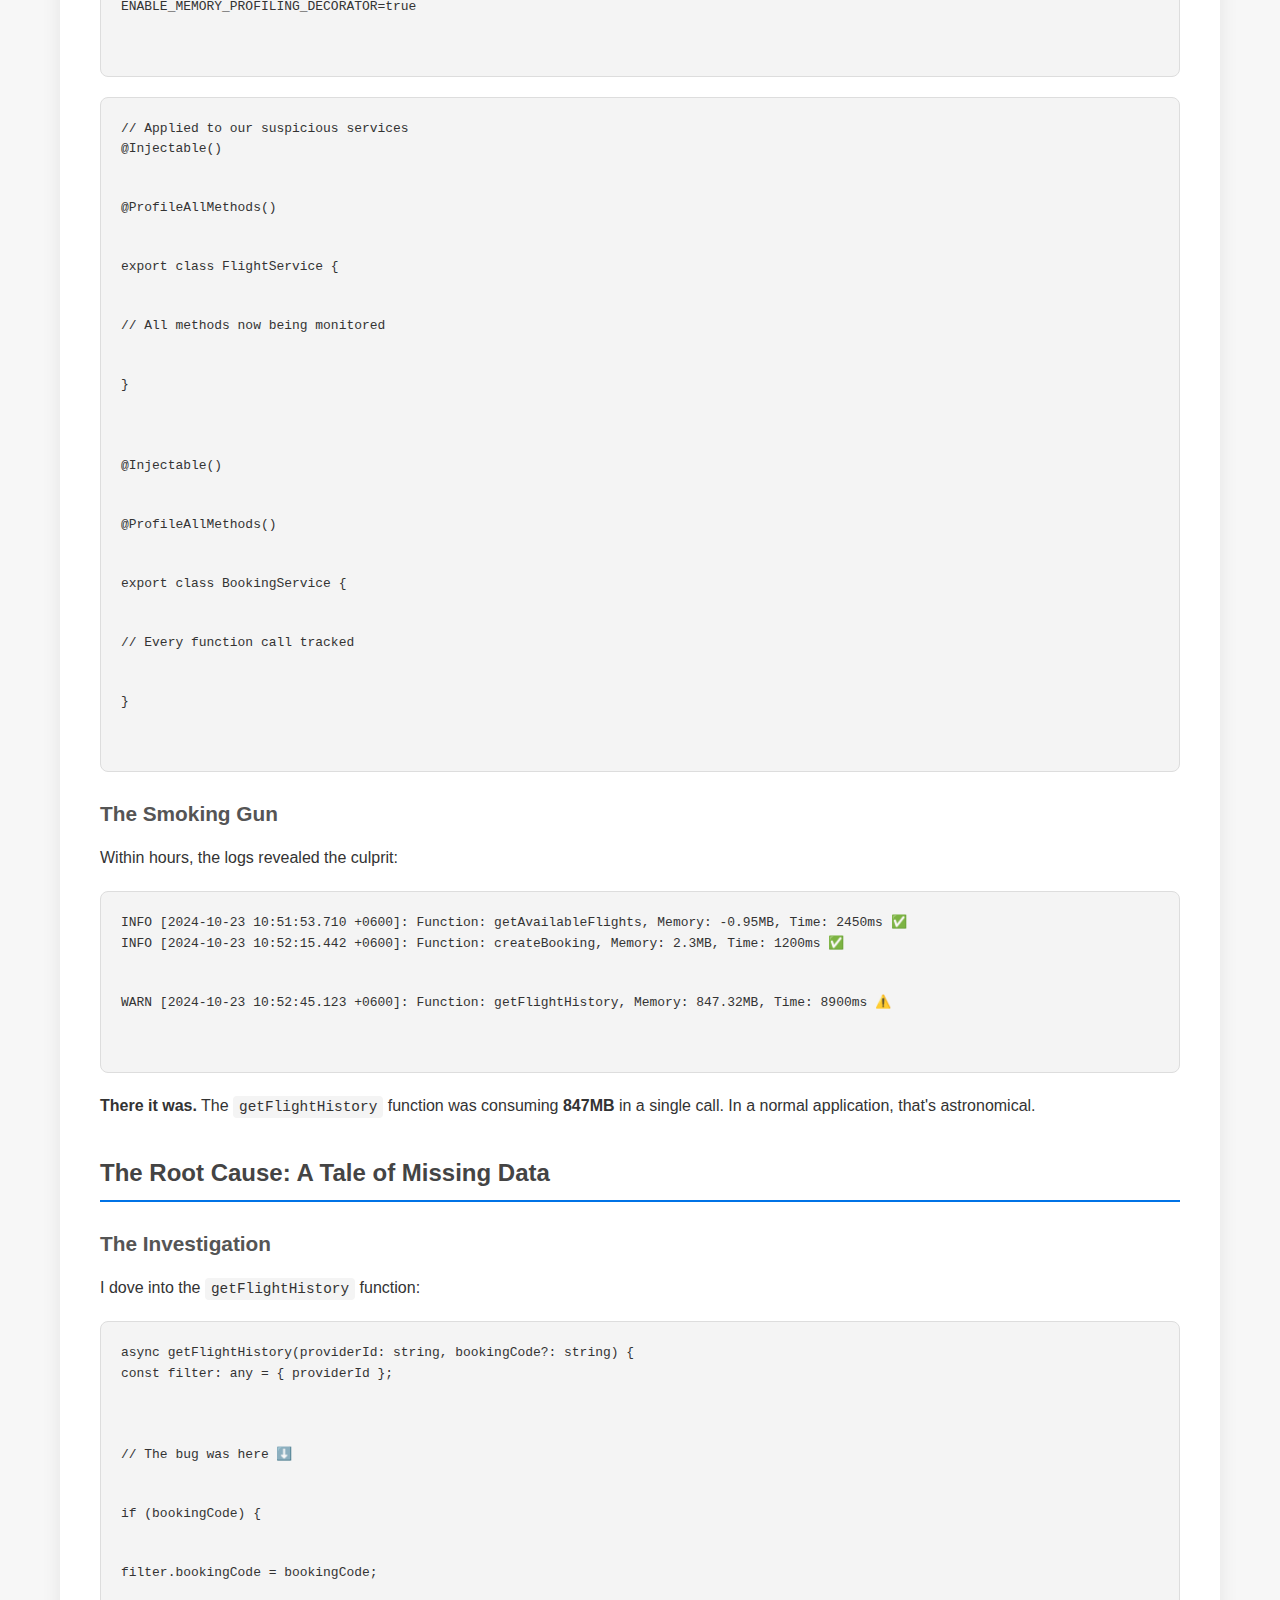
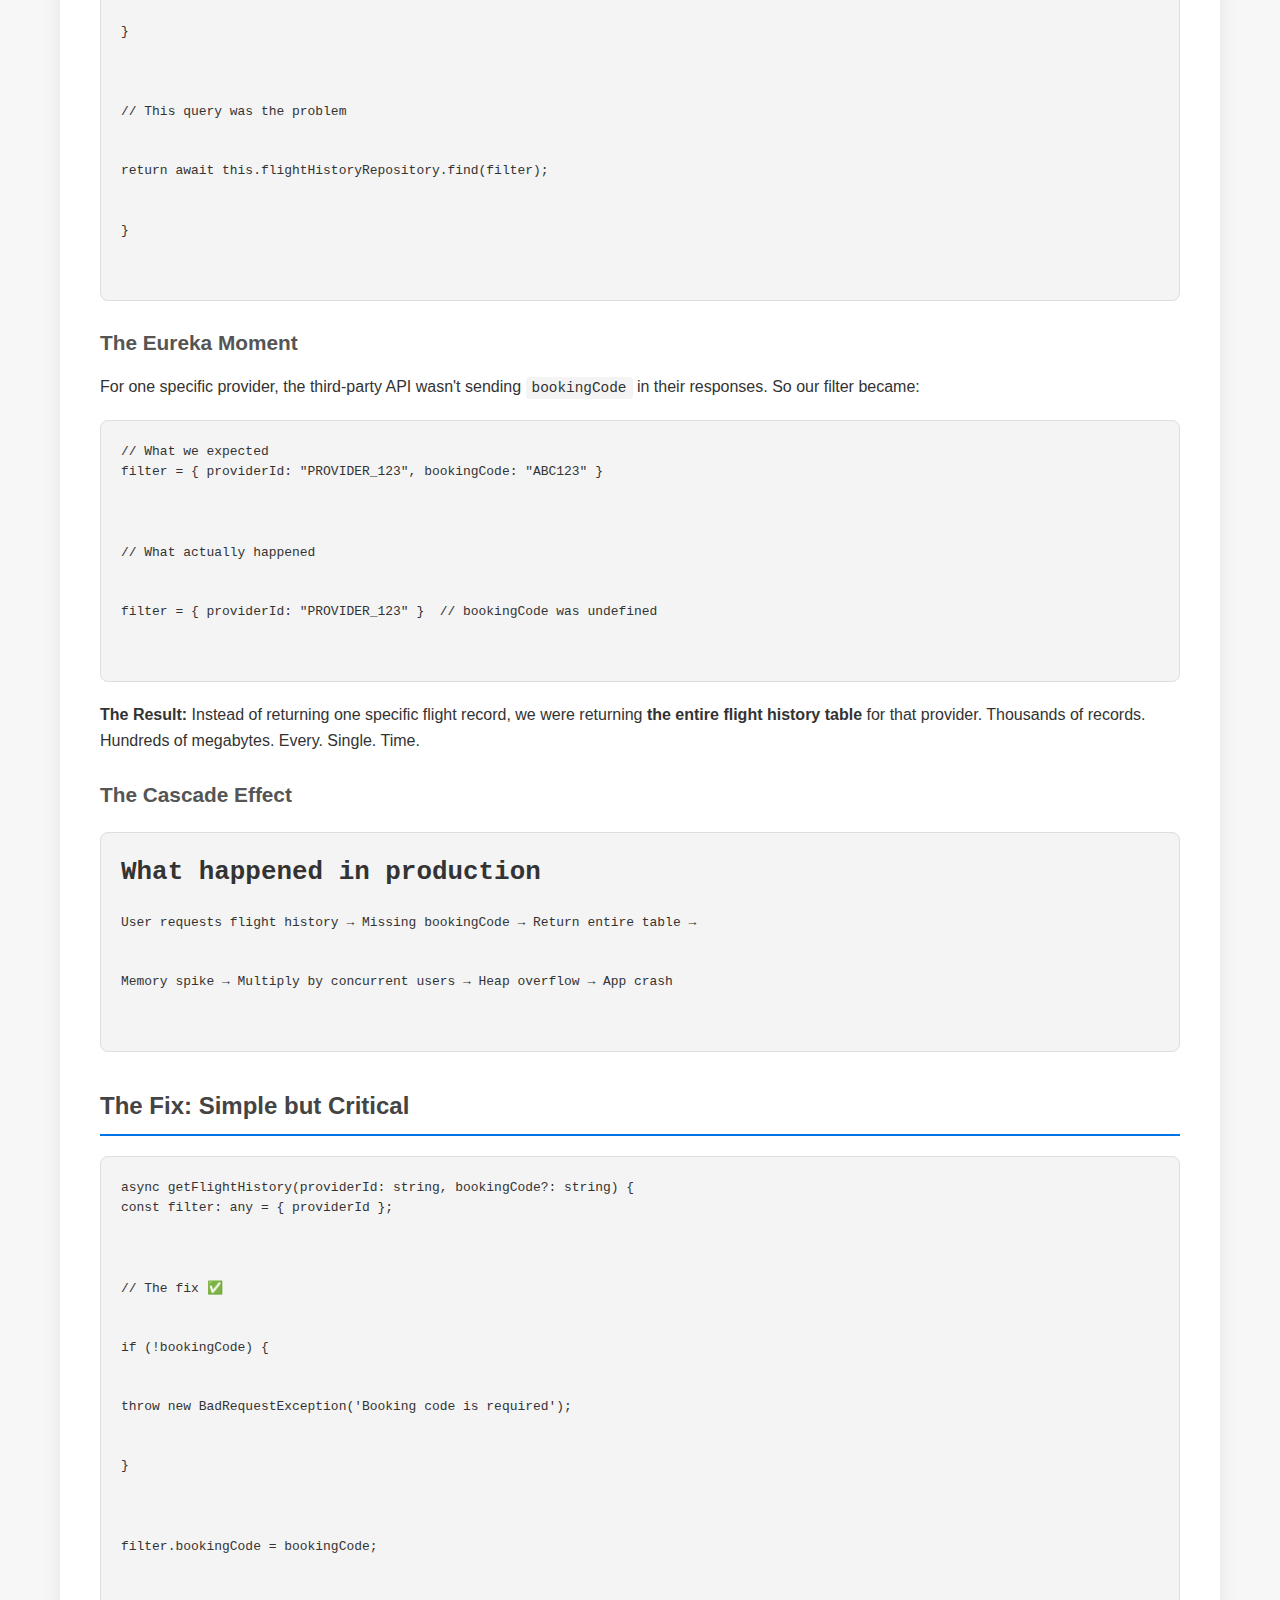
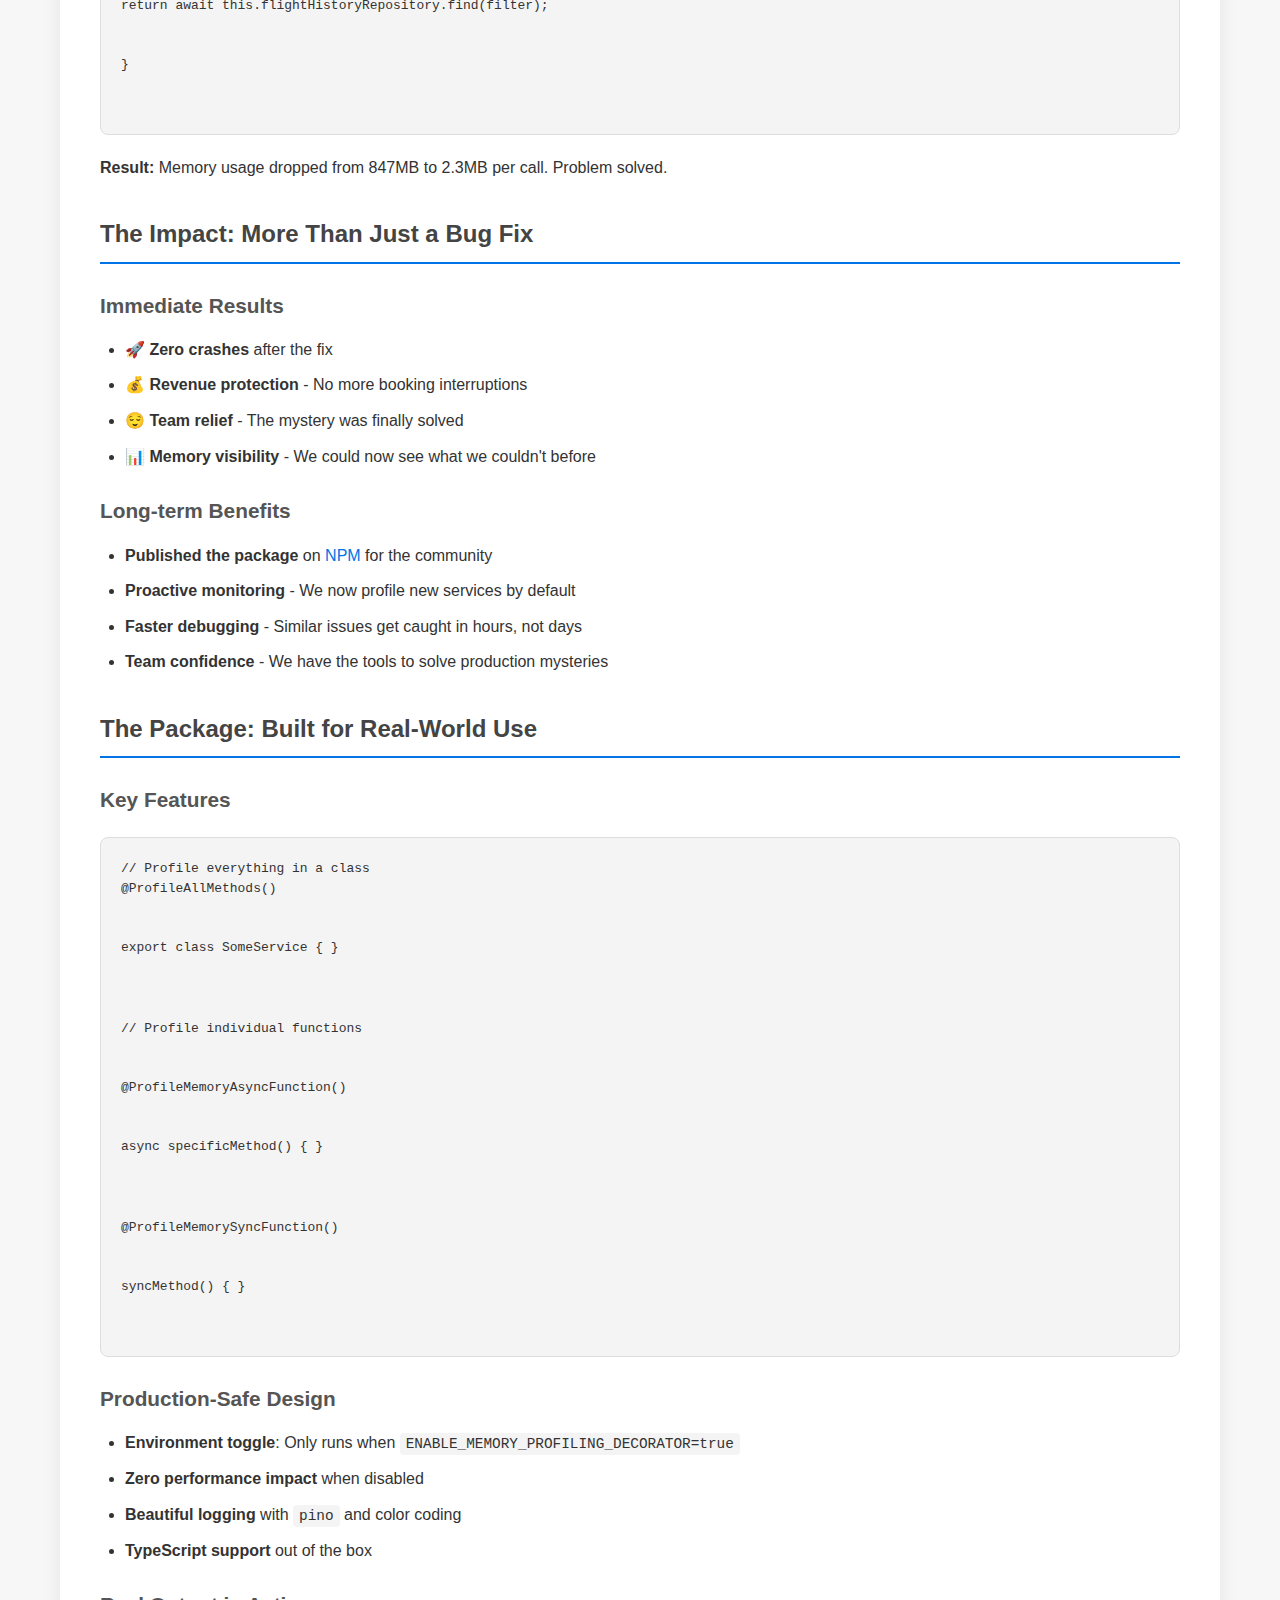
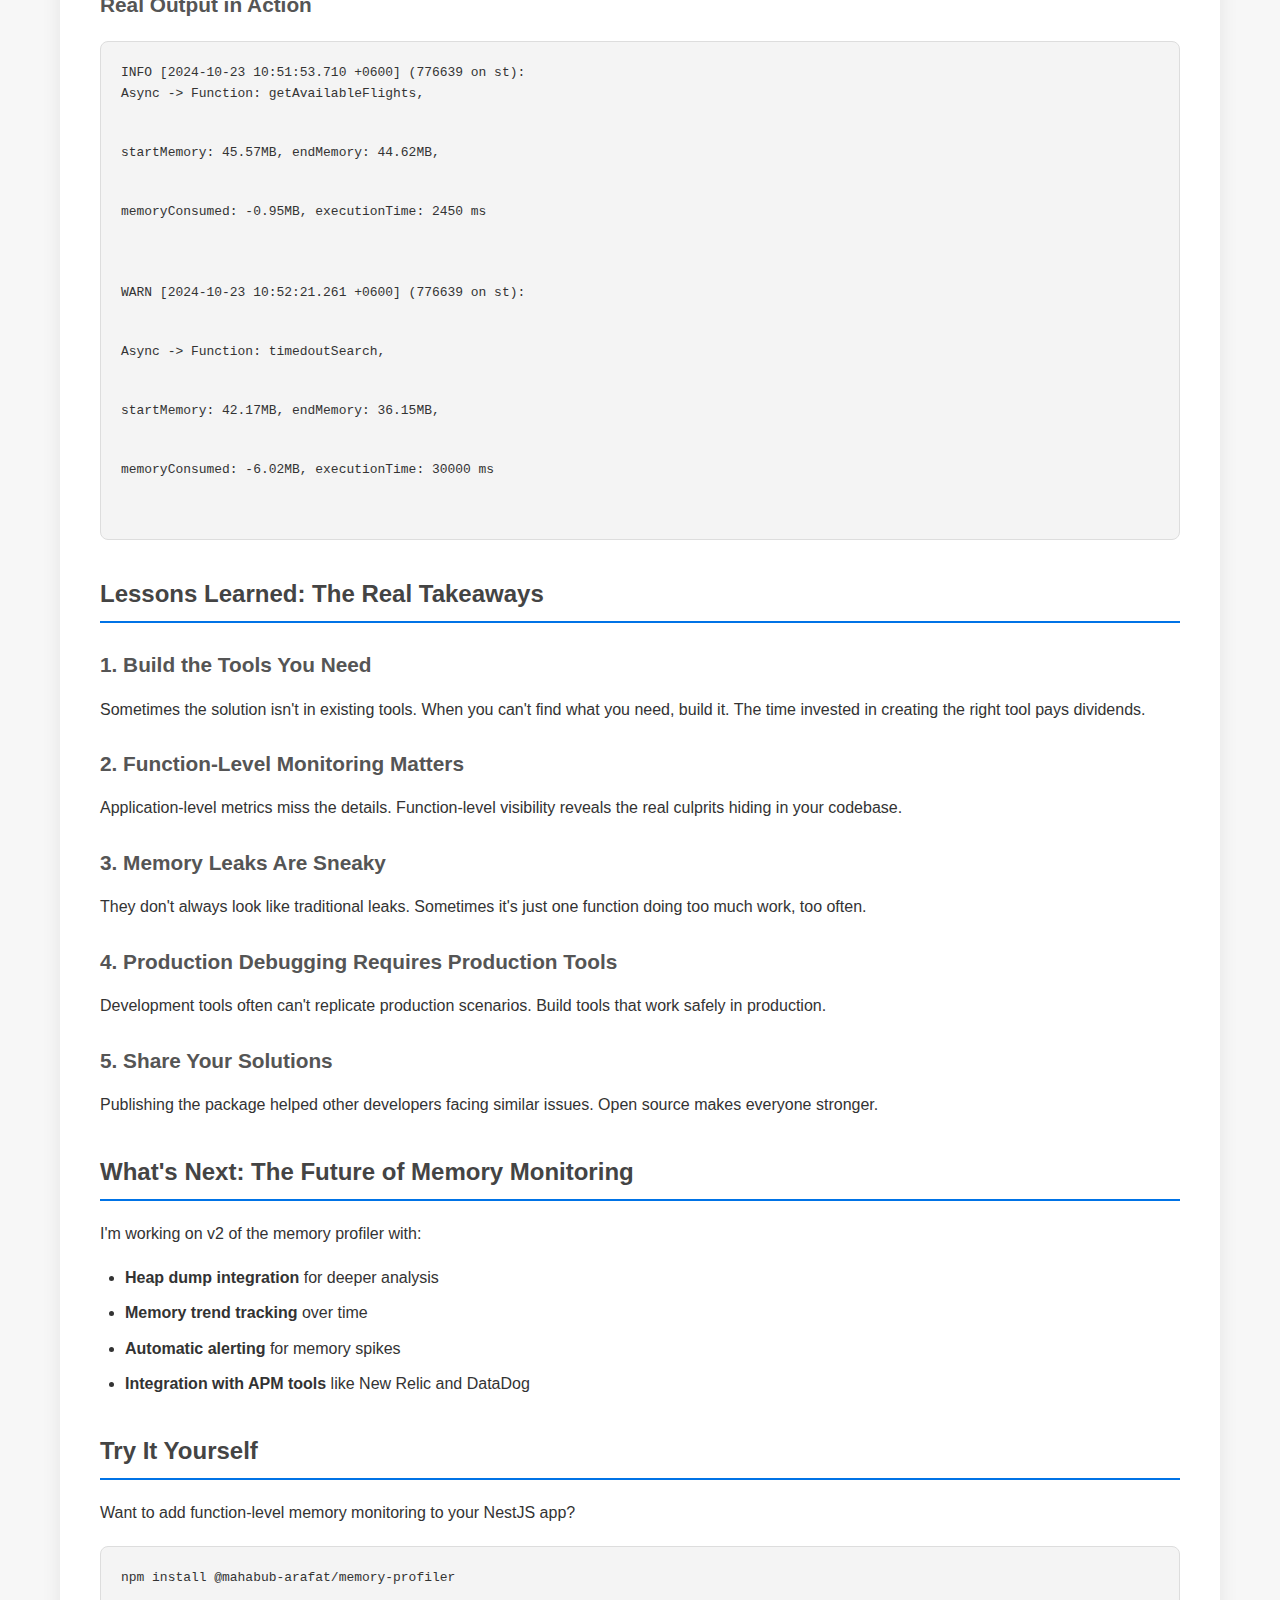
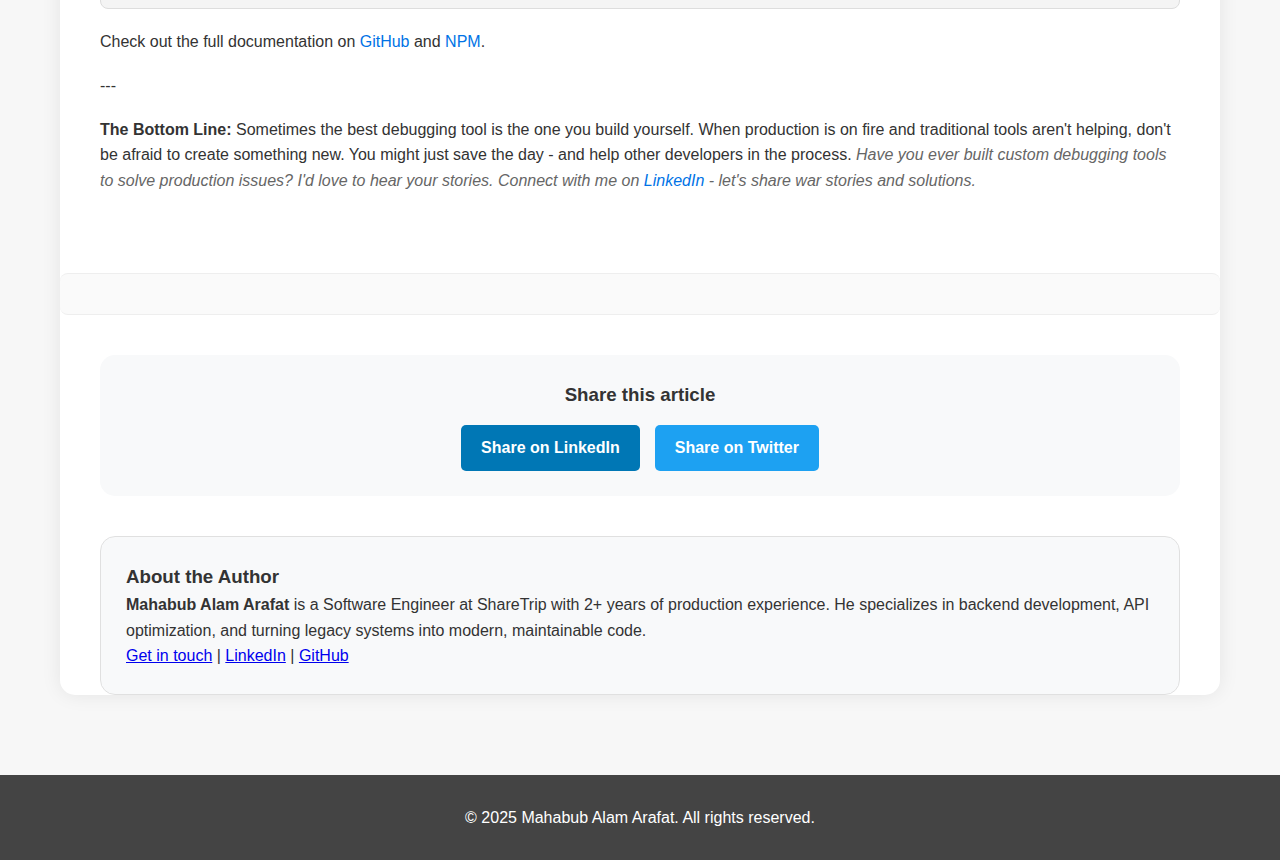
<file: blog/memory-tracker-production-story.html>
<!DOCTYPE html>
<html lang="en">
<head>
    <meta charset="UTF-8">
    <meta name="viewport" content="width=device-width, initial-scale=1.0">
    <meta name="description" content="The story of how a custom memory profiling package solved a company-wide production mystery that had everyone stumped. From heap crashes to the root cause.">
    <meta name="keywords" content="Node.js, Memory Management, NestJS, Production Debugging, Memory Leaks, ShareTrip, NPM Package">
    <meta name="author" content="Mahabub Alam Arafat">
    <meta name="robots" content="index, follow, max-snippet:-1, max-image-preview:large, max-video-preview:-1">
    
    <!-- Open Graph Meta Tags -->
    <meta property="og:title" content="How I Built a Custom Memory Tracker That Saved Our Production API">
    <meta property="og:description" content="The story of how a custom memory profiling package solved a company-wide production mystery that had everyone stumped. From heap crashes to the root cause.">
    <meta property="og:type" content="article">
    <meta property="og:url" content="https://mahabubarafat.online/blog/memory-tracker-production-story.html">
    <meta property="og:site_name" content="Mahabub Alam Arafat - Portfolio">
    
    <!-- Twitter Card Meta Tags -->
    <meta name="twitter:card" content="summary_large_image">
    <meta name="twitter:title" content="How I Built a Custom Memory Tracker That Saved Our Production API">
    <meta name="twitter:description" content="The story of how a custom memory profiling package solved a company-wide production mystery that had everyone stumped. From heap crashes to the root cause.">
    
    <!-- Structured Data -->
    <script type="application/ld+json">
    {
      "@context": "https://schema.org",
      "@type": "BlogPosting",
      "headline": "How I Built a Custom Memory Tracker That Saved Our Production API",
      "description": "The story of how a custom memory profiling package solved a company-wide production mystery that had everyone stumped. From heap crashes to the root cause.",
      "author": {
        "@type": "Person",
        "name": "Mahabub Alam Arafat"
      },
      "datePublished": "2025-01-16",
      "dateModified": "2025-01-16",
      "publisher": {
        "@type": "Person",
        "name": "Mahabub Alam Arafat"
      },
      "mainEntityOfPage": {
        "@type": "WebPage",
        "@id": "https://mahabubarafat.online/blog/memory-tracker-production-story.html"
      },
      "keywords": ["Node.js", "Memory Management", "NestJS", "Production Debugging", "Memory Leaks", "ShareTrip", "NPM Package"]
    }
    </script>
    
    <title>How I Built a Custom Memory Tracker That Saved Our Production API | Mahabub Alam Arafat</title>
    <link rel="canonical" href="https://mahabubarafat.online/blog/memory-tracker-production-story.html">
    
    <!-- Google AdSense Code -->
    <meta name="google-adsense-account" content="ca-pub-6705222517983610">
    <script async src="https://pagead2.googlesyndication.com/pagead/js/adsbygoogle.js?client=ca-pub-6705222517983610"
            crossorigin="anonymous"></script>
    
    <link rel="stylesheet" href="blog_styling.css">
</head>
<body>
    <header>
        <h1>Mahabub Alam Arafat</h1>
        <p>Software Engineer - Blog</p>
    </header>

    <div class="container">
        <a href="../index.html#blog" class="back-link">← Back to Portfolio</a>
        
        <article>
            <header class="article-header">
                <h1 class="article-title">How I Built a Custom Memory Tracker That Saved Our Production API</h1>
                <div class="article-meta">
                    <div class="meta-item">
                        <span>📅</span>
                        <time datetime="2025-01-16">January 16, 2025</time>
                    </div>
                    <div class="meta-item">
                        <span>⏱️</span>
                        <span>12 min read</span>
                    </div>
                    <div class="meta-item">
                        <span>🏷️</span>
                        <span>Real Story</span>
                    </div>
                </div>
            </header>

            <!-- Display Ad - Top of Article -->
            <div style="text-align: center; margin: 30px 0;">
                <ins class="adsbygoogle"
                     style="display:block"
                     data-ad-client="ca-pub-6705222517983610"
                     data-ad-slot="3215730742"
                     data-ad-format="auto"
                     data-full-width-responsive="true"></ins>
                <script>
                     (adsbygoogle = window.adsbygoogle || []).push({});
                </script>
            </div>

            <div class="content">
                
<h1>How I Built a Custom Memory Tracker That Saved Our Production API</h1>

<strong>TL;DR:</strong> Our production API kept crashing with "JavaScript heap out of memory" errors. The entire company was hunting for the bug - leads, seniors, DevOps - nobody could find it. So I built a custom memory tracking package that pinpointed the exact function causing the leak. Turns out, a missing <code>bookingCode</code> was returning entire database tables. Here's the whole story.

<h2>The Crisis: When Production Goes Down and Nobody Knows Why</h2>

<p>Picture this: It's a regular Tuesday morning, and suddenly our production API starts throwing <code>JavaScript heap out of memory</code> errors. The app restarts, runs fine for a while, then crashes again. Rinse and repeat.</p>

<strong>The Response Team:</strong>
<ul>
<li>All team leads: ✅ Mobilized</li>
<li>Senior developers: ✅ On the case</li>
<li>DevOps team: ✅ Investigating</li>
<li>Monitoring dashboards: ✅ Showing nothing useful</li>
<li>Root cause: ❌ Nowhere to be found</li>
</ul>

<p>> <strong>The Pressure:</strong> This wasn't just any bug. ShareTrip's booking API was unstable, affecting real customers and real revenue. The clock was ticking.</p>

<h2>The Problem: Memory Leaks Are Invisible Enemies</h2>
<div class="ad-container" style="margin: 30px 0; text-align: center;">
    <ins class="adsbygoogle"
         style="display:block; text-align:center;"
         data-ad-layout="in-article"
         data-ad-format="fluid"
         data-ad-client="ca-pub-6705222517983610"
         data-ad-slot="1879717900"></ins>
    <script>
         (adsbygoogle = window.adsbygoogle || []).push({});
    </script>
</div>


<p>Memory leaks in Node.js are particularly nasty because:</p>

<ul>
<li><strong>They're silent killers</strong> - No immediate symptoms until it's too late</li>
<li><strong>Traditional monitoring misses them</strong> - CPU and response time look normal</li>
<li><strong>They compound over time</strong> - What starts small becomes catastrophic</li>
<li><strong>Stack traces are useless</strong> - The crash happens far from the actual problem</li>
</ul>

<p>Our existing monitoring showed:</p>
<pre><code><h1>What we could see</h1>
<p>✅ API response times: Normal (2-3 seconds)</p>
<p>✅ CPU usage: Healthy (30-40%)</p>
<p>✅ Database connections: Stable</p>
<p>❌ Memory usage: "It goes up sometimes" 🤷‍♂️</p>
</code></pre>

<strong>The Real Issue:</strong> We had no function-level memory visibility. We knew <em>something</em> was eating memory, but not <em>what</em> or <em>when</em>.

<h2>The Solution: If You Can't Buy It, Build It</h2>

<p>After two days of fruitless debugging, I decided to take a different approach. Instead of guessing, I'd build a tool to <strong>see exactly what was happening</strong>.</p>

<h3>The Requirements</h3>

<p>I needed something that could:</p>
<p>1. <strong>Track memory usage per function</strong> - Not just overall app memory</p>
<p>2. <strong>Work with existing NestJS code</strong> - No major refactoring</p>
<p>3. <strong>Be production-safe</strong> - Toggle on/off without breaking anything</p>
<p>4. <strong>Provide detailed logs</strong> - Function name, memory consumed, execution time</p>
<p>5. <strong>Handle both sync and async functions</strong> - Our API had both</p>

<h3>Building the Memory Profiler</h3>

<p>I created what became the <a href="https://www.npmjs.com/package/@mahabub-arafat/memory-profiler"><code>@mahabub-arafat/memory-profiler</code></a> package. Here's how it works:</p>

<p>#### The Core Concept: Decorators That Measure</p>

<pre><code>import { Injectable } from '@nestjs/common';
<p>import { ProfileAllMethods } from '@mahabub-arafat/memory-profiler';</p>

<p>@Injectable()</p>
<p>@ProfileAllMethods()  // 🎯 This is the magic</p>
<p>export class FlightService {</p>
<p>async getAvailableFlights() {</p>
<p>// Your existing code - no changes needed</p>
<p>}</p>

<p>async getFlightHistory() {</p>
<p>// This is where the leak was hiding</p>
<p>}</p>
<p>}</p>
</code></pre>

<p>#### What Happens Under the Hood</p>

<p>The decorator wraps each method and:</p>

<p>1. <strong>Captures start memory</strong>: <code>process.memoryUsage().heapUsed</code></p>
<p>2. <strong>Executes the original function</strong></p>
<p>3. <strong>Captures end memory</strong> and calculates difference</p>
<p>4. <strong>Logs everything</strong> with beautiful, color-coded output</p>

<pre><code>// Simplified version of the core logic
<p>function profileMemory(target: any, propertyName: string, descriptor: PropertyDescriptor) {</p>
<p>const originalMethod = descriptor.value;</p>
    
<p>descriptor.value = async function (...args: any[]) {</p>
<p>const startMemory = process.memoryUsage().heapUsed / 1024 / 1024;</p>
<p>const startTime = Date.now();</p>
        
<p>const result = await originalMethod.apply(this, args);</p>
        
<p>const endMemory = process.memoryUsage().heapUsed / 1024 / 1024;</p>
<p>const executionTime = Date.now() - startTime;</p>
<p>const memoryConsumed = endMemory - startMemory;</p>
        
<p>logger.info(<code>Function: ${propertyName}, Memory: ${memoryConsumed.toFixed(2)}MB, Time: ${executionTime}ms</code>);</p>
        
<p>return result;</p>
<p>};</p>
<p>}</p>
</code></pre>

<h2>The Hunt: Deploying the Detective</h2>
<div class="ad-container" style="margin: 30px 0; text-align: center;">
    <ins class="adsbygoogle"
         style="display:block; text-align:center;"
         data-ad-layout="in-article"
         data-ad-format="fluid"
         data-ad-client="ca-pub-6705222517983610"
         data-ad-slot="1879717900"></ins>
    <script>
         (adsbygoogle = window.adsbygoogle || []).push({});
    </script>
</div>


<h3>Setting Up in Production</h3>

<pre><code><h1>Environment setup</h1>
<p>ENABLE_MEMORY_PROFILING_DECORATOR=true</p>
</code></pre>

<pre><code>// Applied to our suspicious services
<p>@Injectable()</p>
<p>@ProfileAllMethods()</p>
<p>export class FlightService {</p>
<p>// All methods now being monitored</p>
<p>}</p>

<p>@Injectable()</p>
<p>@ProfileAllMethods()</p>
<p>export class BookingService {</p>
<p>// Every function call tracked</p>
<p>}</p>
</code></pre>

<h3>The Smoking Gun</h3>

<p>Within hours, the logs revealed the culprit:</p>

<pre><code>INFO [2024-10-23 10:51:53.710 +0600]: Function: getAvailableFlights, Memory: -0.95MB, Time: 2450ms ✅
<p>INFO [2024-10-23 10:52:15.442 +0600]: Function: createBooking, Memory: 2.3MB, Time: 1200ms ✅</p>
<p>WARN [2024-10-23 10:52:45.123 +0600]: Function: getFlightHistory, Memory: 847.32MB, Time: 8900ms ⚠️</p>
</code></pre>

<strong>There it was.</strong> The <code>getFlightHistory</code> function was consuming <strong>847MB</strong> in a single call. In a normal application, that's astronomical.

<h2>The Root Cause: A Tale of Missing Data</h2>

<h3>The Investigation</h3>

<p>I dove into the <code>getFlightHistory</code> function:</p>

<pre><code>async getFlightHistory(providerId: string, bookingCode?: string) {
<p>const filter: any = { providerId };</p>
    
<p>// The bug was here ⬇️</p>
<p>if (bookingCode) {</p>
<p>filter.bookingCode = bookingCode;</p>
<p>}</p>
    
<p>// This query was the problem</p>
<p>return await this.flightHistoryRepository.find(filter);</p>
<p>}</p>
</code></pre>

<h3>The Eureka Moment</h3>

<p>For one specific provider, the third-party API wasn't sending <code>bookingCode</code> in their responses. So our filter became:</p>

<pre><code>// What we expected
<p>filter = { providerId: "PROVIDER_123", bookingCode: "ABC123" }</p>

<p>// What actually happened</p>
<p>filter = { providerId: "PROVIDER_123" }  // bookingCode was undefined</p>
</code></pre>

<strong>The Result:</strong> Instead of returning one specific flight record, we were returning <strong>the entire flight history table</strong> for that provider. Thousands of records. Hundreds of megabytes. Every. Single. Time.

<h3>The Cascade Effect</h3>

<pre><code><h1>What happened in production</h1>
<p>User requests flight history → Missing bookingCode → Return entire table →</p>
<p>Memory spike → Multiply by concurrent users → Heap overflow → App crash</p>
</code></pre>

<h2>The Fix: Simple but Critical</h2>

<pre><code>async getFlightHistory(providerId: string, bookingCode?: string) {
<p>const filter: any = { providerId };</p>
    
<p>// The fix ✅</p>
<p>if (!bookingCode) {</p>
<p>throw new BadRequestException('Booking code is required');</p>
<p>}</p>
    
<p>filter.bookingCode = bookingCode;</p>
<p>return await this.flightHistoryRepository.find(filter);</p>
<p>}</p>
</code></pre>

<strong>Result:</strong> Memory usage dropped from 847MB to 2.3MB per call. Problem solved.

<h2>The Impact: More Than Just a Bug Fix</h2>

<h3>Immediate Results</h3>
<ul>
<li><strong>🚀 Zero crashes</strong> after the fix</li>
<li><strong>💰 Revenue protection</strong> - No more booking interruptions</li>
<li><strong>😌 Team relief</strong> - The mystery was finally solved</li>
<li><strong>📊 Memory visibility</strong> - We could now see what we couldn't before</li>
</ul>

<h3>Long-term Benefits</h3>
<ul>
<li><strong>Published the package</strong> on <a href="https://www.npmjs.com/package/@mahabub-arafat/memory-profiler">NPM</a> for the community</li>
<li><strong>Proactive monitoring</strong> - We now profile new services by default</li>
<li><strong>Faster debugging</strong> - Similar issues get caught in hours, not days</li>
<li><strong>Team confidence</strong> - We have the tools to solve production mysteries</li>
</ul>

<h2>The Package: Built for Real-World Use</h2>

<h3>Key Features</h3>

<pre><code>// Profile everything in a class
<p>@ProfileAllMethods()</p>
<p>export class SomeService { }</p>

<p>// Profile individual functions</p>
<p>@ProfileMemoryAsyncFunction()</p>
<p>async specificMethod() { }</p>

<p>@ProfileMemorySyncFunction()</p>
<p>syncMethod() { }</p>
</code></pre>

<h3>Production-Safe Design</h3>

<ul>
<li><strong>Environment toggle</strong>: Only runs when <code>ENABLE_MEMORY_PROFILING_DECORATOR=true</code></li>
<li><strong>Zero performance impact</strong> when disabled</li>
<li><strong>Beautiful logging</strong> with <code>pino</code> and color coding</li>
<li><strong>TypeScript support</strong> out of the box</li>
</ul>

<h3>Real Output in Action</h3>

<pre><code>INFO [2024-10-23 10:51:53.710 +0600] (776639 on st): 
<p>Async -> Function: getAvailableFlights,</p>
<p>startMemory: 45.57MB, endMemory: 44.62MB,</p>
<p>memoryConsumed: -0.95MB, executionTime: 2450 ms</p>

<p>WARN [2024-10-23 10:52:21.261 +0600] (776639 on st):</p>
<p>Async -> Function: timedoutSearch,</p>
<p>startMemory: 42.17MB, endMemory: 36.15MB,</p>
<p>memoryConsumed: -6.02MB, executionTime: 30000 ms</p>
</code></pre>

<h2>Lessons Learned: The Real Takeaways</h2>

<h3>1. Build the Tools You Need</h3>
<p>Sometimes the solution isn't in existing tools. When you can't find what you need, build it. The time invested in creating the right tool pays dividends.</p>

<h3>2. Function-Level Monitoring Matters</h3>
<p>Application-level metrics miss the details. Function-level visibility reveals the real culprits hiding in your codebase.</p>

<h3>3. Memory Leaks Are Sneaky</h3>
<p>They don't always look like traditional leaks. Sometimes it's just one function doing too much work, too often.</p>

<h3>4. Production Debugging Requires Production Tools</h3>
<p>Development tools often can't replicate production scenarios. Build tools that work safely in production.</p>

<h3>5. Share Your Solutions</h3>
<p>Publishing the package helped other developers facing similar issues. Open source makes everyone stronger.</p>

<h2>What's Next: The Future of Memory Monitoring</h2>

<p>I'm working on v2 of the memory profiler with:</p>
<ul>
<li><strong>Heap dump integration</strong> for deeper analysis</li>
<li><strong>Memory trend tracking</strong> over time</li>
<li><strong>Automatic alerting</strong> for memory spikes</li>
<li><strong>Integration with APM tools</strong> like New Relic and DataDog</li>
</ul>

<h2>Try It Yourself</h2>

<p>Want to add function-level memory monitoring to your NestJS app?</p>

<pre><code>npm install @mahabub-arafat/memory-profiler
</code></pre>

<p>Check out the full documentation on <a href="https://github.com/mahabubarafat-st/memory-profiler">GitHub</a> and <a href="https://www.npmjs.com/package/@mahabub-arafat/memory-profiler">NPM</a>.</p>

<p>---</p>

<strong>The Bottom Line:</strong> Sometimes the best debugging tool is the one you build yourself. When production is on fire and traditional tools aren't helping, don't be afraid to create something new. You might just save the day - and help other developers in the process.

<em>Have you ever built custom debugging tools to solve production issues? I'd love to hear your stories. Connect with me on <a href="https://linkedin.com/in/mahabubarafat">LinkedIn</a> - let's share war stories and solutions.</em>

            </div>

            <!-- End of Article Ad -->
            <div class="ad-container" style="margin: 40px 0; text-align: center;">
                <ins class="adsbygoogle"
                     style="display:block; text-align:center;"
                     data-ad-layout="in-article"
                     data-ad-format="fluid"
                     data-ad-client="ca-pub-6705222517983610"
                     data-ad-slot="1879717900"></ins>
                <script>
                     (adsbygoogle = window.adsbygoogle || []).push({});
                </script>
            </div>

            <div class="social-share">
                <h3>Share this article</h3>
                <div class="share-buttons">
                    <a href="https://linkedin.com/shareArticle?mini=true&url=https://mahabubarafat.online/blog/memory-tracker-production-story.html&title=How%20I%20Built%20a%20Custom%20Memory%20Tracker%20That%20Saved%20Our%20Production%20API" target="_blank" class="share-btn share-linkedin">Share on LinkedIn</a>
                    <a href="https://twitter.com/intent/tweet?url=https://mahabubarafat.online/blog/memory-tracker-production-story.html&text=How%20I%20Built%20a%20Custom%20Memory%20Tracker%20That%20Saved%20Our%20Production%20API" target="_blank" class="share-btn share-twitter">Share on Twitter</a>
                </div>
            </div>

            <div class="author-bio">
                <h3>About the Author</h3>
                <p><strong>Mahabub Alam Arafat</strong> is a Software Engineer at ShareTrip with 2+ years of production experience. He specializes in backend development, API optimization, and turning legacy systems into modern, maintainable code.</p>
                <p><a href="../index.html#contact">Get in touch</a> | <a href="https://linkedin.com/in/mahabubarafat" target="_blank">LinkedIn</a> | <a href="https://github.com/MahabubArafat" target="_blank">GitHub</a></p>
            </div>
        </article>
    </div>

    <footer>
        <p>© 2025 Mahabub Alam Arafat. All rights reserved.</p>
    </footer>
</body>
</html>
</file>
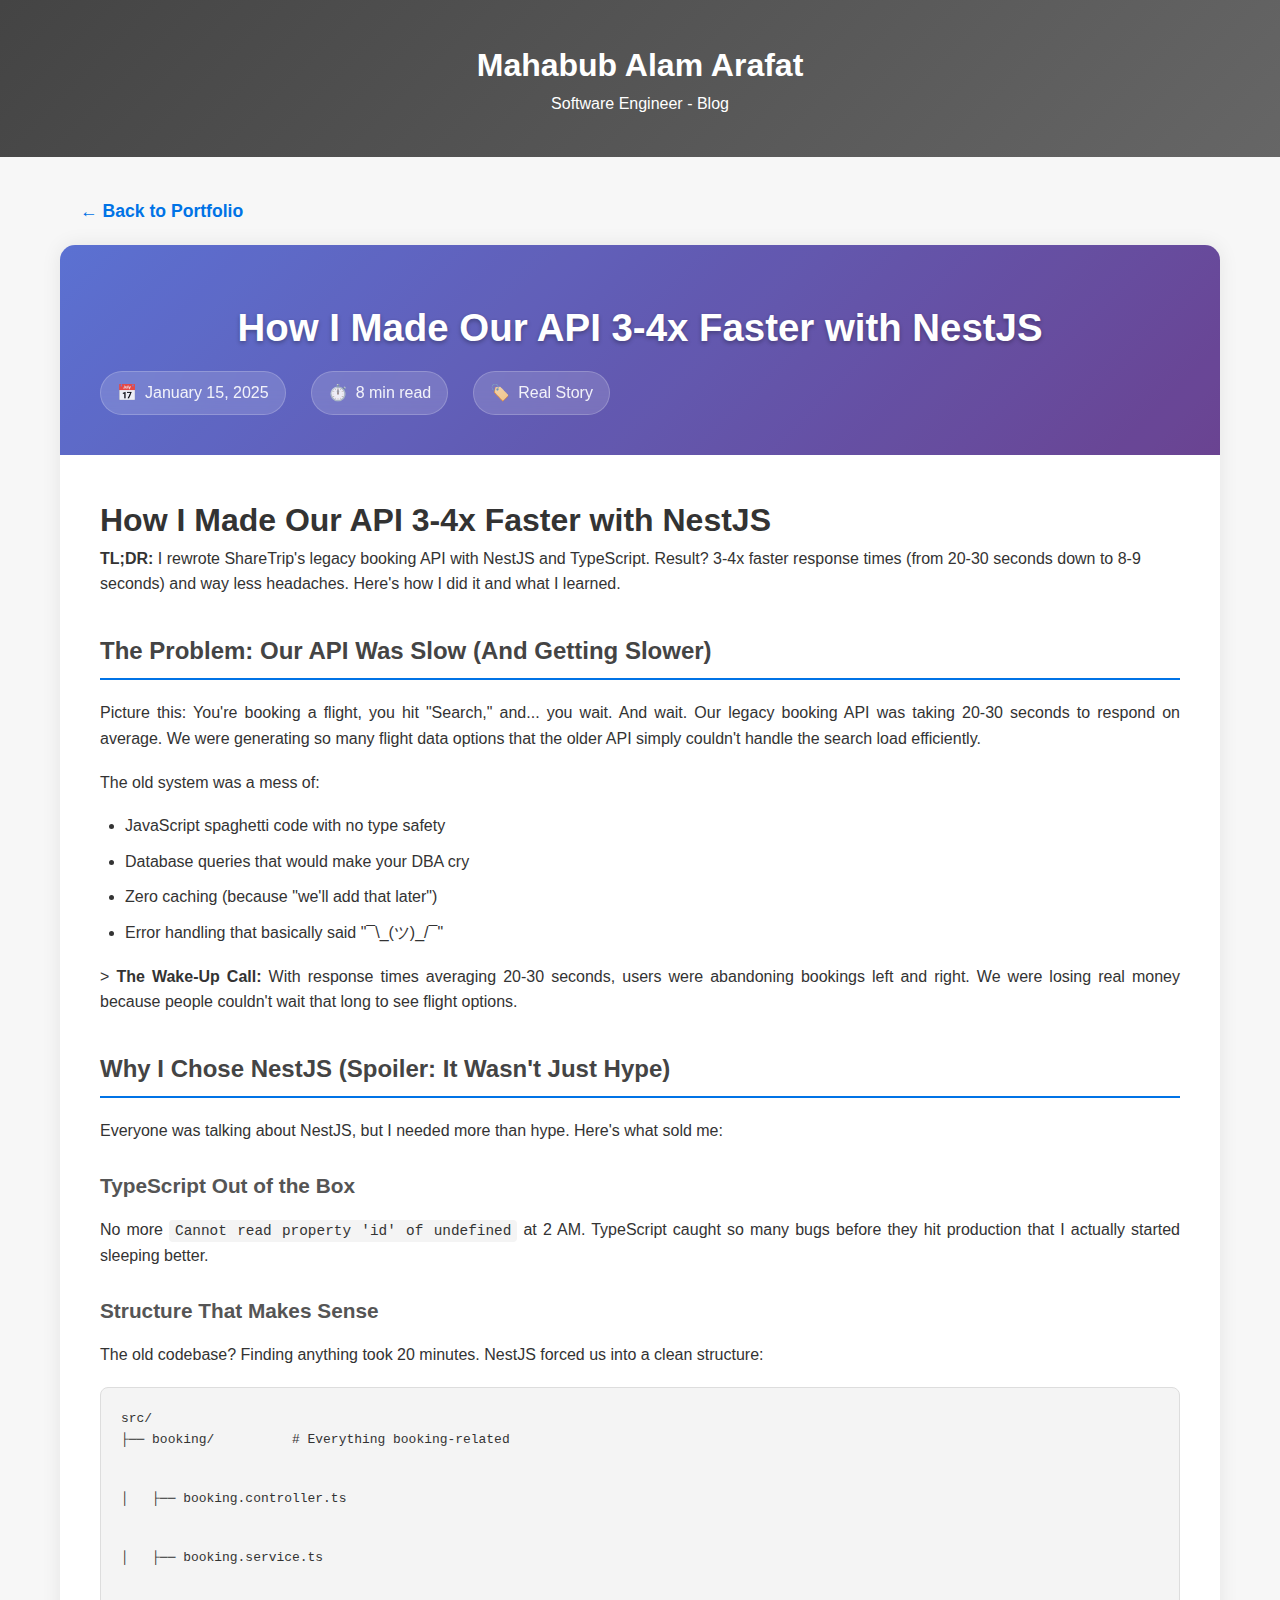
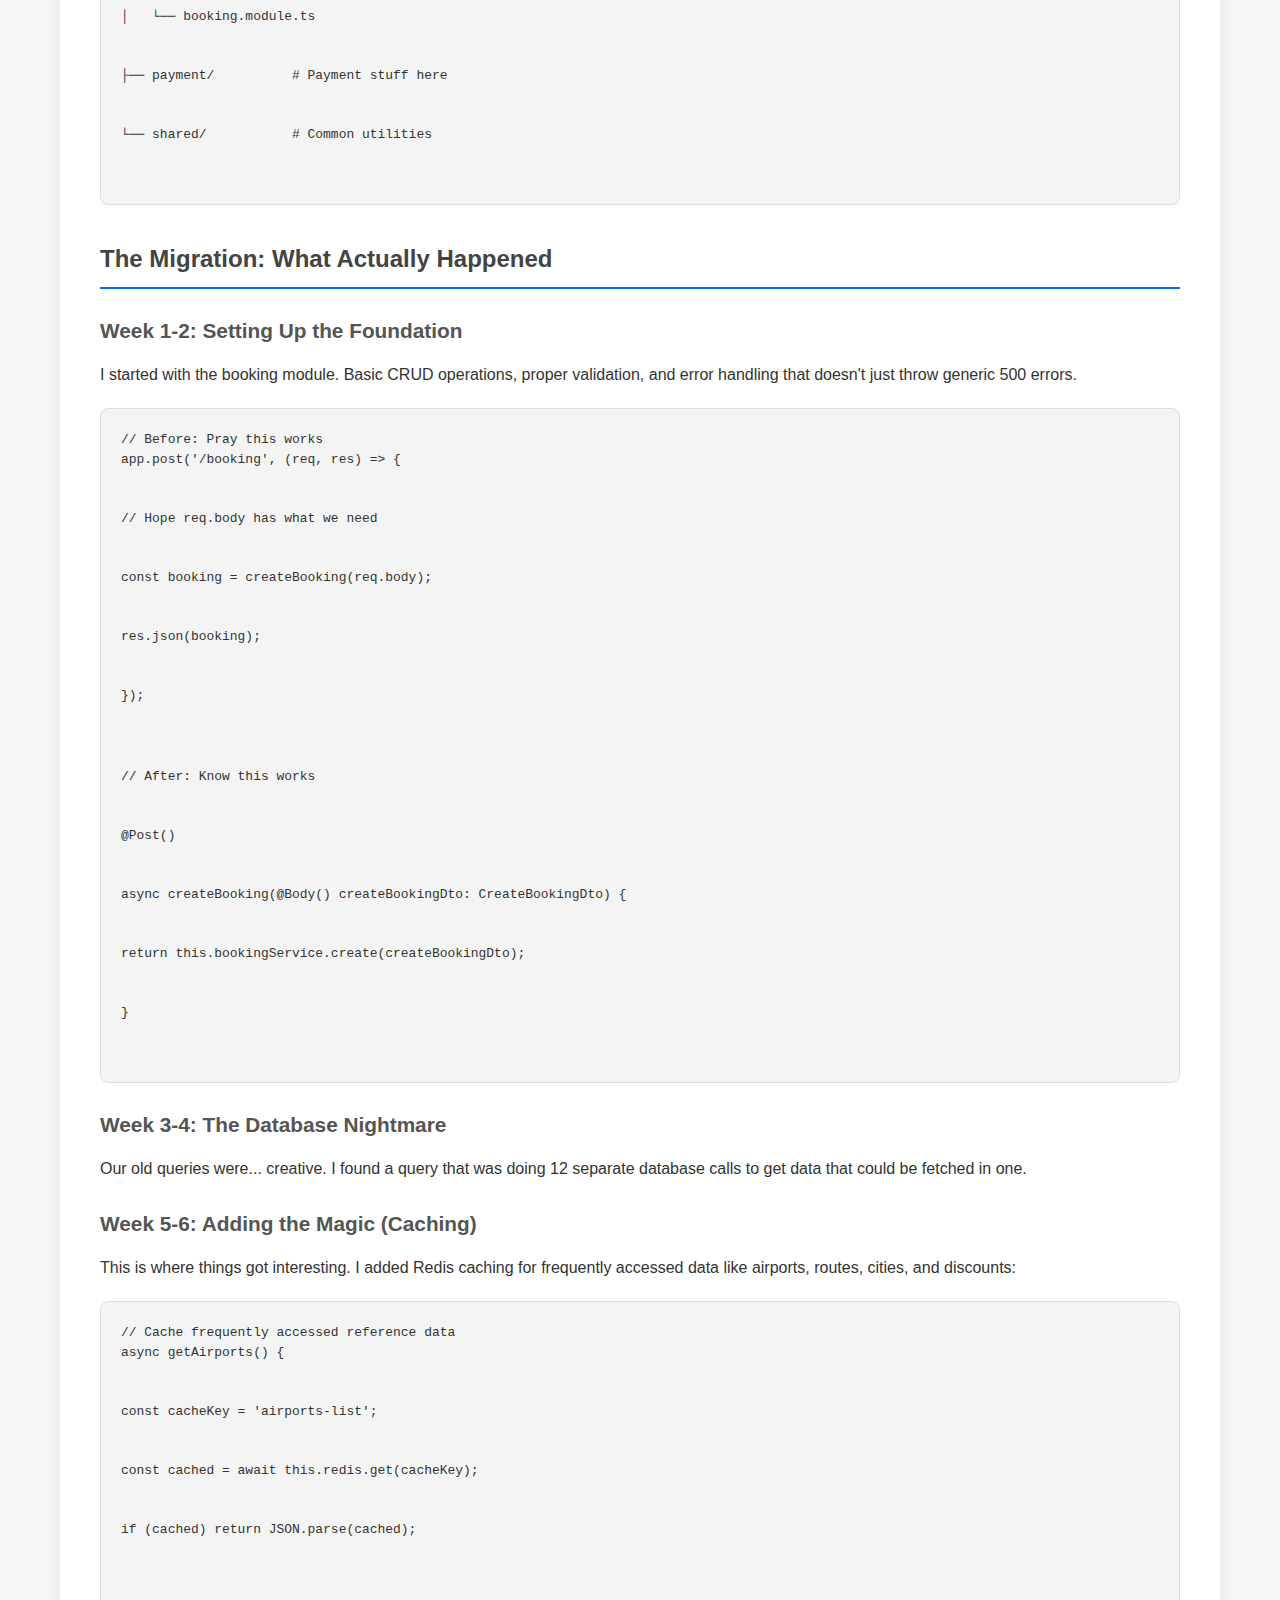
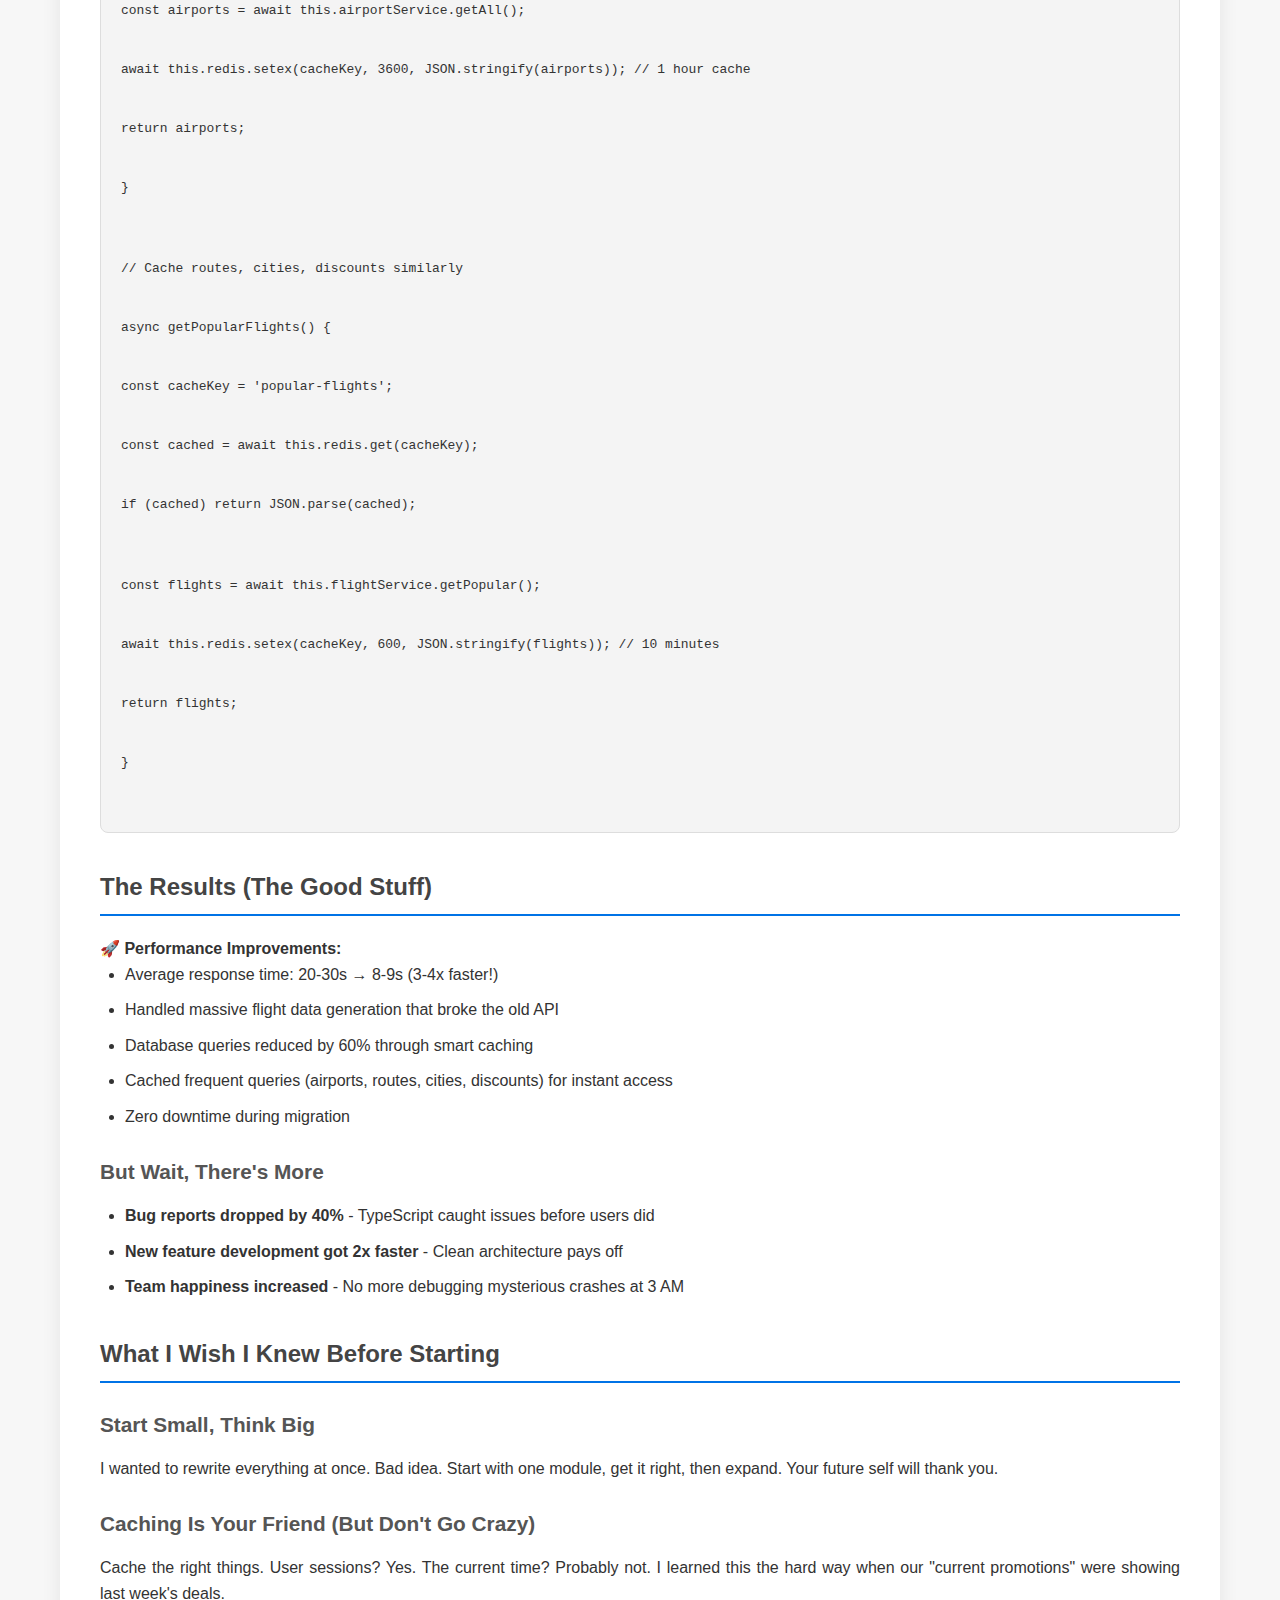
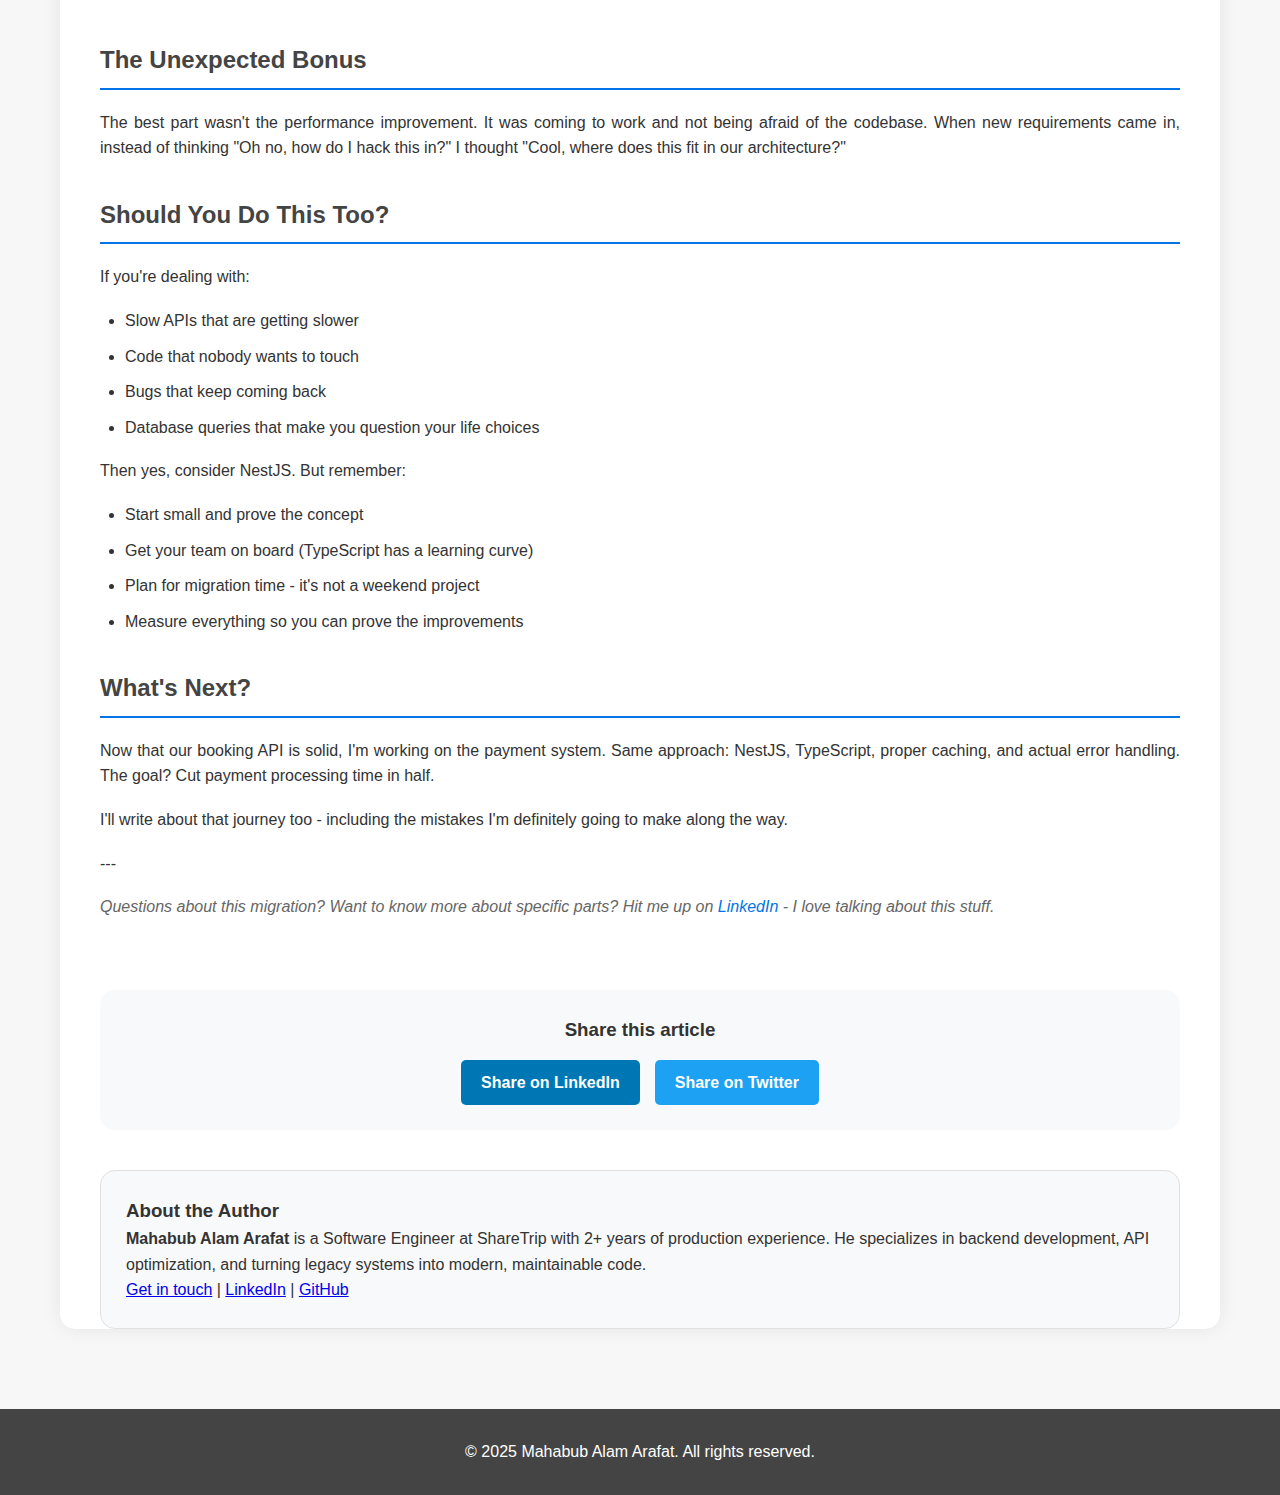
<file: blog/nestjs-performance-story.html>
<!DOCTYPE html>
<html lang="en">
<head>
    <meta charset="UTF-8">
    <meta name="viewport" content="width=device-width, initial-scale=1.0">
    <meta name="description" content="The real story of rewriting ShareTrip's legacy booking API. What worked, what didn't, and the surprising results.">
    <meta name="keywords" content="NestJS, TypeScript, API performance, ShareTrip, booking system, legacy migration">
    <meta name="author" content="Mahabub Alam Arafat">
    <meta name="robots" content="index, follow, max-snippet:-1, max-image-preview:large, max-video-preview:-1">
    
    <!-- Open Graph Meta Tags -->
    <meta property="og:title" content="How I Made Our API 3-4x Faster with NestJS">
    <meta property="og:description" content="The real story of rewriting ShareTrip's legacy booking API. What worked, what didn't, and the surprising results.">
    <meta property="og:type" content="article">
    <meta property="og:url" content="https://mahabubarafat.online/blog/nestjs-performance-story.html">
    <meta property="og:site_name" content="Mahabub Alam Arafat - Portfolio">
    
    <!-- Twitter Card Meta Tags -->
    <meta name="twitter:card" content="summary_large_image">
    <meta name="twitter:title" content="How I Made Our API 3-4x Faster with NestJS">
    <meta name="twitter:description" content="The real story of rewriting ShareTrip's legacy booking API. What worked, what didn't, and the surprising results.">
    
    <!-- Structured Data -->
    <script type="application/ld+json">
    {
      "@context": "https://schema.org",
      "@type": "BlogPosting",
      "headline": "How I Made Our API 3-4x Faster with NestJS",
      "description": "The real story of rewriting ShareTrip's legacy booking API. What worked, what didn't, and the surprising results.",
      "author": {
        "@type": "Person",
        "name": "Mahabub Alam Arafat"
      },
      "datePublished": "2025-01-15",
      "dateModified": "2025-01-15",
      "publisher": {
        "@type": "Person",
        "name": "Mahabub Alam Arafat"
      },
      "mainEntityOfPage": {
        "@type": "WebPage",
        "@id": "https://mahabubarafat.online/blog/nestjs-performance-story.html"
      },
      "keywords": ["NestJS", "TypeScript", "API performance", "ShareTrip", "booking system", "legacy migration"]
    }
    </script>
    
    <title>How I Made Our API 3-4x Faster with NestJS | Mahabub Alam Arafat</title>
    <link rel="canonical" href="https://mahabubarafat.online/blog/nestjs-performance-story.html">
    <link rel="stylesheet" href="blog_styling.css">
</head>
<body>
    <header>
        <h1>Mahabub Alam Arafat</h1>
        <p>Software Engineer - Blog</p>
    </header>

    <div class="container">
        <a href="../index.html#blog" class="back-link">← Back to Portfolio</a>
        
        <article>
            <header class="article-header">
                <h1 class="article-title">How I Made Our API 3-4x Faster with NestJS</h1>
                <div class="article-meta">
                    <div class="meta-item">
                        <span>📅</span>
                        <time datetime="2025-01-15">January 15, 2025</time>
                    </div>
                    <div class="meta-item">
                        <span>⏱️</span>
                        <span>8 min read</span>
                    </div>
                    <div class="meta-item">
                        <span>🏷️</span>
                        <span>Real Story</span>
                    </div>
                </div>
            </header>

            <div class="content">
                
<h1>How I Made Our API 3-4x Faster with NestJS</h1>

<strong>TL;DR:</strong> I rewrote ShareTrip's legacy booking API with NestJS and TypeScript. Result? 3-4x faster response times (from 20-30 seconds down to 8-9 seconds) and way less headaches. Here's how I did it and what I learned.

<h2>The Problem: Our API Was Slow (And Getting Slower)</h2>

<p>Picture this: You're booking a flight, you hit "Search," and... you wait. And wait. Our legacy booking API was taking 20-30 seconds to respond on average. We were generating so many flight data options that the older API simply couldn't handle the search load efficiently.</p>

<p>The old system was a mess of:</p>
<ul>
<li>JavaScript spaghetti code with no type safety</li>
<li>Database queries that would make your DBA cry</li>
<li>Zero caching (because "we'll add that later")</li>
<li>Error handling that basically said "¯\_(ツ)_/¯"</li>
</ul>

<p>> <strong>The Wake-Up Call:</strong> With response times averaging 20-30 seconds, users were abandoning bookings left and right. We were losing real money because people couldn't wait that long to see flight options.</p>

<h2>Why I Chose NestJS (Spoiler: It Wasn't Just Hype)</h2>

<p>Everyone was talking about NestJS, but I needed more than hype. Here's what sold me:</p>

<h3>TypeScript Out of the Box</h3>
<p>No more <code>Cannot read property 'id' of undefined</code> at 2 AM. TypeScript caught so many bugs before they hit production that I actually started sleeping better.</p>

<h3>Structure That Makes Sense</h3>
<p>The old codebase? Finding anything took 20 minutes. NestJS forced us into a clean structure:</p>

<pre><code>src/
<p>├── booking/          # Everything booking-related</p>
<p>│   ├── booking.controller.ts</p>
<p>│   ├── booking.service.ts</p>
<p>│   └── booking.module.ts</p>
<p>├── payment/          # Payment stuff here</p>
<p>└── shared/           # Common utilities</p>
</code></pre>

<h2>The Migration: What Actually Happened</h2>

<h3>Week 1-2: Setting Up the Foundation</h3>
<p>I started with the booking module. Basic CRUD operations, proper validation, and error handling that doesn't just throw generic 500 errors.</p>

<pre><code>// Before: Pray this works
<p>app.post('/booking', (req, res) => {</p>
<p>// Hope req.body has what we need</p>
<p>const booking = createBooking(req.body);</p>
<p>res.json(booking);</p>
<p>});</p>

<p>// After: Know this works</p>
<p>@Post()</p>
<p>async createBooking(@Body() createBookingDto: CreateBookingDto) {</p>
<p>return this.bookingService.create(createBookingDto);</p>
<p>}</p>
</code></pre>

<h3>Week 3-4: The Database Nightmare</h3>
<p>Our old queries were... creative. I found a query that was doing 12 separate database calls to get data that could be fetched in one.</p>

<h3>Week 5-6: Adding the Magic (Caching)</h3>
<p>This is where things got interesting. I added Redis caching for frequently accessed data like airports, routes, cities, and discounts:</p>

<pre><code>// Cache frequently accessed reference data
<p>async getAirports() {</p>
<p>const cacheKey = 'airports-list';</p>
<p>const cached = await this.redis.get(cacheKey);</p>
<p>if (cached) return JSON.parse(cached);</p>
  
<p>const airports = await this.airportService.getAll();</p>
<p>await this.redis.setex(cacheKey, 3600, JSON.stringify(airports)); // 1 hour cache</p>
<p>return airports;</p>
<p>}</p>

<p>// Cache routes, cities, discounts similarly</p>
<p>async getPopularFlights() {</p>
<p>const cacheKey = 'popular-flights';</p>
<p>const cached = await this.redis.get(cacheKey);</p>
<p>if (cached) return JSON.parse(cached);</p>
  
<p>const flights = await this.flightService.getPopular();</p>
<p>await this.redis.setex(cacheKey, 600, JSON.stringify(flights)); // 10 minutes</p>
<p>return flights;</p>
<p>}</p>
</code></pre>

<h2>The Results (The Good Stuff)</h2>

<strong>🚀 Performance Improvements:</strong>
<ul>
<li>Average response time: 20-30s → 8-9s (3-4x faster!)</li>
<li>Handled massive flight data generation that broke the old API</li>
<li>Database queries reduced by 60% through smart caching</li>
<li>Cached frequent queries (airports, routes, cities, discounts) for instant access</li>
<li>Zero downtime during migration</li>
</ul>

<h3>But Wait, There's More</h3>
<ul>
<li><strong>Bug reports dropped by 40%</strong> - TypeScript caught issues before users did</li>
<li><strong>New feature development got 2x faster</strong> - Clean architecture pays off</li>
<li><strong>Team happiness increased</strong> - No more debugging mysterious crashes at 3 AM</li>
</ul>

<h2>What I Wish I Knew Before Starting</h2>

<h3>Start Small, Think Big</h3>
<p>I wanted to rewrite everything at once. Bad idea. Start with one module, get it right, then expand. Your future self will thank you.</p>

<h3>Caching Is Your Friend (But Don't Go Crazy)</h3>
<p>Cache the right things. User sessions? Yes. The current time? Probably not. I learned this the hard way when our "current promotions" were showing last week's deals.</p>

<h2>The Unexpected Bonus</h2>

<p>The best part wasn't the performance improvement. It was coming to work and not being afraid of the codebase. When new requirements came in, instead of thinking "Oh no, how do I hack this in?" I thought "Cool, where does this fit in our architecture?"</p>

<h2>Should You Do This Too?</h2>

<p>If you're dealing with:</p>
<ul>
<li>Slow APIs that are getting slower</li>
<li>Code that nobody wants to touch</li>
<li>Bugs that keep coming back</li>
<li>Database queries that make you question your life choices</li>
</ul>

<p>Then yes, consider NestJS. But remember:</p>
<ul>
<li>Start small and prove the concept</li>
<li>Get your team on board (TypeScript has a learning curve)</li>
<li>Plan for migration time - it's not a weekend project</li>
<li>Measure everything so you can prove the improvements</li>
</ul>

<h2>What's Next?</h2>

<p>Now that our booking API is solid, I'm working on the payment system. Same approach: NestJS, TypeScript, proper caching, and actual error handling. The goal? Cut payment processing time in half.</p>

<p>I'll write about that journey too - including the mistakes I'm definitely going to make along the way.</p>

<p>---</p>

<em>Questions about this migration? Want to know more about specific parts? Hit me up on <a href="https://linkedin.com/in/mahabubarafat">LinkedIn</a> - I love talking about this stuff.</em>

            </div>

            <div class="social-share">
                <h3>Share this article</h3>
                <div class="share-buttons">
                    <a href="https://linkedin.com/shareArticle?mini=true&url=https://mahabubarafat.online/blog/nestjs-performance-story.html&title=How%20I%20Made%20Our%20API%203-4x%20Faster%20with%20NestJS" target="_blank" class="share-btn share-linkedin">Share on LinkedIn</a>
                    <a href="https://twitter.com/intent/tweet?url=https://mahabubarafat.online/blog/nestjs-performance-story.html&text=How%20I%20Made%20Our%20API%203-4x%20Faster%20with%20NestJS" target="_blank" class="share-btn share-twitter">Share on Twitter</a>
                </div>
            </div>

            <div class="author-bio">
                <h3>About the Author</h3>
                <p><strong>Mahabub Alam Arafat</strong> is a Software Engineer at ShareTrip with 2+ years of production experience. He specializes in backend development, API optimization, and turning legacy systems into modern, maintainable code.</p>
                <p><a href="../index.html#contact">Get in touch</a> | <a href="https://linkedin.com/in/mahabubarafat" target="_blank">LinkedIn</a> | <a href="https://github.com/MahabubArafat" target="_blank">GitHub</a></p>
            </div>
        </article>
    </div>

    <footer>
        <p>© 2025 Mahabub Alam Arafat. All rights reserved.</p>
    </footer>
</body>
</html>
</file>
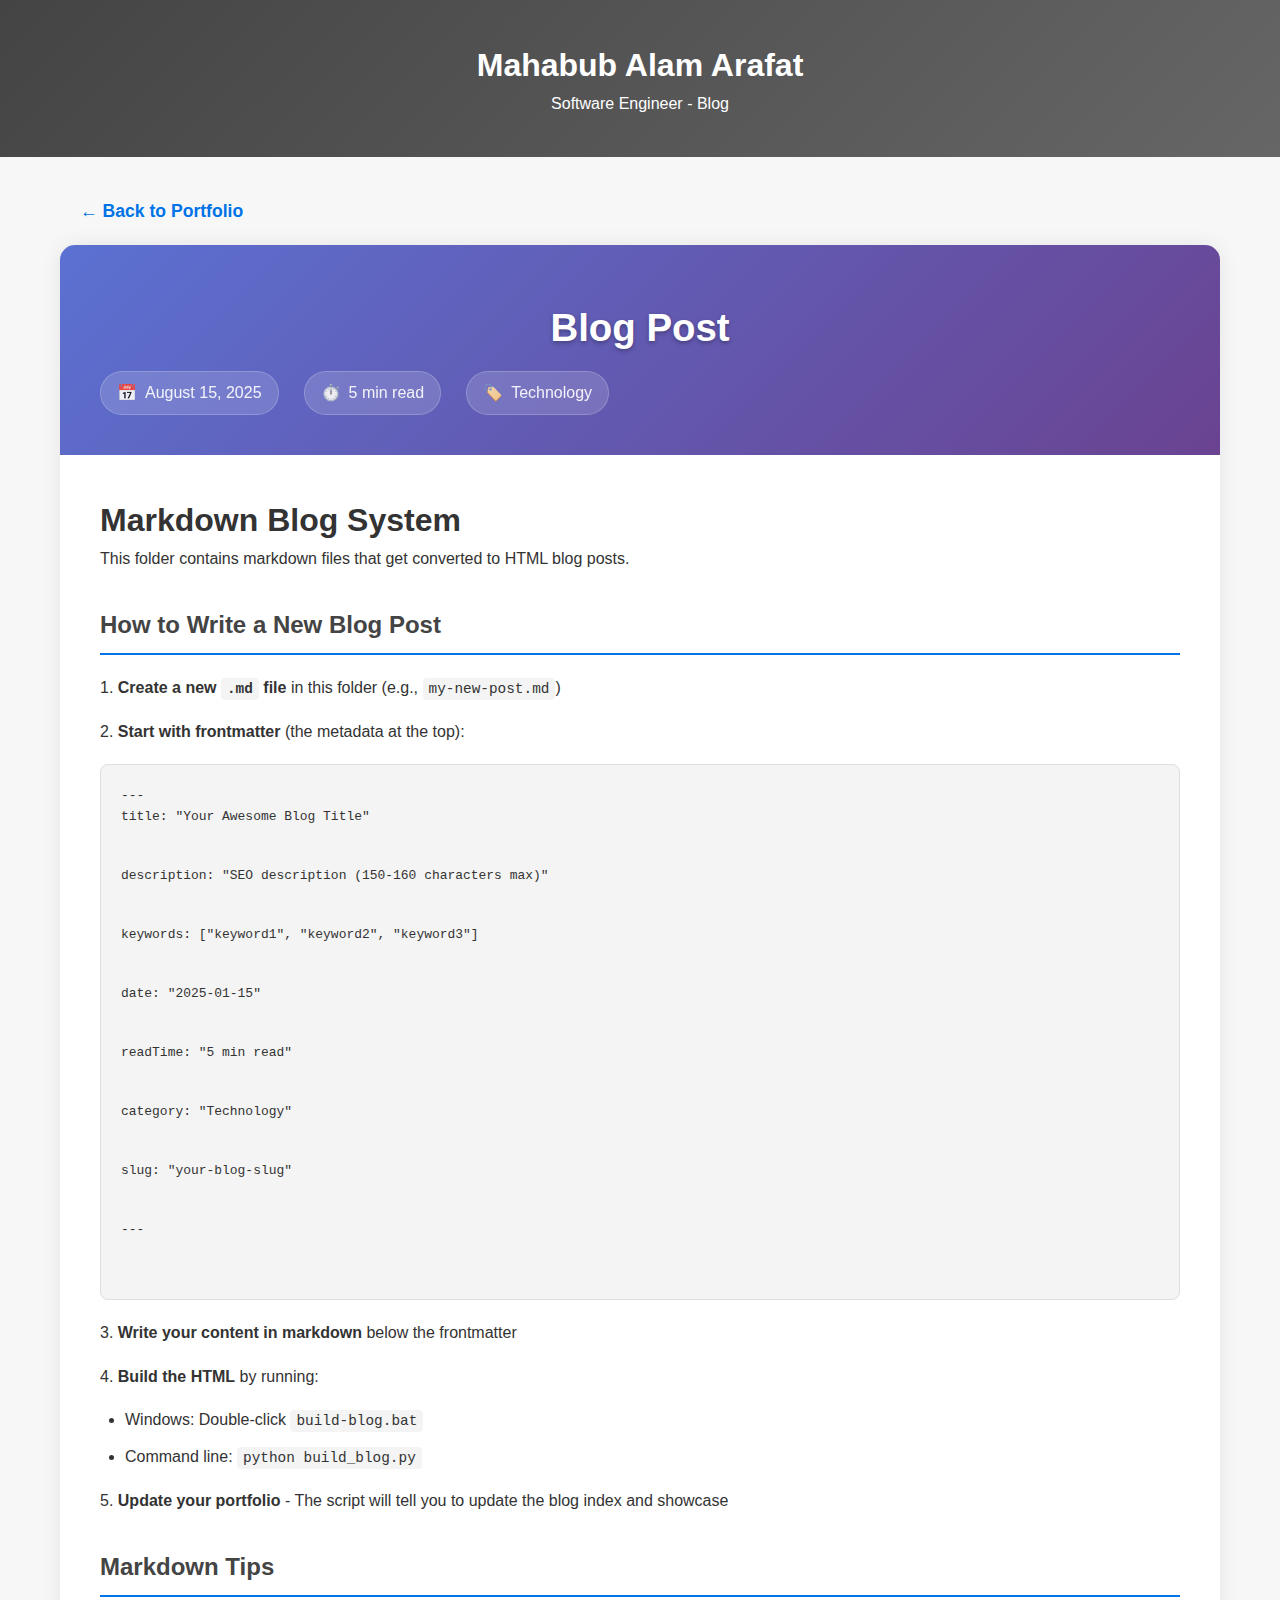
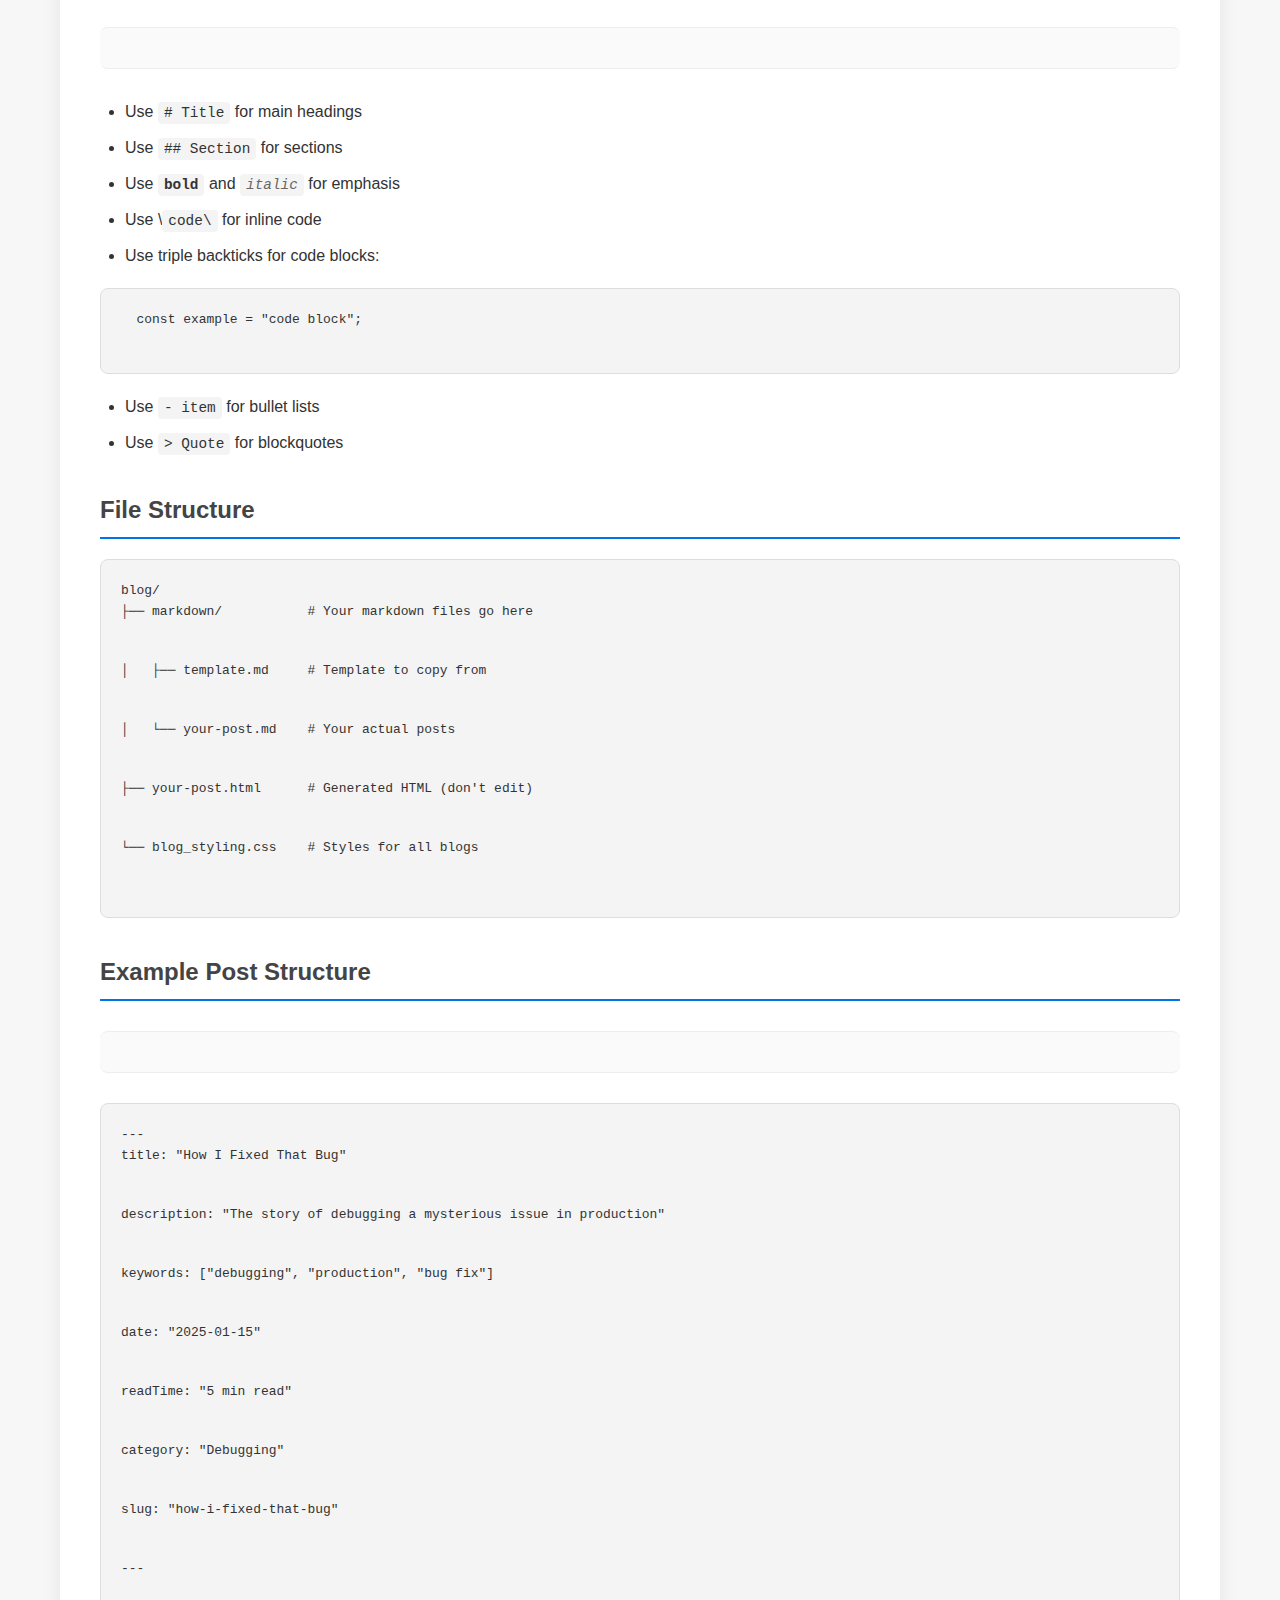
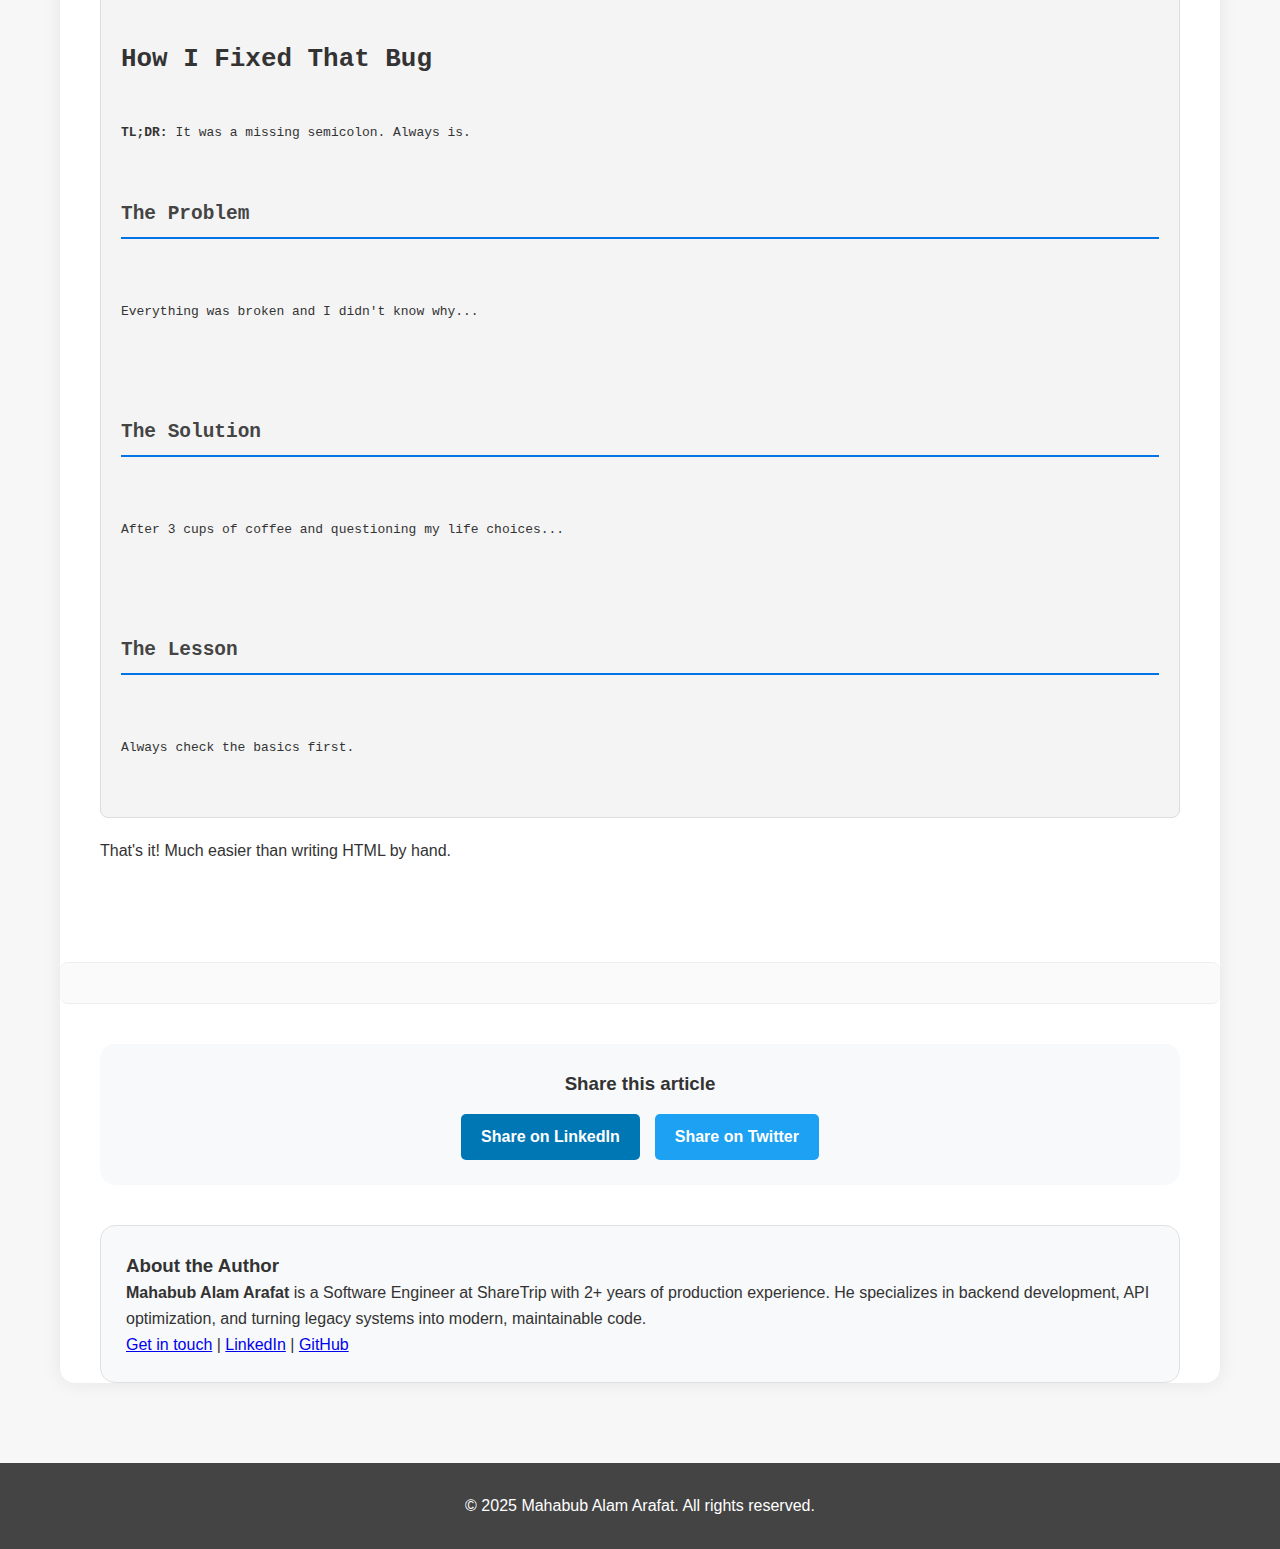
<file: blog/README.html>
<!DOCTYPE html>
<html lang="en">
<head>
    <meta charset="UTF-8">
    <meta name="viewport" content="width=device-width, initial-scale=1.0">
    <meta name="description" content="A blog post by Mahabub Alam Arafat">
    <meta name="keywords" content="">
    <meta name="author" content="Mahabub Alam Arafat">
    <meta name="robots" content="index, follow, max-snippet:-1, max-image-preview:large, max-video-preview:-1">
    
    <!-- Open Graph Meta Tags -->
    <meta property="og:title" content="Blog Post">
    <meta property="og:description" content="A blog post by Mahabub Alam Arafat">
    <meta property="og:type" content="article">
    <meta property="og:url" content="https://mahabubarafat.online/blog/blog-post.html">
    <meta property="og:site_name" content="Mahabub Alam Arafat - Portfolio">
    
    <!-- Twitter Card Meta Tags -->
    <meta name="twitter:card" content="summary_large_image">
    <meta name="twitter:title" content="Blog Post">
    <meta name="twitter:description" content="A blog post by Mahabub Alam Arafat">
    
    <!-- Structured Data -->
    <script type="application/ld+json">
    {
      "@context": "https://schema.org",
      "@type": "BlogPosting",
      "headline": "Blog Post",
      "description": "A blog post by Mahabub Alam Arafat",
      "author": {
        "@type": "Person",
        "name": "Mahabub Alam Arafat"
      },
      "datePublished": "2025-08-15",
      "dateModified": "2025-08-15",
      "publisher": {
        "@type": "Person",
        "name": "Mahabub Alam Arafat"
      },
      "mainEntityOfPage": {
        "@type": "WebPage",
        "@id": "https://mahabubarafat.online/blog/blog-post.html"
      },
      "keywords": []
    }
    </script>
    
    <title>Blog Post | Mahabub Alam Arafat</title>
    <link rel="canonical" href="https://mahabubarafat.online/blog/blog-post.html">
    
    <!-- Google AdSense Code -->
    <meta name="google-adsense-account" content="ca-pub-6705222517983610">
    <script async src="https://pagead2.googlesyndication.com/pagead/js/adsbygoogle.js?client=ca-pub-6705222517983610"
            crossorigin="anonymous"></script>
    
    <link rel="stylesheet" href="blog_styling.css">
</head>
<body>
    <header>
        <h1>Mahabub Alam Arafat</h1>
        <p>Software Engineer - Blog</p>
    </header>

    <div class="container">
        <a href="../index.html#blog" class="back-link">← Back to Portfolio</a>
        
        <article>
            <header class="article-header">
                <h1 class="article-title">Blog Post</h1>
                <div class="article-meta">
                    <div class="meta-item">
                        <span>📅</span>
                        <time datetime="2025-08-15">August 15, 2025</time>
                    </div>
                    <div class="meta-item">
                        <span>⏱️</span>
                        <span>5 min read</span>
                    </div>
                    <div class="meta-item">
                        <span>🏷️</span>
                        <span>Technology</span>
                    </div>
                </div>
            </header>

            <!-- Display Ad - Top of Article -->
            <div style="text-align: center; margin: 30px 0;">
                <ins class="adsbygoogle"
                     style="display:block"
                     data-ad-client="ca-pub-6705222517983610"
                     data-ad-slot="3215730742"
                     data-ad-format="auto"
                     data-full-width-responsive="true"></ins>
                <script>
                     (adsbygoogle = window.adsbygoogle || []).push({});
                </script>
            </div>

            <div class="content">
                <h1>Markdown Blog System</h1>

<p>This folder contains markdown files that get converted to HTML blog posts.</p>

<h2>How to Write a New Blog Post</h2>

<p>1. <strong>Create a new <code>.md</code> file</strong> in this folder (e.g., <code>my-new-post.md</code>)</p>

<p>2. <strong>Start with frontmatter</strong> (the metadata at the top):</p>
<pre><code>---
<p>title: "Your Awesome Blog Title"</p>
<p>description: "SEO description (150-160 characters max)"</p>
<p>keywords: ["keyword1", "keyword2", "keyword3"]</p>
<p>date: "2025-01-15"</p>
<p>readTime: "5 min read"</p>
<p>category: "Technology"</p>
<p>slug: "your-blog-slug"</p>
<p>---</p>
</code></pre>

<p>3. <strong>Write your content in markdown</strong> below the frontmatter</p>

<p>4. <strong>Build the HTML</strong> by running:</p>
<ul>
<li>Windows: Double-click <code>build-blog.bat</code></li>
<li>Command line: <code>python build_blog.py</code></li>
</ul>

<p>5. <strong>Update your portfolio</strong> - The script will tell you to update the blog index and showcase</p>

<h2>Markdown Tips</h2>
<div class="ad-container" style="margin: 30px 0; text-align: center;">
    <ins class="adsbygoogle"
         style="display:block; text-align:center;"
         data-ad-layout="in-article"
         data-ad-format="fluid"
         data-ad-client="ca-pub-6705222517983610"
         data-ad-slot="1879717900"></ins>
    <script>
         (adsbygoogle = window.adsbygoogle || []).push({{}});
    </script>
</div>


<ul>
<li>Use <code># Title</code> for main headings</li>
<li>Use <code>## Section</code> for sections</li>
<li>Use <code><strong>bold</strong></code> and <code><em>italic</em></code> for emphasis</li>
<li>Use \<code>code\</code> for inline code</li>
<li>Use triple backticks for code blocks:</li>
</ul>
  <pre><code>  const example = "code block";
  </code></pre>
<ul>
<li>Use <code>- item</code> for bullet lists</li>
<li>Use <code>> Quote</code> for blockquotes</li>
</ul>

<h2>File Structure</h2>

<pre><code>blog/
<p>├── markdown/           # Your markdown files go here</p>
<p>│   ├── template.md     # Template to copy from</p>
<p>│   └── your-post.md    # Your actual posts</p>
<p>├── your-post.html      # Generated HTML (don't edit)</p>
<p>└── blog_styling.css    # Styles for all blogs</p>
</code></pre>

<h2>Example Post Structure</h2>
<div class="ad-container" style="margin: 30px 0; text-align: center;">
    <ins class="adsbygoogle"
         style="display:block; text-align:center;"
         data-ad-layout="in-article"
         data-ad-format="fluid"
         data-ad-client="ca-pub-6705222517983610"
         data-ad-slot="1879717900"></ins>
    <script>
         (adsbygoogle = window.adsbygoogle || []).push({{}});
    </script>
</div>


<pre><code>---
<p>title: "How I Fixed That Bug"</p>
<p>description: "The story of debugging a mysterious issue in production"</p>
<p>keywords: ["debugging", "production", "bug fix"]</p>
<p>date: "2025-01-15"</p>
<p>readTime: "5 min read"</p>
<p>category: "Debugging"</p>
<p>slug: "how-i-fixed-that-bug"</p>
<p>---</p>

<h1>How I Fixed That Bug</h1>

<strong>TL;DR:</strong> It was a missing semicolon. Always is.

<h2>The Problem</h2>

<p>Everything was broken and I didn't know why...</p>

<h2>The Solution</h2>

<p>After 3 cups of coffee and questioning my life choices...</p>

<h2>The Lesson</h2>

<p>Always check the basics first.</p>
</code></pre>

<p>That's it! Much easier than writing HTML by hand.</p>

            </div>

            <!-- End of Article Ad -->
            <div class="ad-container" style="margin: 40px 0; text-align: center;">
                <ins class="adsbygoogle"
                     style="display:block; text-align:center;"
                     data-ad-layout="in-article"
                     data-ad-format="fluid"
                     data-ad-client="ca-pub-6705222517983610"
                     data-ad-slot="1879717900"></ins>
                <script>
                     (adsbygoogle = window.adsbygoogle || []).push({});
                </script>
            </div>

            <div class="social-share">
                <h3>Share this article</h3>
                <div class="share-buttons">
                    <a href="https://linkedin.com/shareArticle?mini=true&url=https://mahabubarafat.online/blog/blog-post.html&title=Blog%20Post" target="_blank" class="share-btn share-linkedin">Share on LinkedIn</a>
                    <a href="https://twitter.com/intent/tweet?url=https://mahabubarafat.online/blog/blog-post.html&text=Blog%20Post" target="_blank" class="share-btn share-twitter">Share on Twitter</a>
                </div>
            </div>

            <div class="author-bio">
                <h3>About the Author</h3>
                <p><strong>Mahabub Alam Arafat</strong> is a Software Engineer at ShareTrip with 2+ years of production experience. He specializes in backend development, API optimization, and turning legacy systems into modern, maintainable code.</p>
                <p><a href="../index.html#contact">Get in touch</a> | <a href="https://linkedin.com/in/mahabubarafat" target="_blank">LinkedIn</a> | <a href="https://github.com/MahabubArafat" target="_blank">GitHub</a></p>
            </div>
        </article>
    </div>

    <footer>
        <p>© 2025 Mahabub Alam Arafat. All rights reserved.</p>
    </footer>
</body>
</html>
</file>
<file: style.css>
body {
    font-family: 'Arial', sans-serif;
    margin: 0;
    padding: 0;
    background-color: #f7f7f7;
    color: #333;
}

header {
    background-color: #444;
    color: white;
    padding: 20px;
    text-align: center;
}

nav ul {
    list-style-type: none;
    padding: 0;
}

nav ul li {
    display: inline;
    margin: 0 15px;
}

nav ul li a {
    color: white;
    text-decoration: none;
}

section {
    margin: 20px auto;
    padding: 20px;
    max-width: 800px;
    background-color: white;
    box-shadow: 0px 0px 10px rgba(0, 0, 0, 0.1);
    border-radius: 10px;
}

h2 {
    color: #444;
}

/* footer {
    text-align: center;
    padding: 20px;
    background-color: #444;
    color: white;
    position: fixed;
    bottom: 0;
    width: 100%;
} */

footer {
    text-align: center;
    padding: 20px;
    background-color: #444;
    color: white;
    margin-top: auto; /* This pushes the footer to the bottom only if the content doesn't fill the page */
}

.project-list {
    display: flex;
    flex-direction: column;
}

.project {
    margin-bottom: 20px;
}

.project a {
    color: #0073e6;
    text-decoration: none;
}

.project a:hover {
    text-decoration: underline;
}
</file>
<file: blog/blog_styling.css>
/* Blog Styling CSS - Shared across all blog pages */

/* Reset and Base Styles */
* {
    margin: 0;
    padding: 0;
    box-sizing: border-box;
}

body {
    font-family: 'Arial', sans-serif;
    background-color: #f7f7f7;
    color: #333;
    line-height: 1.6;
}

/* Header Styles */
header {
    background: linear-gradient(135deg, #444, #666);
    color: white;
    padding: 40px 20px;
    text-align: center;
}

.header-content h1 {
    font-size: 2.5em;
    margin-bottom: 10px;
}

.header-content p {
    font-size: 1.2em;
    opacity: 0.9;
}

/* Navigation */
.back-link {
    display: inline-block;
    margin: 20px;
    color: #0073e6;
    text-decoration: none;
    font-weight: bold;
    font-size: 1.1em;
}

.back-link:hover {
    text-decoration: underline;
}

/* Container */
.container {
    max-width: 1200px;
    margin: 0 auto;
    padding: 20px;
}

/* Blog Index Page Styles */
.blog-grid {
    display: grid;
    grid-template-columns: repeat(2, 1fr);
    gap: 30px;
    margin-top: 20px;
}

.blog-card {
    background: white;
    border-radius: 15px;
    box-shadow: 0 8px 25px rgba(0, 0, 0, 0.1);
    overflow: hidden;
    transition: transform 0.3s ease, box-shadow 0.3s ease;
    cursor: pointer;
}

.blog-card:hover {
    transform: translateY(-8px);
    box-shadow: 0 15px 35px rgba(0, 0, 0, 0.15);
}

.blog-card-header {
    background: linear-gradient(135deg, #0073e6, #005bb5);
    color: white;
    padding: 20px;
    position: relative;
}

.blog-category {
    background: rgba(255, 255, 255, 0.2);
    padding: 5px 15px;
    border-radius: 20px;
    font-size: 0.85em;
    display: inline-block;
    margin-bottom: 15px;
}

.blog-card h2 {
    font-size: 1.4em;
    margin-bottom: 10px;
    line-height: 1.3;
}

.blog-excerpt {
    font-size: 0.95em;
    opacity: 0.9;
    line-height: 1.5;
}

.blog-card-body {
    padding: 25px;
}

.blog-meta {
    display: flex;
    justify-content: space-between;
    align-items: center;
    margin-bottom: 15px;
    font-size: 0.9em;
    color: #666;
}

.blog-date {
    display: flex;
    align-items: center;
    gap: 5px;
}

.read-time {
    display: flex;
    align-items: center;
    gap: 5px;
}

.blog-tags {
    display: flex;
    flex-wrap: wrap;
    gap: 8px;
    margin-bottom: 20px;
}

.tag {
    background-color: #f0f8ff;
    color: #0073e6;
    padding: 4px 12px;
    border-radius: 15px;
    font-size: 0.8em;
    border: 1px solid #e0e8f0;
}

.blog-stats {
    display: flex;
    justify-content: space-between;
    align-items: center;
    padding-top: 15px;
    border-top: 1px solid #eee;
    font-size: 0.85em;
    color: #777;
}

.read-more-btn {
    background: #0073e6;
    color: white;
    padding: 12px 25px;
    border-radius: 25px;
    text-decoration: none;
    font-weight: bold;
    transition: background-color 0.3s ease;
    display: inline-block;
}

.read-more-btn:hover {
    background: #005bb5;
}

/* Section Titles */
.section-title {
    text-align: center;
    margin: 40px 0;
    color: #333;
}

.section-title h2 {
    font-size: 2.2em;
    margin-bottom: 10px;
}

.section-title p {
    font-size: 1.1em;
    color: #666;
}

/* Coming Soon */
.coming-soon {
    text-align: center;
    padding: 60px 20px;
    background: white;
    border-radius: 15px;
    box-shadow: 0 8px 25px rgba(0, 0, 0, 0.1);
    margin-top: 30px;
}

.coming-soon h3 {
    color: #666;
    margin-bottom: 15px;
    font-size: 1.5em;
}

.coming-soon p {
    color: #888;
    font-size: 1.1em;
}

/* Newsletter Signup */
.newsletter-signup {
    background: linear-gradient(135deg, #0073e6, #005bb5);
    color: white;
    padding: 40px;
    border-radius: 15px;
    text-align: center;
    margin: 40px 0;
}

.newsletter-signup h3 {
    margin-bottom: 15px;
    font-size: 1.8em;
}

.newsletter-signup p {
    margin-bottom: 25px;
    opacity: 0.9;
}

.newsletter-form {
    display: flex;
    max-width: 400px;
    margin: 0 auto;
    gap: 10px;
}

.newsletter-input {
    flex: 1;
    padding: 12px 15px;
    border: none;
    border-radius: 25px;
    font-size: 1em;
}

.newsletter-btn {
    background: white;
    color: #0073e6;
    padding: 12px 25px;
    border: none;
    border-radius: 25px;
    font-weight: bold;
    cursor: pointer;
    transition: opacity 0.3s ease;
}

.newsletter-btn:hover {
    opacity: 0.9;
}

/* Google AdSense Ad Containers */
.ad-container {
    margin: 30px 0;
    padding: 20px 0;
    text-align: center;
    border-top: 1px solid #eee;
    border-bottom: 1px solid #eee;
    background: #fafafa;
    border-radius: 8px;
}

.ad-container .adsbygoogle {
    display: block !important;
    margin: 0 auto;
    max-width: 100%;
}

/* Responsive ad sizing */
@media (max-width: 768px) {
    .ad-container {
        margin: 20px 0;
        padding: 15px 0;
    }
}

/* Individual Blog Post Styles */
article {
    background-color: white;
    padding: 0;
    border-radius: 15px;
    box-shadow: 0px 0px 20px rgba(0, 0, 0, 0.08);
    overflow: hidden;
}

.article-header {
    background: linear-gradient(135deg, #667eea 0%, #764ba2 100%);
    color: white;
    padding: 60px 40px 40px 40px;
    margin: 0;
    margin-bottom: 40px;
    position: relative;
}

.article-header::before {
    content: '';
    position: absolute;
    top: 0;
    left: 0;
    right: 0;
    bottom: 0;
    background: rgba(0, 0, 0, 0.1);
    z-index: 1;
}

.article-header * {
    position: relative;
    z-index: 2;
}

.article-title {
    color: white;
    margin-bottom: 20px;
    font-size: 2.4em;
    line-height: 1.2;
    font-weight: 700;
    text-shadow: 0 2px 4px rgba(0, 0, 0, 0.3);
}

.article-meta {
    color: rgba(255, 255, 255, 0.9);
    font-size: 1em;
    display: flex;
    gap: 25px;
    flex-wrap: wrap;
}

.meta-item {
    display: flex;
    align-items: center;
    gap: 8px;
    background: rgba(255, 255, 255, 0.15);
    padding: 8px 16px;
    border-radius: 25px;
    backdrop-filter: blur(10px);
    border: 1px solid rgba(255, 255, 255, 0.2);
}

/* Content Styles */
.content {
    padding: 0 40px 40px 40px;
}

.content h2 {
    color: #444;
    margin-top: 35px;
    margin-bottom: 20px;
    font-size: 1.5em;
    border-bottom: 2px solid #0073e6;
    padding-bottom: 8px;
}

.content h3 {
    color: #555;
    margin-top: 25px;
    margin-bottom: 15px;
    font-size: 1.3em;
}

.content p {
    margin-bottom: 18px;
    text-align: justify;
}

.content ul, .content ol {
    margin-bottom: 18px;
    padding-left: 25px;
}

.content li {
    margin-bottom: 10px;
}

.content pre {
    background-color: #f4f4f4;
    border: 1px solid #ddd;
    border-radius: 8px;
    padding: 20px;
    overflow-x: auto;
    margin: 20px 0;
    font-family: 'Courier New', monospace;
    font-size: 0.9em;
    line-height: 1.5;
}

.content code {
    background-color: #f4f4f4;
    padding: 3px 6px;
    border-radius: 4px;
    font-family: 'Courier New', monospace;
    font-size: 0.9em;
}

.content pre code {
    background-color: transparent;
    padding: 0;
}

.content a {
    color: #0073e6;
    text-decoration: none;
}

.content a:hover {
    text-decoration: underline;
}

.content strong {
    color: #333;
    font-weight: bold;
}

.content em {
    font-style: italic;
    color: #666;
}

/* Table Styles */
.content table {
    width: 100%;
    border-collapse: collapse;
    margin: 25px 0;
    background-color: white;
    border-radius: 8px;
    overflow: hidden;
    box-shadow: 0 2px 8px rgba(0,0,0,0.1);
}

.content th,
.content td {
    padding: 12px 15px;
    text-align: left;
    border-bottom: 1px solid #ddd;
}

.content th {
    background-color: #0073e6;
    color: white;
    font-weight: bold;
    text-transform: uppercase;
    font-size: 0.9em;
    letter-spacing: 0.5px;
}

.content tr:nth-child(even) {
    background-color: #f8f9fa;
}

.content tr:hover {
    background-color: #e8f4fd;
}

.content td:last-child {
    font-weight: bold;
    color: #0073e6;
}

/* Responsive tables */
@media (max-width: 768px) {
    .content table {
        font-size: 0.9em;
    }
    
    .content th,
    .content td {
        padding: 8px 10px;
    }
}

/* Highlight Box */
.highlight-box {
    background-color: #e8f4fd;
    border-left: 4px solid #0073e6;
    padding: 15px 20px;
    margin: 20px 0;
    border-radius: 0 8px 8px 0;
}

/* Author Bio */
.author-bio {
    background-color: #f8f9fa;
    padding: 25px;
    border-radius: 15px;
    margin: 40px 40px 0 40px;
    border: 1px solid #e0e0e0;
}

.author-bio h3 {
    margin-top: 0;
    color: #333;
}

/* Social Share */
.social-share {
    margin: 30px 40px;
    padding: 25px;
    background-color: #f8f9fa;
    border-radius: 15px;
    text-align: center;
}

.share-buttons {
    display: flex;
    justify-content: center;
    gap: 15px;
    margin-top: 15px;
    flex-wrap: wrap;
}

.share-btn {
    padding: 10px 20px;
    border-radius: 5px;
    text-decoration: none;
    color: white;
    font-weight: bold;
    transition: opacity 0.3s;
}

.share-btn:hover {
    opacity: 0.8;
}

.share-linkedin { 
    background-color: #0077b5; 
}

.share-twitter { 
    background-color: #1da1f2; 
}

/* Footer */
footer {
    background-color: #444;
    color: white;
    text-align: center;
    padding: 30px;
    margin-top: 60px;
}

footer a {
    color: #ccc;
    text-decoration: none;
}

footer a:hover {
    color: white;
}

/* Responsive Design */
@media (max-width: 768px) {
    .header-content h1 {
        font-size: 2em;
    }
    
    .blog-grid {
        grid-template-columns: 1fr;
        gap: 20px;
    }
    
    .container {
        padding: 10px;
    }
    
    .newsletter-form {
        flex-direction: column;
    }
    
    .blog-meta {
        flex-direction: column;
        align-items: flex-start;
        gap: 10px;
    }
    
    article {
        padding: 20px;
    }
    
    .article-title {
        font-size: 1.8em;
    }
    
    .article-meta {
        flex-direction: column;
        gap: 10px;
    }
    
    .share-buttons {
        flex-direction: column;
        align-items: center;
    }
}
</file>
